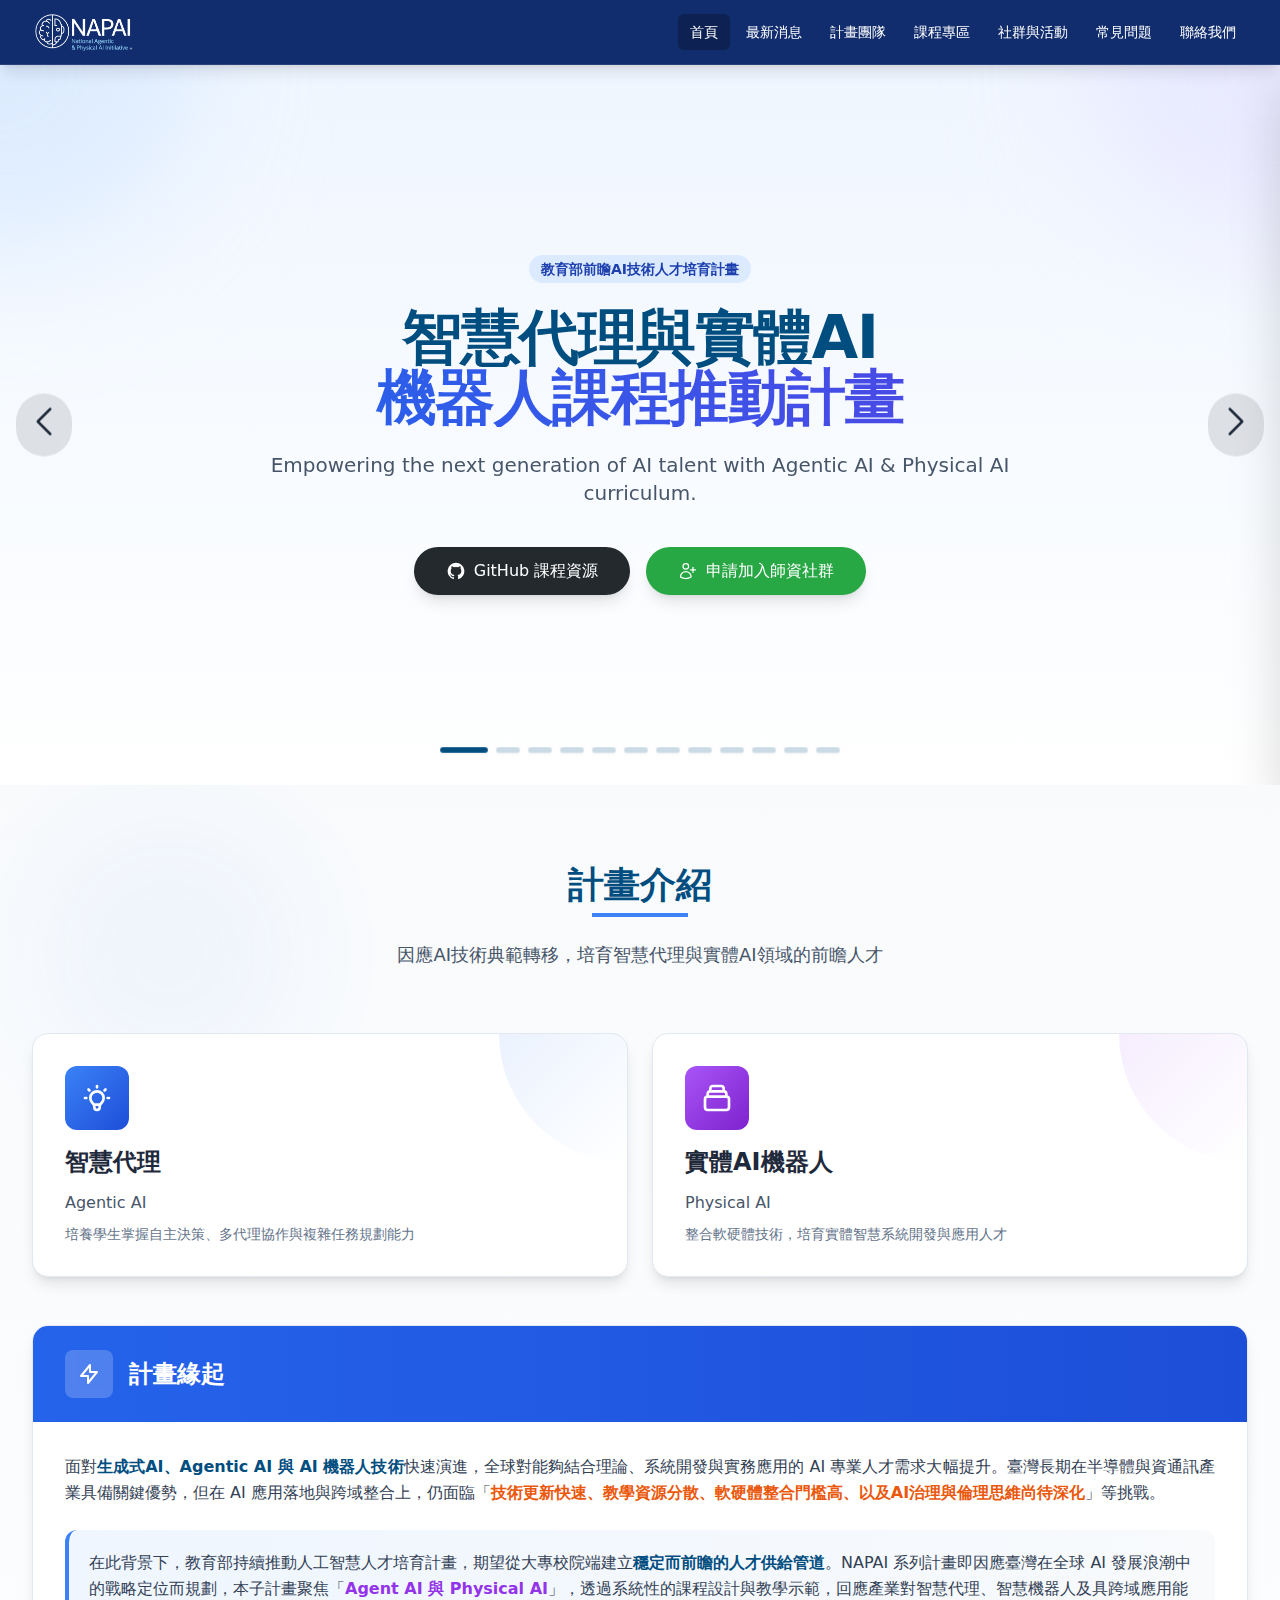
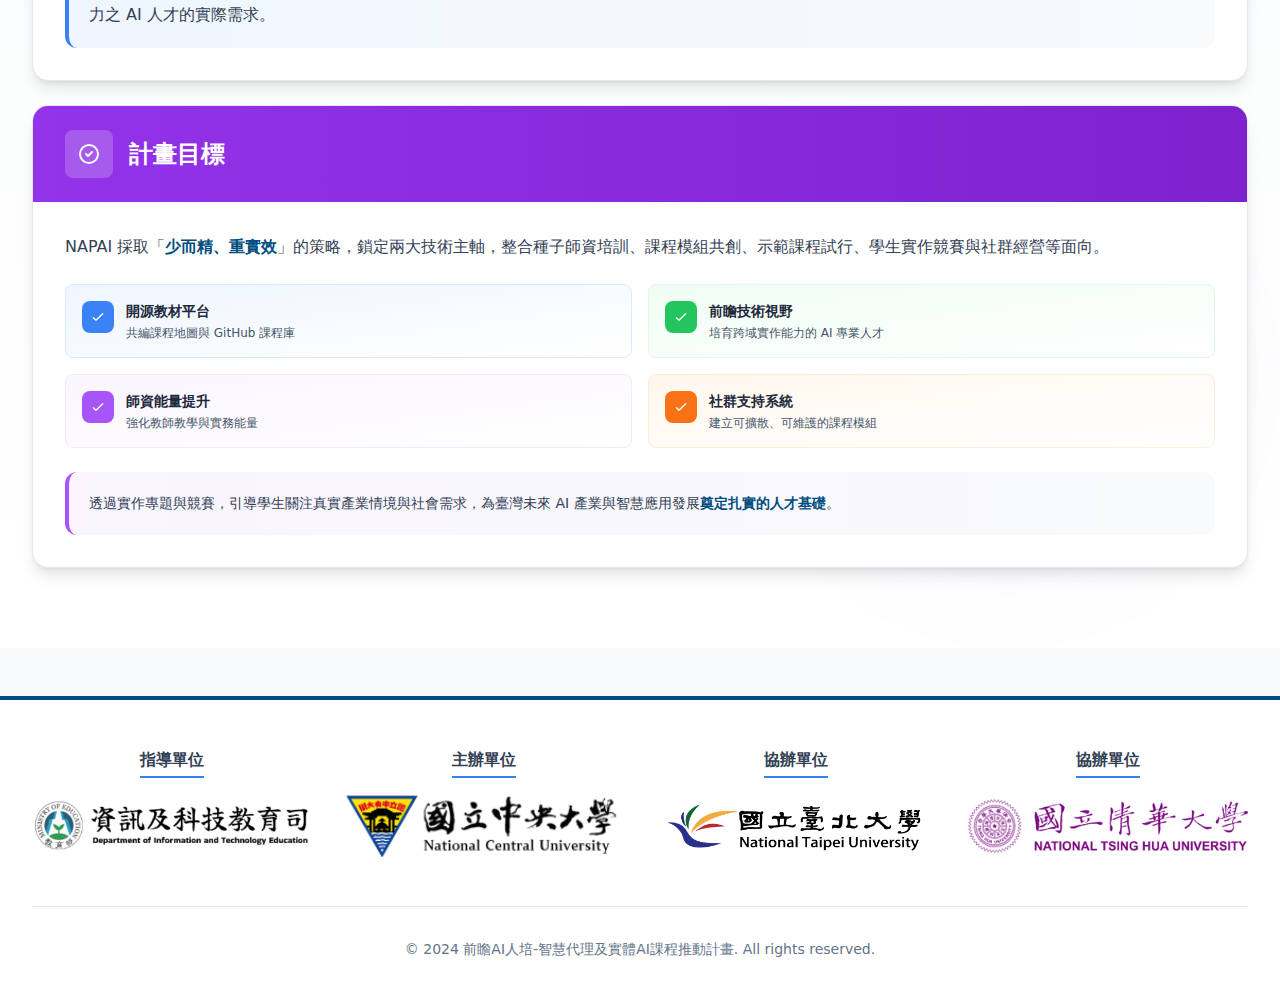
<file: index.html>
<!DOCTYPE html><html><head><meta charset="utf-8"><meta name="viewport" content="width=device-width, initial-scale=1"><title>前瞻AI人培-智慧代理及實體AI課程推動計畫</title><style>html[data-v-25a6c0ae]{scroll-behavior:smooth}</style><style>.animate-blob[data-v-8705da82]{animation:blob-8705da82 7s infinite}.animation-delay-2000[data-v-8705da82]{animation-delay:2s}@keyframes blob-8705da82{0%{transform:translate(-50%,-50%) scale(1)}33%{transform:translate(-50%,-50%) scale(1.1)}66%{transform:translate(-50%,-50%) scale(.9)}to{transform:translate(-50%,-50%) scale(1)}}</style><style>.animate-blob[data-v-44337379]{animation:blob-44337379 7s infinite}.animation-delay-2000[data-v-44337379]{animation-delay:2s}@keyframes blob-44337379{0%{transform:translate(-50%,-50%) scale(1)}33%{transform:translate(-50%,-50%) scale(1.1)}66%{transform:translate(-50%,-50%) scale(.9)}to{transform:translate(-50%,-50%) scale(1)}}</style><link rel="stylesheet" href="/_nuxt/entry.DI6uUDIE.css" crossorigin><style>:where(.i-heroicons\:chevron-left){display:inline-block;width:1em;height:1em;background-color:currentColor;-webkit-mask-image:var(--svg);mask-image:var(--svg);-webkit-mask-repeat:no-repeat;mask-repeat:no-repeat;-webkit-mask-size:100% 100%;mask-size:100% 100%;--svg:url("data:image/svg+xml,%3Csvg xmlns='http://www.w3.org/2000/svg' viewBox='0 0 24 24' width='24' height='24'%3E%3Cpath fill='none' stroke='black' stroke-linecap='round' stroke-linejoin='round' stroke-width='1.5' d='M15.75 19.5L8.25 12l7.5-7.5'/%3E%3C/svg%3E")}:where(.i-heroicons\:chevron-right){display:inline-block;width:1em;height:1em;background-color:currentColor;-webkit-mask-image:var(--svg);mask-image:var(--svg);-webkit-mask-repeat:no-repeat;mask-repeat:no-repeat;-webkit-mask-size:100% 100%;mask-size:100% 100%;--svg:url("data:image/svg+xml,%3Csvg xmlns='http://www.w3.org/2000/svg' viewBox='0 0 24 24' width='24' height='24'%3E%3Cpath fill='none' stroke='black' stroke-linecap='round' stroke-linejoin='round' stroke-width='1.5' d='m8.25 4.5l7.5 7.5l-7.5 7.5'/%3E%3C/svg%3E")}:where(.i-heroicons\:user-plus){display:inline-block;width:1em;height:1em;background-color:currentColor;-webkit-mask-image:var(--svg);mask-image:var(--svg);-webkit-mask-repeat:no-repeat;mask-repeat:no-repeat;-webkit-mask-size:100% 100%;mask-size:100% 100%;--svg:url("data:image/svg+xml,%3Csvg xmlns='http://www.w3.org/2000/svg' viewBox='0 0 24 24' width='24' height='24'%3E%3Cpath fill='none' stroke='black' stroke-linecap='round' stroke-linejoin='round' stroke-width='1.5' d='M18 7.5v3m0 0v3m0-3h3m-3 0h-3m-2.25-4.125a3.375 3.375 0 1 1-6.75 0a3.375 3.375 0 0 1 6.75 0M3 19.235v-.11a6.375 6.375 0 0 1 12.75 0v.109A12.3 12.3 0 0 1 9.374 21C7.043 21 4.862 20.355 3 19.234'/%3E%3C/svg%3E")}:where(.i-uil\:github){display:inline-block;width:1em;height:1em;background-color:currentColor;-webkit-mask-image:var(--svg);mask-image:var(--svg);-webkit-mask-repeat:no-repeat;mask-repeat:no-repeat;-webkit-mask-size:100% 100%;mask-size:100% 100%;--svg:url("data:image/svg+xml,%3Csvg xmlns='http://www.w3.org/2000/svg' viewBox='0 0 24 24' width='24' height='24'%3E%3Cpath fill='black' d='M12 2.247a10 10 0 0 0-3.162 19.487c.5.088.687-.212.687-.475c0-.237-.012-1.025-.012-1.862c-2.513.462-3.163-.613-3.363-1.175a3.64 3.64 0 0 0-1.025-1.413c-.35-.187-.85-.65-.013-.662a2 2 0 0 1 1.538 1.025a2.137 2.137 0 0 0 2.912.825a2.1 2.1 0 0 1 .638-1.338c-2.225-.25-4.55-1.112-4.55-4.937a3.9 3.9 0 0 1 1.025-2.688a3.6 3.6 0 0 1 .1-2.65s.837-.262 2.75 1.025a9.43 9.43 0 0 1 5 0c1.912-1.3 2.75-1.025 2.75-1.025a3.6 3.6 0 0 1 .1 2.65a3.87 3.87 0 0 1 1.025 2.688c0 3.837-2.338 4.687-4.562 4.937a2.37 2.37 0 0 1 .674 1.85c0 1.338-.012 2.413-.012 2.75c0 .263.187.575.687.475A10.005 10.005 0 0 0 12 2.247'/%3E%3C/svg%3E")}</style><link rel="preload" as="fetch" crossorigin="anonymous" href="/_payload.json?a0bd6aec-17e4-4618-9e61-85268b3c378a"><link rel="modulepreload" as="script" crossorigin href="/_nuxt/CdLM33VE.js"><link rel="modulepreload" as="script" crossorigin href="/_nuxt/DR7a7otN.js"><link rel="modulepreload" as="script" crossorigin href="/_nuxt/CL9s2MmM.js"><link rel="modulepreload" as="script" crossorigin href="/_nuxt/DlAUqK2U.js"><link rel="modulepreload" as="script" crossorigin href="/_nuxt/BG4UNQqe.js"><link rel="modulepreload" as="script" crossorigin href="/_nuxt/DydVOlhH.js"><link rel="preload" as="fetch" fetchpriority="low" crossorigin="anonymous" href="/_nuxt/builds/meta/a0bd6aec-17e4-4618-9e61-85268b3c378a.json"><script type="module" src="/_nuxt/CdLM33VE.js" crossorigin></script><meta name="description" content="教育部前瞻AI技術人才培育計畫 - 智慧代理與實體AI機器人課程推動計畫"><link rel="icon" type="image/png" href="/image/logos/logo.png"></head><body><!--teleport start anchor--><!----><!--teleport anchor--><div id="__nuxt"><div class="min-h-screen flex flex-col font-sans text-slate-800 bg-slate-50 selection:bg-blue-200 selection:text-blue-900" data-v-25a6c0ae><nav class="sticky top-0 z-50 bg-[#112D6D] shadow-lg border-b border-white/10" data-v-25a6c0ae><div class="max-w-7xl mx-auto px-4 sm:px-6 lg:px-8" data-v-25a6c0ae><div class="flex items-center justify-between h-16" data-v-25a6c0ae><div class="flex-shrink-0 flex items-center" data-v-25a6c0ae><a aria-current="page" href="/" class="router-link-active router-link-exact-active flex items-center gap-2 group" data-v-25a6c0ae><img class="h-10 w-auto transition-transform group-hover:scale-105" src="/image/logos/logo-removebg.png" alt="NAPAI計畫Logo" data-v-25a6c0ae></a></div><div class="hidden md:block" data-v-25a6c0ae><div class="ml-10 flex items-baseline space-x-1" data-v-25a6c0ae><!--[--><a aria-current="page" href="/" class="bg-[#0d2252] router-link-exact-active px-3 py-2 rounded-md text-sm font-medium text-white hover:bg-blue-600 hover:text-white transition-all duration-200 ease-in-out" data-v-25a6c0ae>首頁</a><a href="/news" class="px-3 py-2 rounded-md text-sm font-medium text-white hover:bg-blue-600 hover:text-white transition-all duration-200 ease-in-out" data-v-25a6c0ae>最新消息</a><a href="/team" class="px-3 py-2 rounded-md text-sm font-medium text-white hover:bg-blue-600 hover:text-white transition-all duration-200 ease-in-out" data-v-25a6c0ae>計畫團隊</a><a href="/curriculum" class="px-3 py-2 rounded-md text-sm font-medium text-white hover:bg-blue-600 hover:text-white transition-all duration-200 ease-in-out" data-v-25a6c0ae>課程專區</a><a href="/community" class="px-3 py-2 rounded-md text-sm font-medium text-white hover:bg-blue-600 hover:text-white transition-all duration-200 ease-in-out" data-v-25a6c0ae>社群與活動</a><a href="/faq" class="px-3 py-2 rounded-md text-sm font-medium text-white hover:bg-blue-600 hover:text-white transition-all duration-200 ease-in-out" data-v-25a6c0ae>常見問題</a><a href="/contact" class="px-3 py-2 rounded-md text-sm font-medium text-white hover:bg-blue-600 hover:text-white transition-all duration-200 ease-in-out" data-v-25a6c0ae>聯絡我們</a><!--]--></div></div><div class="-mr-2 flex md:hidden" data-v-25a6c0ae><button type="button" class="inline-flex items-center justify-center p-2 rounded-md text-blue-200 hover:text-white hover:bg-blue-700 focus:outline-none focus:ring-2 focus:ring-offset-2 focus:ring-offset-blue-800 focus:ring-white" data-v-25a6c0ae><span class="sr-only" data-v-25a6c0ae>Open main menu</span><svg class="h-6 w-6" xmlns="http://www.w3.org/2000/svg" fill="none" viewBox="0 0 24 24" stroke="currentColor" aria-hidden="true" data-v-25a6c0ae><path stroke-linecap="round" stroke-linejoin="round" stroke-width="2" d="M4 6h16M4 12h16M4 18h16" data-v-25a6c0ae></path></svg></button></div></div></div><div class="md:hidden bg-[#112D6D] border-t border-blue-700" style="display:none;" data-v-25a6c0ae><div class="px-2 pt-2 pb-3 space-y-1 sm:px-3" data-v-25a6c0ae><!--[--><a aria-current="page" href="/" class="bg-[#0d2252] router-link-exact-active block px-3 py-2 rounded-md text-base font-medium text-white hover:bg-blue-700 hover:text-white transition-colors" data-v-25a6c0ae>首頁</a><a href="/news" class="block px-3 py-2 rounded-md text-base font-medium text-white hover:bg-blue-700 hover:text-white transition-colors" data-v-25a6c0ae>最新消息</a><a href="/team" class="block px-3 py-2 rounded-md text-base font-medium text-white hover:bg-blue-700 hover:text-white transition-colors" data-v-25a6c0ae>計畫團隊</a><a href="/curriculum" class="block px-3 py-2 rounded-md text-base font-medium text-white hover:bg-blue-700 hover:text-white transition-colors" data-v-25a6c0ae>課程專區</a><a href="/community" class="block px-3 py-2 rounded-md text-base font-medium text-white hover:bg-blue-700 hover:text-white transition-colors" data-v-25a6c0ae>社群與活動</a><a href="/faq" class="block px-3 py-2 rounded-md text-base font-medium text-white hover:bg-blue-700 hover:text-white transition-colors" data-v-25a6c0ae>常見問題</a><a href="/contact" class="block px-3 py-2 rounded-md text-base font-medium text-white hover:bg-blue-700 hover:text-white transition-colors" data-v-25a6c0ae>聯絡我們</a><!--]--></div></div></nav><main class="flex-grow" data-v-25a6c0ae><!--[--><div class="overflow-x-hidden" data-v-8705da82><div class="relative w-full h-[60vh] md:h-[70vh] lg:h-[80vh] overflow-hidden bg-slate-50 group" data-v-8705da82 data-v-44337379><div class="flex w-full h-full transition-transform duration-700 ease-[cubic-bezier(0.25,0.8,0.25,1)]" style="transform:translateX(-0%);" data-v-44337379><div class="min-w-full h-full relative flex flex-col justify-center items-center bg-gradient-to-b from-blue-50 to-white overflow-hidden" data-v-44337379><div class="absolute top-0 left-0 -translate-x-1/2 -translate-y-1/2 w-96 h-96 bg-blue-200 rounded-full mix-blend-multiply filter blur-3xl opacity-30 animate-blob" data-v-44337379></div><div class="absolute top-0 right-0 translate-x-1/2 -translate-y-1/2 w-96 h-96 bg-purple-200 rounded-full mix-blend-multiply filter blur-3xl opacity-30 animate-blob animation-delay-2000" data-v-44337379></div><div class="max-w-7xl mx-auto px-4 sm:px-6 lg:px-8 text-center relative z-10 scale-90 md:scale-100" data-v-44337379><span class="inline-block py-1 px-3 rounded-full bg-blue-100 text-blue-800 text-sm font-semibold mb-6" data-v-44337379> 教育部前瞻AI技術人才培育計畫 </span><h1 class="text-4xl tracking-tight font-extrabold text-[#004d80] sm:text-5xl md:text-6xl mb-6" data-v-44337379><span class="block" data-v-44337379>智慧代理與實體AI</span><span class="block text-transparent bg-clip-text bg-gradient-to-r from-blue-600 to-indigo-600" data-v-44337379>機器人課程推動計畫</span></h1><p class="mt-3 max-w-md mx-auto text-base text-slate-600 sm:text-lg md:text-xl md:max-w-3xl mb-10" data-v-44337379> Empowering the next generation of AI talent with Agentic AI &amp; Physical AI curriculum. </p><div class="flex flex-wrap justify-center gap-4" data-v-44337379><a href="/curriculum" class="px-8 py-3 rounded-full flex items-center justify-center gap-2 bg-[#24292e] text-white hover:bg-slate-800 transition shadow-lg hover:shadow-xl transform hover:-translate-y-0.5 font-medium" data-v-44337379><span class="iconify i-uil:github" aria-hidden="true" style="font-size:20px;" data-v-44337379></span> GitHub 課程資源 </a><button class="px-8 py-3 rounded-full flex items-center justify-center gap-2 bg-[#28a745] text-white hover:bg-green-600 transition shadow-lg hover:shadow-xl transform hover:-translate-y-0.5 font-medium" data-v-44337379><span class="iconify i-heroicons:user-plus" aria-hidden="true" style="font-size:20px;" data-v-44337379></span> 申請加入師資社群 </button></div></div></div><!--[--><div class="min-w-full h-full relative" data-v-44337379><div class="absolute inset-0 overflow-hidden bg-slate-900" data-v-44337379><img src="/image/intro/投影片1.PNG" alt="" class="w-full h-full object-cover blur-3xl scale-110 opacity-50 brightness-50" data-v-44337379></div><div class="relative w-full h-full flex items-center justify-center" data-v-44337379><img src="/image/intro/投影片1.PNG" alt="Intro Slide" class="w-full h-full object-contain drop-shadow-2xl" data-v-44337379></div></div><div class="min-w-full h-full relative" data-v-44337379><div class="absolute inset-0 overflow-hidden bg-slate-900" data-v-44337379><img src="/image/intro/投影片2.PNG" alt="" class="w-full h-full object-cover blur-3xl scale-110 opacity-50 brightness-50" data-v-44337379></div><div class="relative w-full h-full flex items-center justify-center" data-v-44337379><img src="/image/intro/投影片2.PNG" alt="Intro Slide" class="w-full h-full object-contain drop-shadow-2xl" data-v-44337379></div></div><div class="min-w-full h-full relative" data-v-44337379><div class="absolute inset-0 overflow-hidden bg-slate-900" data-v-44337379><img src="/image/intro/投影片3.PNG" alt="" class="w-full h-full object-cover blur-3xl scale-110 opacity-50 brightness-50" data-v-44337379></div><div class="relative w-full h-full flex items-center justify-center" data-v-44337379><img src="/image/intro/投影片3.PNG" alt="Intro Slide" class="w-full h-full object-contain drop-shadow-2xl" data-v-44337379></div></div><div class="min-w-full h-full relative" data-v-44337379><div class="absolute inset-0 overflow-hidden bg-slate-900" data-v-44337379><img src="/image/intro/投影片4.PNG" alt="" class="w-full h-full object-cover blur-3xl scale-110 opacity-50 brightness-50" data-v-44337379></div><div class="relative w-full h-full flex items-center justify-center" data-v-44337379><img src="/image/intro/投影片4.PNG" alt="Intro Slide" class="w-full h-full object-contain drop-shadow-2xl" data-v-44337379></div></div><div class="min-w-full h-full relative" data-v-44337379><div class="absolute inset-0 overflow-hidden bg-slate-900" data-v-44337379><img src="/image/intro/投影片5.PNG" alt="" class="w-full h-full object-cover blur-3xl scale-110 opacity-50 brightness-50" data-v-44337379></div><div class="relative w-full h-full flex items-center justify-center" data-v-44337379><img src="/image/intro/投影片5.PNG" alt="Intro Slide" class="w-full h-full object-contain drop-shadow-2xl" data-v-44337379></div></div><div class="min-w-full h-full relative" data-v-44337379><div class="absolute inset-0 overflow-hidden bg-slate-900" data-v-44337379><img src="/image/intro/投影片6.PNG" alt="" class="w-full h-full object-cover blur-3xl scale-110 opacity-50 brightness-50" data-v-44337379></div><div class="relative w-full h-full flex items-center justify-center" data-v-44337379><img src="/image/intro/投影片6.PNG" alt="Intro Slide" class="w-full h-full object-contain drop-shadow-2xl" data-v-44337379></div></div><div class="min-w-full h-full relative" data-v-44337379><div class="absolute inset-0 overflow-hidden bg-slate-900" data-v-44337379><img src="/image/intro/投影片7.PNG" alt="" class="w-full h-full object-cover blur-3xl scale-110 opacity-50 brightness-50" data-v-44337379></div><div class="relative w-full h-full flex items-center justify-center" data-v-44337379><img src="/image/intro/投影片7.PNG" alt="Intro Slide" class="w-full h-full object-contain drop-shadow-2xl" data-v-44337379></div></div><div class="min-w-full h-full relative" data-v-44337379><div class="absolute inset-0 overflow-hidden bg-slate-900" data-v-44337379><img src="/image/intro/投影片8.PNG" alt="" class="w-full h-full object-cover blur-3xl scale-110 opacity-50 brightness-50" data-v-44337379></div><div class="relative w-full h-full flex items-center justify-center" data-v-44337379><img src="/image/intro/投影片8.PNG" alt="Intro Slide" class="w-full h-full object-contain drop-shadow-2xl" data-v-44337379></div></div><div class="min-w-full h-full relative" data-v-44337379><div class="absolute inset-0 overflow-hidden bg-slate-900" data-v-44337379><img src="/image/intro/投影片9.PNG" alt="" class="w-full h-full object-cover blur-3xl scale-110 opacity-50 brightness-50" data-v-44337379></div><div class="relative w-full h-full flex items-center justify-center" data-v-44337379><img src="/image/intro/投影片9.PNG" alt="Intro Slide" class="w-full h-full object-contain drop-shadow-2xl" data-v-44337379></div></div><div class="min-w-full h-full relative" data-v-44337379><div class="absolute inset-0 overflow-hidden bg-slate-900" data-v-44337379><img src="/image/intro/投影片10.PNG" alt="" class="w-full h-full object-cover blur-3xl scale-110 opacity-50 brightness-50" data-v-44337379></div><div class="relative w-full h-full flex items-center justify-center" data-v-44337379><img src="/image/intro/投影片10.PNG" alt="Intro Slide" class="w-full h-full object-contain drop-shadow-2xl" data-v-44337379></div></div><div class="min-w-full h-full relative" data-v-44337379><div class="absolute inset-0 overflow-hidden bg-slate-900" data-v-44337379><img src="/image/intro/投影片11.PNG" alt="" class="w-full h-full object-cover blur-3xl scale-110 opacity-50 brightness-50" data-v-44337379></div><div class="relative w-full h-full flex items-center justify-center" data-v-44337379><img src="/image/intro/投影片11.PNG" alt="Intro Slide" class="w-full h-full object-contain drop-shadow-2xl" data-v-44337379></div></div><!--]--></div><button class="absolute top-1/2 left-4 z-20 transform -translate-y-1/2 bg-black/10 hover:bg-black/30 text-slate-800 hover:text-white p-2 rounded-full backdrop-blur-sm transition-all focus:outline-none" data-v-44337379><span class="iconify i-heroicons:chevron-left w-8 h-8 md:w-10 md:h-10" aria-hidden="true" style="" data-v-44337379></span></button><button class="absolute top-1/2 right-4 z-20 transform -translate-y-1/2 bg-black/10 hover:bg-black/30 text-slate-800 hover:text-white p-2 rounded-full backdrop-blur-sm transition-all focus:outline-none" data-v-44337379><span class="iconify i-heroicons:chevron-right w-8 h-8 md:w-10 md:h-10" aria-hidden="true" style="" data-v-44337379></span></button><div class="absolute bottom-8 left-1/2 transform -translate-x-1/2 z-20 flex space-x-2" data-v-44337379><!--[--><button class="w-12 bg-[#004d80] h-1.5 rounded-full transition-all duration-300 focus:outline-none shadow-sm backdrop-blur-sm border border-white/20" data-v-44337379></button><button class="w-6 bg-[#004d80]/20 hover:bg-[#004d80]/50 h-1.5 rounded-full transition-all duration-300 focus:outline-none shadow-sm backdrop-blur-sm border border-white/20" data-v-44337379></button><button class="w-6 bg-[#004d80]/20 hover:bg-[#004d80]/50 h-1.5 rounded-full transition-all duration-300 focus:outline-none shadow-sm backdrop-blur-sm border border-white/20" data-v-44337379></button><button class="w-6 bg-[#004d80]/20 hover:bg-[#004d80]/50 h-1.5 rounded-full transition-all duration-300 focus:outline-none shadow-sm backdrop-blur-sm border border-white/20" data-v-44337379></button><button class="w-6 bg-[#004d80]/20 hover:bg-[#004d80]/50 h-1.5 rounded-full transition-all duration-300 focus:outline-none shadow-sm backdrop-blur-sm border border-white/20" data-v-44337379></button><button class="w-6 bg-[#004d80]/20 hover:bg-[#004d80]/50 h-1.5 rounded-full transition-all duration-300 focus:outline-none shadow-sm backdrop-blur-sm border border-white/20" data-v-44337379></button><button class="w-6 bg-[#004d80]/20 hover:bg-[#004d80]/50 h-1.5 rounded-full transition-all duration-300 focus:outline-none shadow-sm backdrop-blur-sm border border-white/20" data-v-44337379></button><button class="w-6 bg-[#004d80]/20 hover:bg-[#004d80]/50 h-1.5 rounded-full transition-all duration-300 focus:outline-none shadow-sm backdrop-blur-sm border border-white/20" data-v-44337379></button><button class="w-6 bg-[#004d80]/20 hover:bg-[#004d80]/50 h-1.5 rounded-full transition-all duration-300 focus:outline-none shadow-sm backdrop-blur-sm border border-white/20" data-v-44337379></button><button class="w-6 bg-[#004d80]/20 hover:bg-[#004d80]/50 h-1.5 rounded-full transition-all duration-300 focus:outline-none shadow-sm backdrop-blur-sm border border-white/20" data-v-44337379></button><button class="w-6 bg-[#004d80]/20 hover:bg-[#004d80]/50 h-1.5 rounded-full transition-all duration-300 focus:outline-none shadow-sm backdrop-blur-sm border border-white/20" data-v-44337379></button><button class="w-6 bg-[#004d80]/20 hover:bg-[#004d80]/50 h-1.5 rounded-full transition-all duration-300 focus:outline-none shadow-sm backdrop-blur-sm border border-white/20" data-v-44337379></button><!--]--></div></div><section id="about" class="py-20 bg-gradient-to-b from-slate-50 to-white relative overflow-hidden" data-v-8705da82><div class="absolute top-0 left-0 w-full h-full pointer-events-none opacity-5" data-v-8705da82><div class="absolute top-10 left-10 w-64 h-64 bg-blue-500 rounded-full blur-3xl" data-v-8705da82></div><div class="absolute bottom-20 right-20 w-96 h-96 bg-purple-500 rounded-full blur-3xl" data-v-8705da82></div></div><div class="max-w-7xl mx-auto px-4 sm:px-6 lg:px-8 relative z-10" data-v-8705da82><div class="text-center mb-16" data-v-8705da82><h2 class="text-4xl font-bold text-[#004d80] inline-block relative after:content-[&#39;&#39;] after:block after:w-2/3 after:h-1 after:bg-blue-500 after:mx-auto after:mt-2" data-v-8705da82>計畫介紹</h2><p class="mt-6 text-lg text-slate-600 max-w-3xl mx-auto" data-v-8705da82>因應AI技術典範轉移，培育智慧代理與實體AI領域的前瞻人才</p></div><div class="grid grid-cols-1 md:grid-cols-2 gap-6 mb-12" data-v-8705da82><div class="group bg-white rounded-2xl shadow-lg border border-slate-200 p-8 hover:shadow-2xl hover:-translate-y-1 transition-all duration-300 relative overflow-hidden" data-v-8705da82><div class="absolute top-0 right-0 w-32 h-32 bg-gradient-to-br from-blue-500/10 to-transparent rounded-bl-full" data-v-8705da82></div><div class="relative z-10" data-v-8705da82><div class="w-16 h-16 bg-gradient-to-br from-blue-500 to-blue-700 rounded-xl flex items-center justify-center mb-4 group-hover:scale-110 transition-transform" data-v-8705da82><svg class="w-8 h-8 text-white" fill="none" stroke="currentColor" viewBox="0 0 24 24" data-v-8705da82><path stroke-linecap="round" stroke-linejoin="round" stroke-width="2" d="M9.663 17h4.673M12 3v1m6.364 1.636l-.707.707M21 12h-1M4 12H3m3.343-5.657l-.707-.707m2.828 9.9a5 5 0 117.072 0l-.548.547A3.374 3.374 0 0014 18.469V19a2 2 0 11-4 0v-.531c0-.895-.356-1.754-.988-2.386l-.548-.547z" data-v-8705da82></path></svg></div><h3 class="text-2xl font-bold text-slate-800 mb-3 group-hover:text-[#004d80] transition-colors" data-v-8705da82>智慧代理</h3><p class="text-slate-600 leading-relaxed" data-v-8705da82>Agentic AI</p><p class="text-sm text-slate-500 mt-2" data-v-8705da82>培養學生掌握自主決策、多代理協作與複雜任務規劃能力</p></div></div><div class="group bg-white rounded-2xl shadow-lg border border-slate-200 p-8 hover:shadow-2xl hover:-translate-y-1 transition-all duration-300 relative overflow-hidden" data-v-8705da82><div class="absolute top-0 right-0 w-32 h-32 bg-gradient-to-br from-purple-500/10 to-transparent rounded-bl-full" data-v-8705da82></div><div class="relative z-10" data-v-8705da82><div class="w-16 h-16 bg-gradient-to-br from-purple-500 to-purple-700 rounded-xl flex items-center justify-center mb-4 group-hover:scale-110 transition-transform" data-v-8705da82><svg class="w-8 h-8 text-white" fill="none" stroke="currentColor" viewBox="0 0 24 24" data-v-8705da82><path stroke-linecap="round" stroke-linejoin="round" stroke-width="2" d="M19 11H5m14 0a2 2 0 012 2v6a2 2 0 01-2 2H5a2 2 0 01-2-2v-6a2 2 0 012-2m14 0V9a2 2 0 00-2-2M5 11V9a2 2 0 012-2m0 0V5a2 2 0 012-2h6a2 2 0 012 2v2M7 7h10" data-v-8705da82></path></svg></div><h3 class="text-2xl font-bold text-slate-800 mb-3 group-hover:text-[#004d80] transition-colors" data-v-8705da82>實體AI機器人</h3><p class="text-slate-600 leading-relaxed" data-v-8705da82>Physical AI</p><p class="text-sm text-slate-500 mt-2" data-v-8705da82>整合軟硬體技術，培育實體智慧系統開發與應用人才</p></div></div></div><div class="space-y-6" data-v-8705da82><div class="bg-white rounded-2xl shadow-lg border border-slate-200 overflow-hidden hover:shadow-xl transition-shadow duration-300" data-v-8705da82><div class="bg-gradient-to-r from-blue-600 to-blue-700 px-8 py-6" data-v-8705da82><div class="flex items-center gap-4" data-v-8705da82><div class="w-12 h-12 bg-white/20 backdrop-blur-sm rounded-lg flex items-center justify-center" data-v-8705da82><svg class="w-6 h-6 text-white" fill="none" stroke="currentColor" viewBox="0 0 24 24" data-v-8705da82><path stroke-linecap="round" stroke-linejoin="round" stroke-width="2" d="M13 10V3L4 14h7v7l9-11h-7z" data-v-8705da82></path></svg></div><h3 class="text-2xl font-bold text-white" data-v-8705da82>計畫緣起</h3></div></div><div class="p-8" data-v-8705da82><p class="text-slate-700 leading-relaxed text-justify" data-v-8705da82> 面對<span class="font-semibold text-[#004d80]" data-v-8705da82>生成式AI、Agentic AI 與 AI 機器人技術</span>快速演進，全球對能夠結合理論、系統開發與實務應用的 AI 專業人才需求大幅提升。臺灣長期在半導體與資通訊產業具備關鍵優勢，但在 AI 應用落地與跨域整合上，仍面臨「<span class="font-semibold text-orange-600" data-v-8705da82>技術更新快速、教學資源分散、軟硬體整合門檻高、以及AI治理與倫理思維尚待深化</span>」等挑戰。 </p><div class="mt-6 p-5 bg-gradient-to-r from-blue-50 to-slate-50 rounded-xl border-l-4 border-blue-500" data-v-8705da82><p class="text-slate-700 leading-relaxed" data-v-8705da82> 在此背景下，教育部持續推動人工智慧人才培育計畫，期望從大專校院端建立<span class="font-semibold text-[#004d80]" data-v-8705da82>穩定而前瞻的人才供給管道</span>。NAPAI 系列計畫即因應臺灣在全球 AI 發展浪潮中的戰略定位而規劃，本子計畫聚焦「<span class="font-semibold text-purple-600" data-v-8705da82>Agent AI 與 Physical AI</span>」，透過系統性的課程設計與教學示範，回應產業對智慧代理、智慧機器人及具跨域應用能力之 AI 人才的實際需求。 </p></div></div></div><div class="bg-white rounded-2xl shadow-lg border border-slate-200 overflow-hidden hover:shadow-xl transition-shadow duration-300" data-v-8705da82><div class="bg-gradient-to-r from-purple-600 to-purple-700 px-8 py-6" data-v-8705da82><div class="flex items-center gap-4" data-v-8705da82><div class="w-12 h-12 bg-white/20 backdrop-blur-sm rounded-lg flex items-center justify-center" data-v-8705da82><svg class="w-6 h-6 text-white" fill="none" stroke="currentColor" viewBox="0 0 24 24" data-v-8705da82><path stroke-linecap="round" stroke-linejoin="round" stroke-width="2" d="M9 12l2 2 4-4m6 2a9 9 0 11-18 0 9 9 0 0118 0z" data-v-8705da82></path></svg></div><h3 class="text-2xl font-bold text-white" data-v-8705da82>計畫目標</h3></div></div><div class="p-8" data-v-8705da82><p class="text-slate-700 leading-relaxed mb-6" data-v-8705da82> NAPAI 採取「<span class="font-bold text-[#004d80]" data-v-8705da82>少而精、重實效</span>」的策略，鎖定兩大技術主軸，整合種子師資培訓、課程模組共創、示範課程試行、學生實作競賽與社群經營等面向。 </p><div class="grid grid-cols-1 md:grid-cols-2 gap-4 mb-6" data-v-8705da82><div class="flex items-start gap-3 p-4 bg-gradient-to-br from-blue-50 to-white rounded-lg border border-blue-100" data-v-8705da82><div class="flex-shrink-0 w-8 h-8 bg-blue-500 rounded-lg flex items-center justify-center" data-v-8705da82><svg class="w-4 h-4 text-white" fill="none" stroke="currentColor" viewBox="0 0 24 24" data-v-8705da82><path stroke-linecap="round" stroke-linejoin="round" stroke-width="2" d="M5 13l4 4L19 7" data-v-8705da82></path></svg></div><div class="flex-1" data-v-8705da82><p class="text-sm font-semibold text-slate-800" data-v-8705da82>開源教材平台</p><p class="text-xs text-slate-600 mt-1" data-v-8705da82>共編課程地圖與 GitHub 課程庫</p></div></div><div class="flex items-start gap-3 p-4 bg-gradient-to-br from-green-50 to-white rounded-lg border border-green-100" data-v-8705da82><div class="flex-shrink-0 w-8 h-8 bg-green-500 rounded-lg flex items-center justify-center" data-v-8705da82><svg class="w-4 h-4 text-white" fill="none" stroke="currentColor" viewBox="0 0 24 24" data-v-8705da82><path stroke-linecap="round" stroke-linejoin="round" stroke-width="2" d="M5 13l4 4L19 7" data-v-8705da82></path></svg></div><div class="flex-1" data-v-8705da82><p class="text-sm font-semibold text-slate-800" data-v-8705da82>前瞻技術視野</p><p class="text-xs text-slate-600 mt-1" data-v-8705da82>培育跨域實作能力的 AI 專業人才</p></div></div><div class="flex items-start gap-3 p-4 bg-gradient-to-br from-purple-50 to-white rounded-lg border border-purple-100" data-v-8705da82><div class="flex-shrink-0 w-8 h-8 bg-purple-500 rounded-lg flex items-center justify-center" data-v-8705da82><svg class="w-4 h-4 text-white" fill="none" stroke="currentColor" viewBox="0 0 24 24" data-v-8705da82><path stroke-linecap="round" stroke-linejoin="round" stroke-width="2" d="M5 13l4 4L19 7" data-v-8705da82></path></svg></div><div class="flex-1" data-v-8705da82><p class="text-sm font-semibold text-slate-800" data-v-8705da82>師資能量提升</p><p class="text-xs text-slate-600 mt-1" data-v-8705da82>強化教師教學與實務能量</p></div></div><div class="flex items-start gap-3 p-4 bg-gradient-to-br from-orange-50 to-white rounded-lg border border-orange-100" data-v-8705da82><div class="flex-shrink-0 w-8 h-8 bg-orange-500 rounded-lg flex items-center justify-center" data-v-8705da82><svg class="w-4 h-4 text-white" fill="none" stroke="currentColor" viewBox="0 0 24 24" data-v-8705da82><path stroke-linecap="round" stroke-linejoin="round" stroke-width="2" d="M5 13l4 4L19 7" data-v-8705da82></path></svg></div><div class="flex-1" data-v-8705da82><p class="text-sm font-semibold text-slate-800" data-v-8705da82>社群支持系統</p><p class="text-xs text-slate-600 mt-1" data-v-8705da82>建立可擴散、可維護的課程模組</p></div></div></div><div class="p-5 bg-gradient-to-r from-purple-50 to-slate-50 rounded-xl border-l-4 border-purple-500" data-v-8705da82><p class="text-slate-700 leading-relaxed text-sm" data-v-8705da82> 透過實作專題與競賽，引導學生關注真實產業情境與社會需求，為臺灣未來 AI 產業與智慧應用發展<span class="font-semibold text-[#004d80]" data-v-8705da82>奠定扎實的人才基礎</span>。 </p></div></div></div></div></div></section><!--teleport start--><!--teleport end--></div><!--]--></main><footer class="bg-white border-t-4 border-[#004d80] pt-12 pb-8 mt-12" data-v-25a6c0ae><div class="max-w-7xl mx-auto px-4 sm:px-6 lg:px-8" data-v-25a6c0ae><div class="grid grid-cols-1 md:grid-cols-2 lg:grid-cols-4 gap-8" data-v-25a6c0ae><div class="flex flex-col items-center" data-v-25a6c0ae><span class="font-bold text-slate-700 mb-4 pb-1 border-b-2 border-blue-500" data-v-25a6c0ae>指導單位</span><img src="/image/logos/logo_ITE.png" alt="指導單位" class="h-16 object-contain hover:scale-105 transition-transform" data-v-25a6c0ae></div><div class="flex flex-col items-center" data-v-25a6c0ae><span class="font-bold text-slate-700 mb-4 pb-1 border-b-2 border-blue-500" data-v-25a6c0ae>主辦單位</span><img src="/image/logos/logo_NCU.png" alt="主辦單位" class="h-16 object-contain hover:scale-105 transition-transform" data-v-25a6c0ae></div><div class="flex flex-col items-center" data-v-25a6c0ae><span class="font-bold text-slate-700 mb-4 pb-1 border-b-2 border-blue-500" data-v-25a6c0ae>協辦單位</span><img src="/image/logos/logo_NTPU.png" alt="協辦單位" class="h-16 object-contain hover:scale-105 transition-transform" data-v-25a6c0ae></div><div class="flex flex-col items-center" data-v-25a6c0ae><span class="font-bold text-slate-700 mb-4 pb-1 border-b-2 border-blue-500" data-v-25a6c0ae>協辦單位</span><img src="/image/logos/logo_NTHU.jpg" alt="協辦單位" class="h-16 object-contain hover:scale-105 transition-transform" data-v-25a6c0ae></div></div><div class="mt-12 pt-8 border-t border-slate-200 text-center text-slate-500 text-sm" data-v-25a6c0ae><p data-v-25a6c0ae>© 2024 前瞻AI人培-智慧代理及實體AI課程推動計畫. All rights reserved.</p></div></div></footer></div></div><div id="teleports"></div><script>window.__NUXT__={};window.__NUXT__.config={public:{},app:{baseURL:"/",buildId:"a0bd6aec-17e4-4618-9e61-85268b3c378a",buildAssetsDir:"/_nuxt/",cdnURL:""}}</script><script type="application/json" data-nuxt-data="nuxt-app" data-ssr="true" id="__NUXT_DATA__" data-src="/_payload.json?a0bd6aec-17e4-4618-9e61-85268b3c378a">[{"state":1,"once":3,"_errors":4,"serverRendered":6,"path":7,"pinia":8,"prerenderedAt":10},["Reactive",2],{},["Set"],["ShallowReactive",5],{},true,"/",["Reactive",9],{},1766841088826]</script></body></html>
</file>
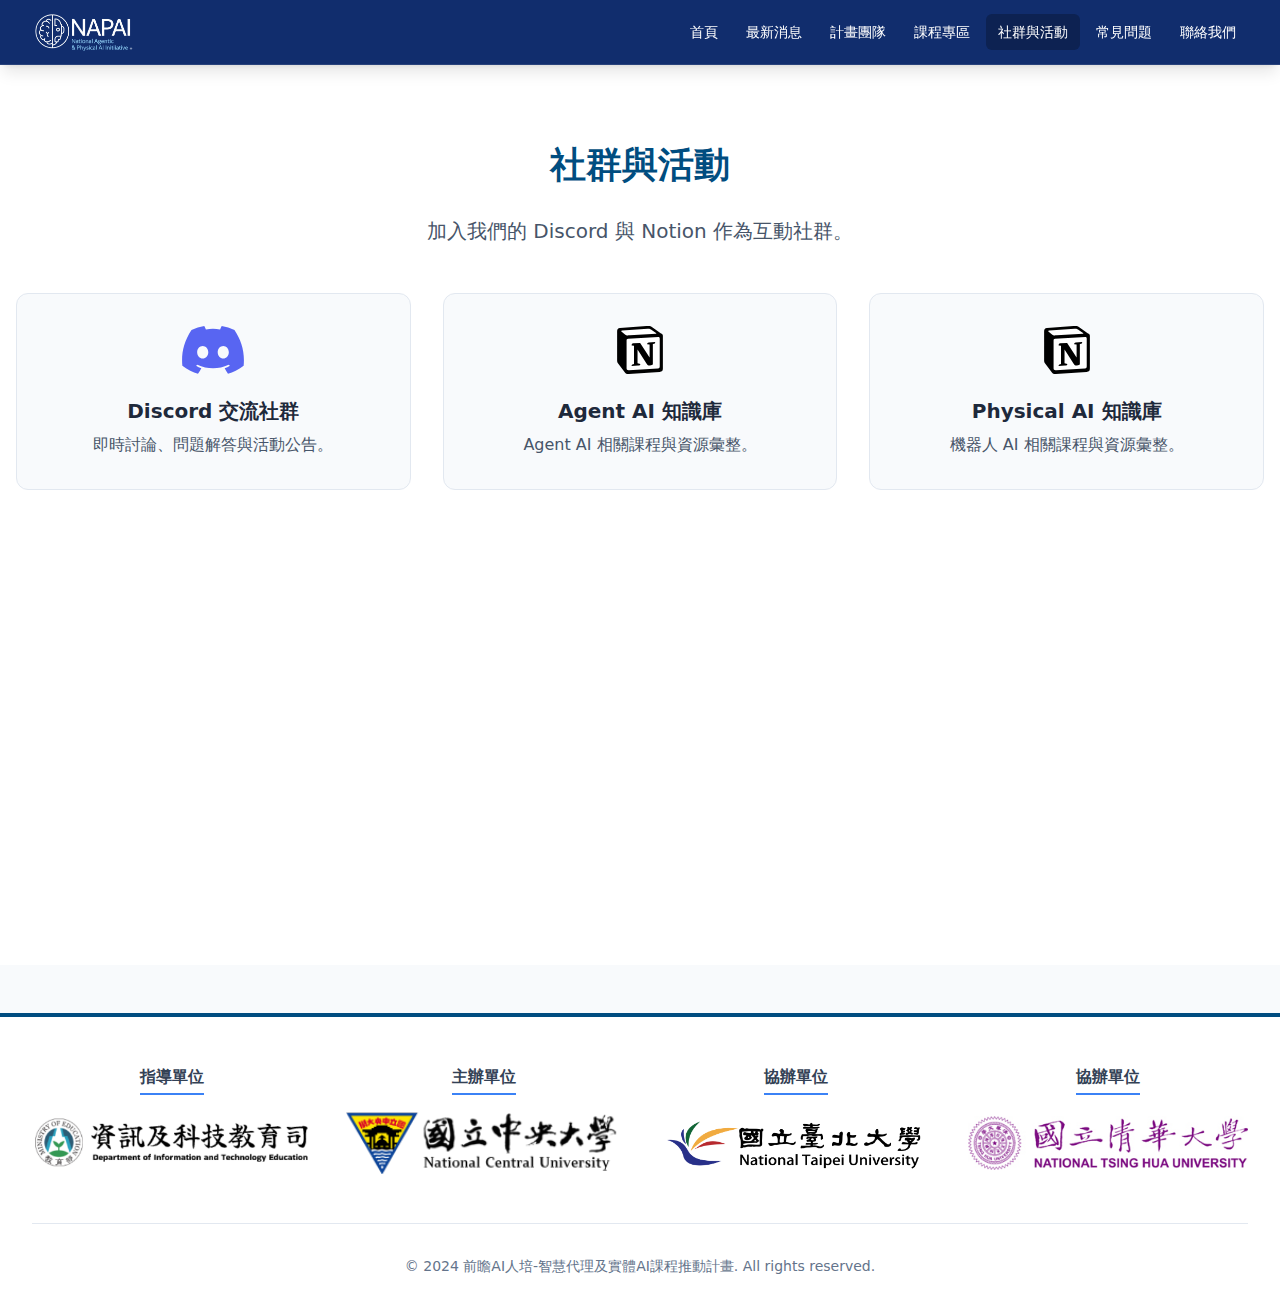
<file: community/index.html>
<!DOCTYPE html><html><head><meta charset="utf-8"><meta name="viewport" content="width=device-width, initial-scale=1"><title>社群與活動 - 前瞻AI人培</title><style>html[data-v-25a6c0ae]{scroll-behavior:smooth}</style><link rel="stylesheet" href="/_nuxt/entry.DI6uUDIE.css" crossorigin><style>:where(.i-logos\:discord-icon){display:inline-block;width:1.29em;height:1em;background-repeat:no-repeat;background-size:100% 100%;background-image:url("data:image/svg+xml,%3Csvg xmlns='http://www.w3.org/2000/svg' viewBox='0 0 256 199' width='256' height='199'%3E%3Cpath fill='%235865F2' d='M216.856 16.597A208.5 208.5 0 0 0 164.042 0c-2.275 4.113-4.933 9.645-6.766 14.046q-29.538-4.442-58.533 0c-1.832-4.4-4.55-9.933-6.846-14.046a207.8 207.8 0 0 0-52.855 16.638C5.618 67.147-3.443 116.4 1.087 164.956c22.169 16.555 43.653 26.612 64.775 33.193A161 161 0 0 0 79.735 175.3a136.4 136.4 0 0 1-21.846-10.632a109 109 0 0 0 5.356-4.237c42.122 19.702 87.89 19.702 129.51 0a132 132 0 0 0 5.355 4.237a136 136 0 0 1-21.886 10.653c4.006 8.02 8.638 15.67 13.873 22.848c21.142-6.58 42.646-16.637 64.815-33.213c5.316-56.288-9.08-105.09-38.056-148.36M85.474 135.095c-12.645 0-23.015-11.805-23.015-26.18s10.149-26.2 23.015-26.2s23.236 11.804 23.015 26.2c.02 14.375-10.148 26.18-23.015 26.18m85.051 0c-12.645 0-23.014-11.805-23.014-26.18s10.148-26.2 23.014-26.2c12.867 0 23.236 11.804 23.015 26.2c0 14.375-10.148 26.18-23.015 26.18'/%3E%3C/svg%3E")}:where(.i-logos\:notion-icon){display:inline-block;width:0.96em;height:1em;background-repeat:no-repeat;background-size:100% 100%;background-image:url("data:image/svg+xml,%3Csvg xmlns='http://www.w3.org/2000/svg' viewBox='0 0 256 268' width='256' height='268'%3E%3Cpath fill='%23FFF' d='M16.092 11.538L164.09.608c18.179-1.56 22.85-.508 34.28 7.801l47.243 33.282C253.406 47.414 256 48.975 256 55.207v182.527c0 11.439-4.155 18.205-18.696 19.24L65.44 267.378c-10.913.517-16.11-1.043-21.825-8.327L8.826 213.814C2.586 205.487 0 199.254 0 191.97V29.726c0-9.352 4.155-17.153 16.092-18.188'/%3E%3Cpath d='M164.09.608L16.092 11.538C4.155 12.573 0 20.374 0 29.726v162.245c0 7.284 2.585 13.516 8.826 21.843l34.789 45.237c5.715 7.284 10.912 8.844 21.825 8.327l171.864-10.404c14.532-1.035 18.696-7.801 18.696-19.24V55.207c0-5.911-2.336-7.614-9.21-12.66l-1.185-.856L198.37 8.409C186.94.1 182.27-.952 164.09.608M69.327 52.22c-14.033.945-17.216 1.159-25.186-5.323L23.876 30.778c-2.06-2.086-1.026-4.69 4.163-5.207l142.274-10.395c11.947-1.043 18.17 3.12 22.842 6.758l24.401 17.68c1.043.525 3.638 3.637.517 3.637L71.146 52.095zm-16.36 183.954V81.222c0-6.767 2.077-9.887 8.3-10.413L230.02 60.93c5.724-.517 8.31 3.12 8.31 9.879v153.917c0 6.767-1.044 12.49-10.387 13.008l-161.487 9.361c-9.343.517-13.489-2.594-13.489-10.921M212.377 89.53c1.034 4.681 0 9.362-4.681 9.897l-7.783 1.542v114.404c-6.758 3.637-12.981 5.715-18.18 5.715c-8.308 0-10.386-2.604-16.609-10.396l-50.898-80.079v77.476l16.1 3.646s0 9.362-12.989 9.362l-35.814 2.077c-1.043-2.086 0-7.284 3.63-8.318l9.351-2.595V109.823l-12.98-1.052c-1.044-4.68 1.55-11.439 8.826-11.965l38.426-2.585l52.958 81.113v-71.76l-13.498-1.552c-1.043-5.733 3.111-9.896 8.3-10.404z'/%3E%3C/svg%3E")}</style><link rel="preload" as="fetch" crossorigin="anonymous" href="/community/_payload.json?a0bd6aec-17e4-4618-9e61-85268b3c378a"><link rel="modulepreload" as="script" crossorigin href="/_nuxt/CdLM33VE.js"><link rel="modulepreload" as="script" crossorigin href="/_nuxt/DR7a7otN.js"><link rel="modulepreload" as="script" crossorigin href="/_nuxt/CL9s2MmM.js"><link rel="modulepreload" as="script" crossorigin href="/_nuxt/DlAUqK2U.js"><link rel="modulepreload" as="script" crossorigin href="/_nuxt/BK3OAg8N.js"><link rel="modulepreload" as="script" crossorigin href="/_nuxt/DydVOlhH.js"><link rel="preload" as="fetch" fetchpriority="low" crossorigin="anonymous" href="/_nuxt/builds/meta/a0bd6aec-17e4-4618-9e61-85268b3c378a.json"><script type="module" src="/_nuxt/CdLM33VE.js" crossorigin></script><meta name="description" content="教育部前瞻AI技術人才培育計畫 - 智慧代理與實體AI機器人課程推動計畫"><link rel="icon" type="image/png" href="/image/logos/logo.png"></head><body><div id="__nuxt"><div class="min-h-screen flex flex-col font-sans text-slate-800 bg-slate-50 selection:bg-blue-200 selection:text-blue-900" data-v-25a6c0ae><nav class="sticky top-0 z-50 bg-[#112D6D] shadow-lg border-b border-white/10" data-v-25a6c0ae><div class="max-w-7xl mx-auto px-4 sm:px-6 lg:px-8" data-v-25a6c0ae><div class="flex items-center justify-between h-16" data-v-25a6c0ae><div class="flex-shrink-0 flex items-center" data-v-25a6c0ae><a href="/" class="flex items-center gap-2 group" data-v-25a6c0ae><img class="h-10 w-auto transition-transform group-hover:scale-105" src="/image/logos/logo-removebg.png" alt="NAPAI計畫Logo" data-v-25a6c0ae></a></div><div class="hidden md:block" data-v-25a6c0ae><div class="ml-10 flex items-baseline space-x-1" data-v-25a6c0ae><!--[--><a href="/" class="px-3 py-2 rounded-md text-sm font-medium text-white hover:bg-blue-600 hover:text-white transition-all duration-200 ease-in-out" data-v-25a6c0ae>首頁</a><a href="/news" class="px-3 py-2 rounded-md text-sm font-medium text-white hover:bg-blue-600 hover:text-white transition-all duration-200 ease-in-out" data-v-25a6c0ae>最新消息</a><a href="/team" class="px-3 py-2 rounded-md text-sm font-medium text-white hover:bg-blue-600 hover:text-white transition-all duration-200 ease-in-out" data-v-25a6c0ae>計畫團隊</a><a href="/curriculum" class="px-3 py-2 rounded-md text-sm font-medium text-white hover:bg-blue-600 hover:text-white transition-all duration-200 ease-in-out" data-v-25a6c0ae>課程專區</a><a aria-current="page" href="/community" class="bg-[#0d2252] router-link-exact-active px-3 py-2 rounded-md text-sm font-medium text-white hover:bg-blue-600 hover:text-white transition-all duration-200 ease-in-out" data-v-25a6c0ae>社群與活動</a><a href="/faq" class="px-3 py-2 rounded-md text-sm font-medium text-white hover:bg-blue-600 hover:text-white transition-all duration-200 ease-in-out" data-v-25a6c0ae>常見問題</a><a href="/contact" class="px-3 py-2 rounded-md text-sm font-medium text-white hover:bg-blue-600 hover:text-white transition-all duration-200 ease-in-out" data-v-25a6c0ae>聯絡我們</a><!--]--></div></div><div class="-mr-2 flex md:hidden" data-v-25a6c0ae><button type="button" class="inline-flex items-center justify-center p-2 rounded-md text-blue-200 hover:text-white hover:bg-blue-700 focus:outline-none focus:ring-2 focus:ring-offset-2 focus:ring-offset-blue-800 focus:ring-white" data-v-25a6c0ae><span class="sr-only" data-v-25a6c0ae>Open main menu</span><svg class="h-6 w-6" xmlns="http://www.w3.org/2000/svg" fill="none" viewBox="0 0 24 24" stroke="currentColor" aria-hidden="true" data-v-25a6c0ae><path stroke-linecap="round" stroke-linejoin="round" stroke-width="2" d="M4 6h16M4 12h16M4 18h16" data-v-25a6c0ae></path></svg></button></div></div></div><div class="md:hidden bg-[#112D6D] border-t border-blue-700" style="display:none;" data-v-25a6c0ae><div class="px-2 pt-2 pb-3 space-y-1 sm:px-3" data-v-25a6c0ae><!--[--><a href="/" class="block px-3 py-2 rounded-md text-base font-medium text-white hover:bg-blue-700 hover:text-white transition-colors" data-v-25a6c0ae>首頁</a><a href="/news" class="block px-3 py-2 rounded-md text-base font-medium text-white hover:bg-blue-700 hover:text-white transition-colors" data-v-25a6c0ae>最新消息</a><a href="/team" class="block px-3 py-2 rounded-md text-base font-medium text-white hover:bg-blue-700 hover:text-white transition-colors" data-v-25a6c0ae>計畫團隊</a><a href="/curriculum" class="block px-3 py-2 rounded-md text-base font-medium text-white hover:bg-blue-700 hover:text-white transition-colors" data-v-25a6c0ae>課程專區</a><a aria-current="page" href="/community" class="bg-[#0d2252] router-link-exact-active block px-3 py-2 rounded-md text-base font-medium text-white hover:bg-blue-700 hover:text-white transition-colors" data-v-25a6c0ae>社群與活動</a><a href="/faq" class="block px-3 py-2 rounded-md text-base font-medium text-white hover:bg-blue-700 hover:text-white transition-colors" data-v-25a6c0ae>常見問題</a><a href="/contact" class="block px-3 py-2 rounded-md text-base font-medium text-white hover:bg-blue-700 hover:text-white transition-colors" data-v-25a6c0ae>聯絡我們</a><!--]--></div></div></nav><main class="flex-grow" data-v-25a6c0ae><!--[--><div class="py-20 bg-white min-h-screen text-center max-w-7xl mx-auto px-4"><h1 class="text-4xl font-bold text-[#004d80] mb-8">社群與活動</h1><p class="text-xl text-slate-600 mb-12">加入我們的 Discord 與 Notion 作為互動社群。</p><div class="grid grid-cols-1 md:grid-cols-2 lg:grid-cols-3 gap-8"><a href="https://discord.gg/aatUjnEKmY" target="_blank" class="block p-8 rounded-xl border border-slate-200 hover:border-blue-500 hover:shadow-lg transition-all group bg-slate-50"><span class="iconify i-logos:discord-icon mb-4" aria-hidden="true" style="font-size:48px;"></span><h3 class="text-xl font-bold mb-2 group-hover:text-blue-600">Discord 交流社群</h3><p class="text-slate-600">即時討論、問題解答與活動公告。</p></a><a href="https://www.notion.so/Agent-AI-..." target="_blank" class="block p-8 rounded-xl border border-slate-200 hover:border-blue-500 hover:shadow-lg transition-all group bg-slate-50"><span class="iconify i-logos:notion-icon mb-4" aria-hidden="true" style="font-size:48px;"></span><h3 class="text-xl font-bold mb-2 group-hover:text-blue-600">Agent AI 知識庫</h3><p class="text-slate-600">Agent AI 相關課程與資源彙整。</p></a><a href="https://www.notion.so/Physical-AI-..." target="_blank" class="block p-8 rounded-xl border border-slate-200 hover:border-blue-500 hover:shadow-lg transition-all group bg-slate-50"><span class="iconify i-logos:notion-icon mb-4 text-[#004d80]" aria-hidden="true" style="font-size:48px;"></span><h3 class="text-xl font-bold mb-2 group-hover:text-blue-600">Physical AI 知識庫</h3><p class="text-slate-600">機器人 AI 相關課程與資源彙整。</p></a></div></div><!--]--></main><footer class="bg-white border-t-4 border-[#004d80] pt-12 pb-8 mt-12" data-v-25a6c0ae><div class="max-w-7xl mx-auto px-4 sm:px-6 lg:px-8" data-v-25a6c0ae><div class="grid grid-cols-1 md:grid-cols-2 lg:grid-cols-4 gap-8" data-v-25a6c0ae><div class="flex flex-col items-center" data-v-25a6c0ae><span class="font-bold text-slate-700 mb-4 pb-1 border-b-2 border-blue-500" data-v-25a6c0ae>指導單位</span><img src="/image/logos/logo_ITE.png" alt="指導單位" class="h-16 object-contain hover:scale-105 transition-transform" data-v-25a6c0ae></div><div class="flex flex-col items-center" data-v-25a6c0ae><span class="font-bold text-slate-700 mb-4 pb-1 border-b-2 border-blue-500" data-v-25a6c0ae>主辦單位</span><img src="/image/logos/logo_NCU.png" alt="主辦單位" class="h-16 object-contain hover:scale-105 transition-transform" data-v-25a6c0ae></div><div class="flex flex-col items-center" data-v-25a6c0ae><span class="font-bold text-slate-700 mb-4 pb-1 border-b-2 border-blue-500" data-v-25a6c0ae>協辦單位</span><img src="/image/logos/logo_NTPU.png" alt="協辦單位" class="h-16 object-contain hover:scale-105 transition-transform" data-v-25a6c0ae></div><div class="flex flex-col items-center" data-v-25a6c0ae><span class="font-bold text-slate-700 mb-4 pb-1 border-b-2 border-blue-500" data-v-25a6c0ae>協辦單位</span><img src="/image/logos/logo_NTHU.jpg" alt="協辦單位" class="h-16 object-contain hover:scale-105 transition-transform" data-v-25a6c0ae></div></div><div class="mt-12 pt-8 border-t border-slate-200 text-center text-slate-500 text-sm" data-v-25a6c0ae><p data-v-25a6c0ae>© 2024 前瞻AI人培-智慧代理及實體AI課程推動計畫. All rights reserved.</p></div></div></footer></div></div><div id="teleports"></div><script>window.__NUXT__={};window.__NUXT__.config={public:{},app:{baseURL:"/",buildId:"a0bd6aec-17e4-4618-9e61-85268b3c378a",buildAssetsDir:"/_nuxt/",cdnURL:""}}</script><script type="application/json" data-nuxt-data="nuxt-app" data-ssr="true" id="__NUXT_DATA__" data-src="/community/_payload.json?a0bd6aec-17e4-4618-9e61-85268b3c378a">[{"state":1,"once":3,"_errors":4,"serverRendered":6,"path":7,"pinia":8,"prerenderedAt":10},["Reactive",2],{},["Set"],["ShallowReactive",5],{},true,"/community",["Reactive",9],{},1766841089178]</script></body></html>
</file>
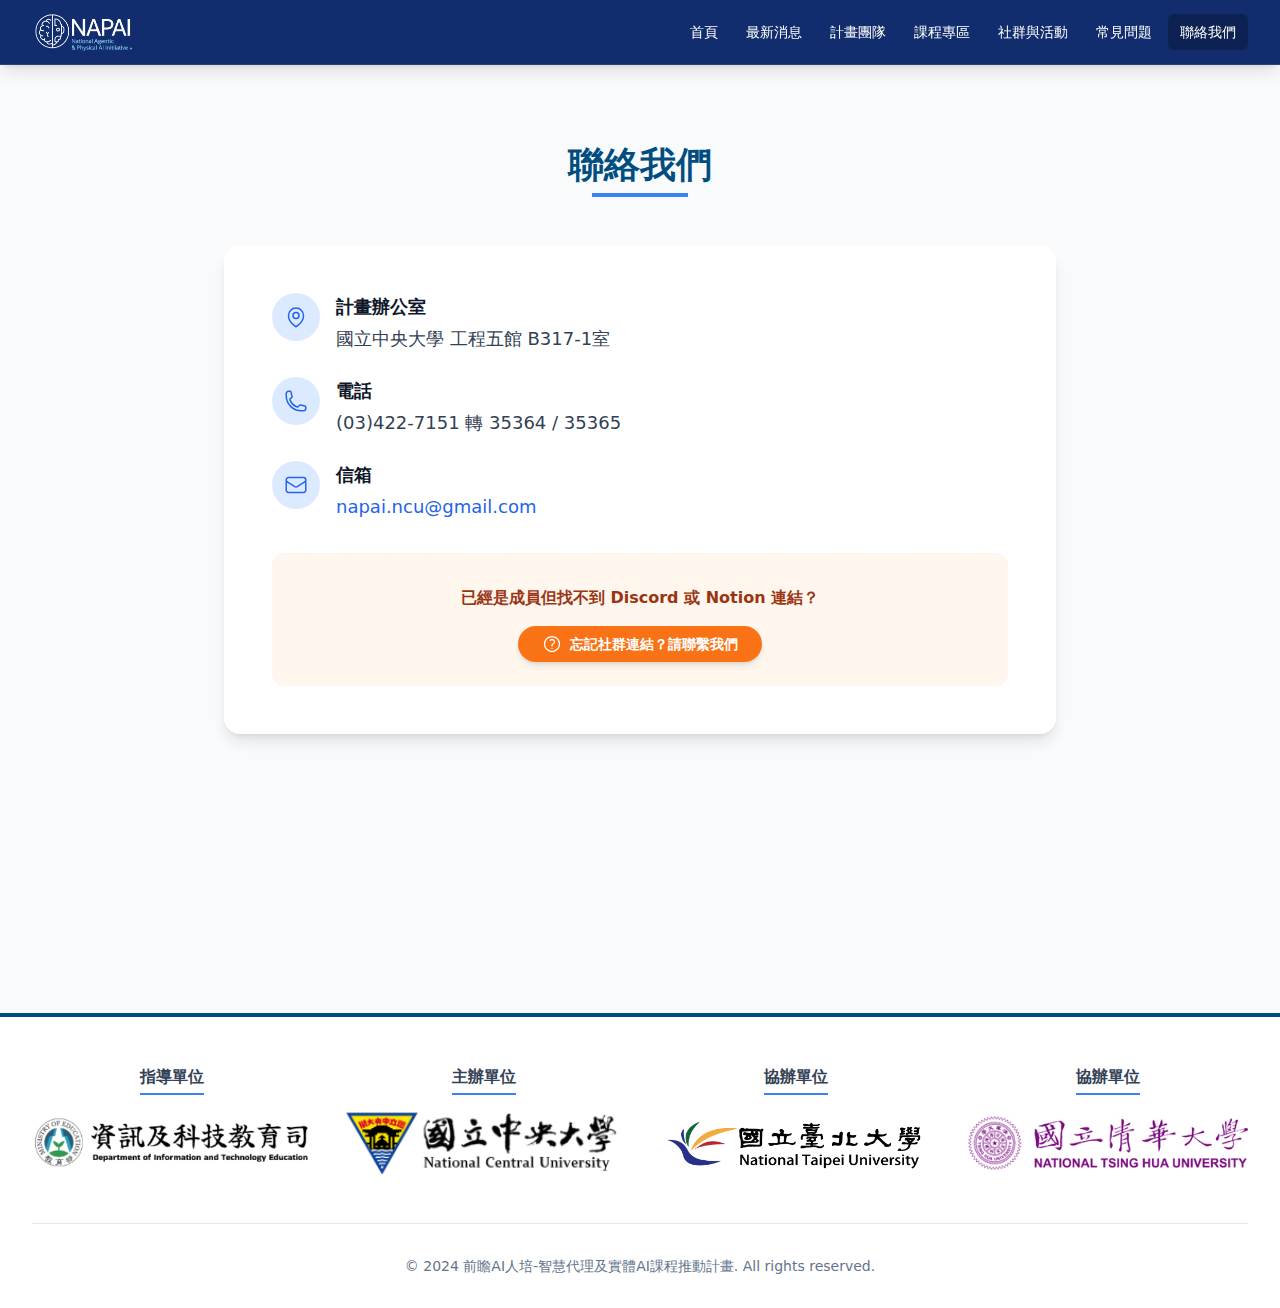
<file: contact/index.html>
<!DOCTYPE html><html><head><meta charset="utf-8"><meta name="viewport" content="width=device-width, initial-scale=1"><title>聯絡我們 - 前瞻AI人培</title><style>html[data-v-25a6c0ae]{scroll-behavior:smooth}</style><link rel="stylesheet" href="/_nuxt/entry.DI6uUDIE.css" crossorigin><style>:where(.i-heroicons\:envelope){display:inline-block;width:1em;height:1em;background-color:currentColor;-webkit-mask-image:var(--svg);mask-image:var(--svg);-webkit-mask-repeat:no-repeat;mask-repeat:no-repeat;-webkit-mask-size:100% 100%;mask-size:100% 100%;--svg:url("data:image/svg+xml,%3Csvg xmlns='http://www.w3.org/2000/svg' viewBox='0 0 24 24' width='24' height='24'%3E%3Cpath fill='none' stroke='black' stroke-linecap='round' stroke-linejoin='round' stroke-width='1.5' d='M21.75 6.75v10.5a2.25 2.25 0 0 1-2.25 2.25h-15a2.25 2.25 0 0 1-2.25-2.25V6.75m19.5 0A2.25 2.25 0 0 0 19.5 4.5h-15a2.25 2.25 0 0 0-2.25 2.25m19.5 0v.243a2.25 2.25 0 0 1-1.07 1.916l-7.5 4.615a2.25 2.25 0 0 1-2.36 0L3.32 8.91a2.25 2.25 0 0 1-1.07-1.916V6.75'/%3E%3C/svg%3E")}:where(.i-heroicons\:map-pin){display:inline-block;width:1em;height:1em;background-color:currentColor;-webkit-mask-image:var(--svg);mask-image:var(--svg);-webkit-mask-repeat:no-repeat;mask-repeat:no-repeat;-webkit-mask-size:100% 100%;mask-size:100% 100%;--svg:url("data:image/svg+xml,%3Csvg xmlns='http://www.w3.org/2000/svg' viewBox='0 0 24 24' width='24' height='24'%3E%3Cg fill='none' stroke='black' stroke-linecap='round' stroke-linejoin='round' stroke-width='1.5'%3E%3Cpath d='M15 10.5a3 3 0 1 1-6 0a3 3 0 0 1 6 0'/%3E%3Cpath d='M19.5 10.5c0 7.142-7.5 11.25-7.5 11.25S4.5 17.642 4.5 10.5a7.5 7.5 0 1 1 15 0'/%3E%3C/g%3E%3C/svg%3E")}:where(.i-heroicons\:phone){display:inline-block;width:1em;height:1em;background-color:currentColor;-webkit-mask-image:var(--svg);mask-image:var(--svg);-webkit-mask-repeat:no-repeat;mask-repeat:no-repeat;-webkit-mask-size:100% 100%;mask-size:100% 100%;--svg:url("data:image/svg+xml,%3Csvg xmlns='http://www.w3.org/2000/svg' viewBox='0 0 24 24' width='24' height='24'%3E%3Cpath fill='none' stroke='black' stroke-linecap='round' stroke-linejoin='round' stroke-width='1.5' d='M2.25 6.75c0 8.284 6.716 15 15 15h2.25a2.25 2.25 0 0 0 2.25-2.25v-1.372c0-.516-.351-.966-.852-1.091l-4.423-1.106c-.44-.11-.902.055-1.173.417l-.97 1.293c-.282.376-.769.542-1.21.38a12.04 12.04 0 0 1-7.143-7.143c-.162-.441.004-.928.38-1.21l1.293-.97c.363-.271.527-.734.417-1.173L6.963 3.102a1.125 1.125 0 0 0-1.091-.852H4.5A2.25 2.25 0 0 0 2.25 4.5z'/%3E%3C/svg%3E")}:where(.i-heroicons\:question-mark-circle){display:inline-block;width:1em;height:1em;background-color:currentColor;-webkit-mask-image:var(--svg);mask-image:var(--svg);-webkit-mask-repeat:no-repeat;mask-repeat:no-repeat;-webkit-mask-size:100% 100%;mask-size:100% 100%;--svg:url("data:image/svg+xml,%3Csvg xmlns='http://www.w3.org/2000/svg' viewBox='0 0 24 24' width='24' height='24'%3E%3Cpath fill='none' stroke='black' stroke-linecap='round' stroke-linejoin='round' stroke-width='1.5' d='M9.879 7.519c1.172-1.025 3.071-1.025 4.243 0c1.171 1.025 1.171 2.687 0 3.712q-.308.268-.67.442c-.746.361-1.452.999-1.452 1.827v.75M21 12a9 9 0 1 1-18 0a9 9 0 0 1 18 0m-9 5.25h.008v.008H12z'/%3E%3C/svg%3E")}</style><link rel="preload" as="fetch" crossorigin="anonymous" href="/contact/_payload.json?a0bd6aec-17e4-4618-9e61-85268b3c378a"><link rel="modulepreload" as="script" crossorigin href="/_nuxt/CdLM33VE.js"><link rel="modulepreload" as="script" crossorigin href="/_nuxt/DR7a7otN.js"><link rel="modulepreload" as="script" crossorigin href="/_nuxt/CL9s2MmM.js"><link rel="modulepreload" as="script" crossorigin href="/_nuxt/DlAUqK2U.js"><link rel="modulepreload" as="script" crossorigin href="/_nuxt/CWk6822Z.js"><link rel="modulepreload" as="script" crossorigin href="/_nuxt/DydVOlhH.js"><link rel="preload" as="fetch" fetchpriority="low" crossorigin="anonymous" href="/_nuxt/builds/meta/a0bd6aec-17e4-4618-9e61-85268b3c378a.json"><script type="module" src="/_nuxt/CdLM33VE.js" crossorigin></script><meta name="description" content="教育部前瞻AI技術人才培育計畫 - 智慧代理與實體AI機器人課程推動計畫"><link rel="icon" type="image/png" href="/image/logos/logo.png"></head><body><div id="__nuxt"><div class="min-h-screen flex flex-col font-sans text-slate-800 bg-slate-50 selection:bg-blue-200 selection:text-blue-900" data-v-25a6c0ae><nav class="sticky top-0 z-50 bg-[#112D6D] shadow-lg border-b border-white/10" data-v-25a6c0ae><div class="max-w-7xl mx-auto px-4 sm:px-6 lg:px-8" data-v-25a6c0ae><div class="flex items-center justify-between h-16" data-v-25a6c0ae><div class="flex-shrink-0 flex items-center" data-v-25a6c0ae><a href="/" class="flex items-center gap-2 group" data-v-25a6c0ae><img class="h-10 w-auto transition-transform group-hover:scale-105" src="/image/logos/logo-removebg.png" alt="NAPAI計畫Logo" data-v-25a6c0ae></a></div><div class="hidden md:block" data-v-25a6c0ae><div class="ml-10 flex items-baseline space-x-1" data-v-25a6c0ae><!--[--><a href="/" class="px-3 py-2 rounded-md text-sm font-medium text-white hover:bg-blue-600 hover:text-white transition-all duration-200 ease-in-out" data-v-25a6c0ae>首頁</a><a href="/news" class="px-3 py-2 rounded-md text-sm font-medium text-white hover:bg-blue-600 hover:text-white transition-all duration-200 ease-in-out" data-v-25a6c0ae>最新消息</a><a href="/team" class="px-3 py-2 rounded-md text-sm font-medium text-white hover:bg-blue-600 hover:text-white transition-all duration-200 ease-in-out" data-v-25a6c0ae>計畫團隊</a><a href="/curriculum" class="px-3 py-2 rounded-md text-sm font-medium text-white hover:bg-blue-600 hover:text-white transition-all duration-200 ease-in-out" data-v-25a6c0ae>課程專區</a><a href="/community" class="px-3 py-2 rounded-md text-sm font-medium text-white hover:bg-blue-600 hover:text-white transition-all duration-200 ease-in-out" data-v-25a6c0ae>社群與活動</a><a href="/faq" class="px-3 py-2 rounded-md text-sm font-medium text-white hover:bg-blue-600 hover:text-white transition-all duration-200 ease-in-out" data-v-25a6c0ae>常見問題</a><a aria-current="page" href="/contact" class="bg-[#0d2252] router-link-exact-active px-3 py-2 rounded-md text-sm font-medium text-white hover:bg-blue-600 hover:text-white transition-all duration-200 ease-in-out" data-v-25a6c0ae>聯絡我們</a><!--]--></div></div><div class="-mr-2 flex md:hidden" data-v-25a6c0ae><button type="button" class="inline-flex items-center justify-center p-2 rounded-md text-blue-200 hover:text-white hover:bg-blue-700 focus:outline-none focus:ring-2 focus:ring-offset-2 focus:ring-offset-blue-800 focus:ring-white" data-v-25a6c0ae><span class="sr-only" data-v-25a6c0ae>Open main menu</span><svg class="h-6 w-6" xmlns="http://www.w3.org/2000/svg" fill="none" viewBox="0 0 24 24" stroke="currentColor" aria-hidden="true" data-v-25a6c0ae><path stroke-linecap="round" stroke-linejoin="round" stroke-width="2" d="M4 6h16M4 12h16M4 18h16" data-v-25a6c0ae></path></svg></button></div></div></div><div class="md:hidden bg-[#112D6D] border-t border-blue-700" style="display:none;" data-v-25a6c0ae><div class="px-2 pt-2 pb-3 space-y-1 sm:px-3" data-v-25a6c0ae><!--[--><a href="/" class="block px-3 py-2 rounded-md text-base font-medium text-white hover:bg-blue-700 hover:text-white transition-colors" data-v-25a6c0ae>首頁</a><a href="/news" class="block px-3 py-2 rounded-md text-base font-medium text-white hover:bg-blue-700 hover:text-white transition-colors" data-v-25a6c0ae>最新消息</a><a href="/team" class="block px-3 py-2 rounded-md text-base font-medium text-white hover:bg-blue-700 hover:text-white transition-colors" data-v-25a6c0ae>計畫團隊</a><a href="/curriculum" class="block px-3 py-2 rounded-md text-base font-medium text-white hover:bg-blue-700 hover:text-white transition-colors" data-v-25a6c0ae>課程專區</a><a href="/community" class="block px-3 py-2 rounded-md text-base font-medium text-white hover:bg-blue-700 hover:text-white transition-colors" data-v-25a6c0ae>社群與活動</a><a href="/faq" class="block px-3 py-2 rounded-md text-base font-medium text-white hover:bg-blue-700 hover:text-white transition-colors" data-v-25a6c0ae>常見問題</a><a aria-current="page" href="/contact" class="bg-[#0d2252] router-link-exact-active block px-3 py-2 rounded-md text-base font-medium text-white hover:bg-blue-700 hover:text-white transition-colors" data-v-25a6c0ae>聯絡我們</a><!--]--></div></div></nav><main class="flex-grow" data-v-25a6c0ae><!--[--><section class="py-20 bg-slate-50 min-h-screen"><div class="max-w-4xl mx-auto px-4 sm:px-6 lg:px-8"><div class="text-center mb-12"><h1 class="text-4xl font-bold text-[#004d80] inline-block relative after:content-[&#39;&#39;] after:block after:w-2/3 after:h-1 after:bg-blue-500 after:mx-auto after:mt-2">聯絡我們</h1></div><div class="bg-white rounded-2xl shadow-lg p-8 md:p-12"><div class="space-y-6 text-lg text-slate-700"><div class="flex items-start gap-4"><div class="w-12 h-12 bg-blue-100 rounded-full text-blue-600 shrink-0 flex items-center justify-center"><span class="iconify i-heroicons:map-pin" aria-hidden="true" style="font-size:24px;"></span></div><div><strong class="block text-slate-900 mb-1">計畫辦公室</strong> 國立中央大學 工程五館 B317-1室 </div></div><div class="flex items-start gap-4"><div class="w-12 h-12 bg-blue-100 rounded-full text-blue-600 shrink-0 flex items-center justify-center"><span class="iconify i-heroicons:phone" aria-hidden="true" style="font-size:24px;"></span></div><div><strong class="block text-slate-900 mb-1">電話</strong> (03)422-7151 轉 35364 / 35365 </div></div><div class="flex items-start gap-4"><div class="w-12 h-12 bg-blue-100 rounded-full text-blue-600 shrink-0 flex items-center justify-center"><span class="iconify i-heroicons:envelope" aria-hidden="true" style="font-size:24px;"></span></div><div><strong class="block text-slate-900 mb-1">信箱</strong><a href="mailto:napai.ncu@gmail.com" class="text-blue-600 hover:underline">napai.ncu@gmail.com</a></div></div></div><div class="mt-8 pt-8 border-t border-slate-100 bg-orange-50 border-orange-200 border-dashed rounded-xl p-6 text-center"><strong class="block text-orange-800 mb-2">已經是成員但找不到 Discord 或 Notion 連結？</strong><a href="mailto:napai.ncu@gmail.com?subject=索取社群加入連結" class="inline-flex items-center px-6 py-2 rounded-full bg-orange-500 text-white font-bold hover:bg-orange-600 transition-colors shadow-md hover:shadow-lg mt-2 text-sm"><span class="iconify i-heroicons:question-mark-circle mr-2" aria-hidden="true" style="font-size:20px;"></span> 忘記社群連結？請聯繫我們 </a></div></div></div></section><!--]--></main><footer class="bg-white border-t-4 border-[#004d80] pt-12 pb-8 mt-12" data-v-25a6c0ae><div class="max-w-7xl mx-auto px-4 sm:px-6 lg:px-8" data-v-25a6c0ae><div class="grid grid-cols-1 md:grid-cols-2 lg:grid-cols-4 gap-8" data-v-25a6c0ae><div class="flex flex-col items-center" data-v-25a6c0ae><span class="font-bold text-slate-700 mb-4 pb-1 border-b-2 border-blue-500" data-v-25a6c0ae>指導單位</span><img src="/image/logos/logo_ITE.png" alt="指導單位" class="h-16 object-contain hover:scale-105 transition-transform" data-v-25a6c0ae></div><div class="flex flex-col items-center" data-v-25a6c0ae><span class="font-bold text-slate-700 mb-4 pb-1 border-b-2 border-blue-500" data-v-25a6c0ae>主辦單位</span><img src="/image/logos/logo_NCU.png" alt="主辦單位" class="h-16 object-contain hover:scale-105 transition-transform" data-v-25a6c0ae></div><div class="flex flex-col items-center" data-v-25a6c0ae><span class="font-bold text-slate-700 mb-4 pb-1 border-b-2 border-blue-500" data-v-25a6c0ae>協辦單位</span><img src="/image/logos/logo_NTPU.png" alt="協辦單位" class="h-16 object-contain hover:scale-105 transition-transform" data-v-25a6c0ae></div><div class="flex flex-col items-center" data-v-25a6c0ae><span class="font-bold text-slate-700 mb-4 pb-1 border-b-2 border-blue-500" data-v-25a6c0ae>協辦單位</span><img src="/image/logos/logo_NTHU.jpg" alt="協辦單位" class="h-16 object-contain hover:scale-105 transition-transform" data-v-25a6c0ae></div></div><div class="mt-12 pt-8 border-t border-slate-200 text-center text-slate-500 text-sm" data-v-25a6c0ae><p data-v-25a6c0ae>© 2024 前瞻AI人培-智慧代理及實體AI課程推動計畫. All rights reserved.</p></div></div></footer></div></div><div id="teleports"></div><script>window.__NUXT__={};window.__NUXT__.config={public:{},app:{baseURL:"/",buildId:"a0bd6aec-17e4-4618-9e61-85268b3c378a",buildAssetsDir:"/_nuxt/",cdnURL:""}}</script><script type="application/json" data-nuxt-data="nuxt-app" data-ssr="true" id="__NUXT_DATA__" data-src="/contact/_payload.json?a0bd6aec-17e4-4618-9e61-85268b3c378a">[{"state":1,"once":3,"_errors":4,"serverRendered":6,"path":7,"pinia":8,"prerenderedAt":10},["Reactive",2],{},["Set"],["ShallowReactive",5],{},true,"/contact",["Reactive",9],{},1766841089179]</script></body></html>
</file>
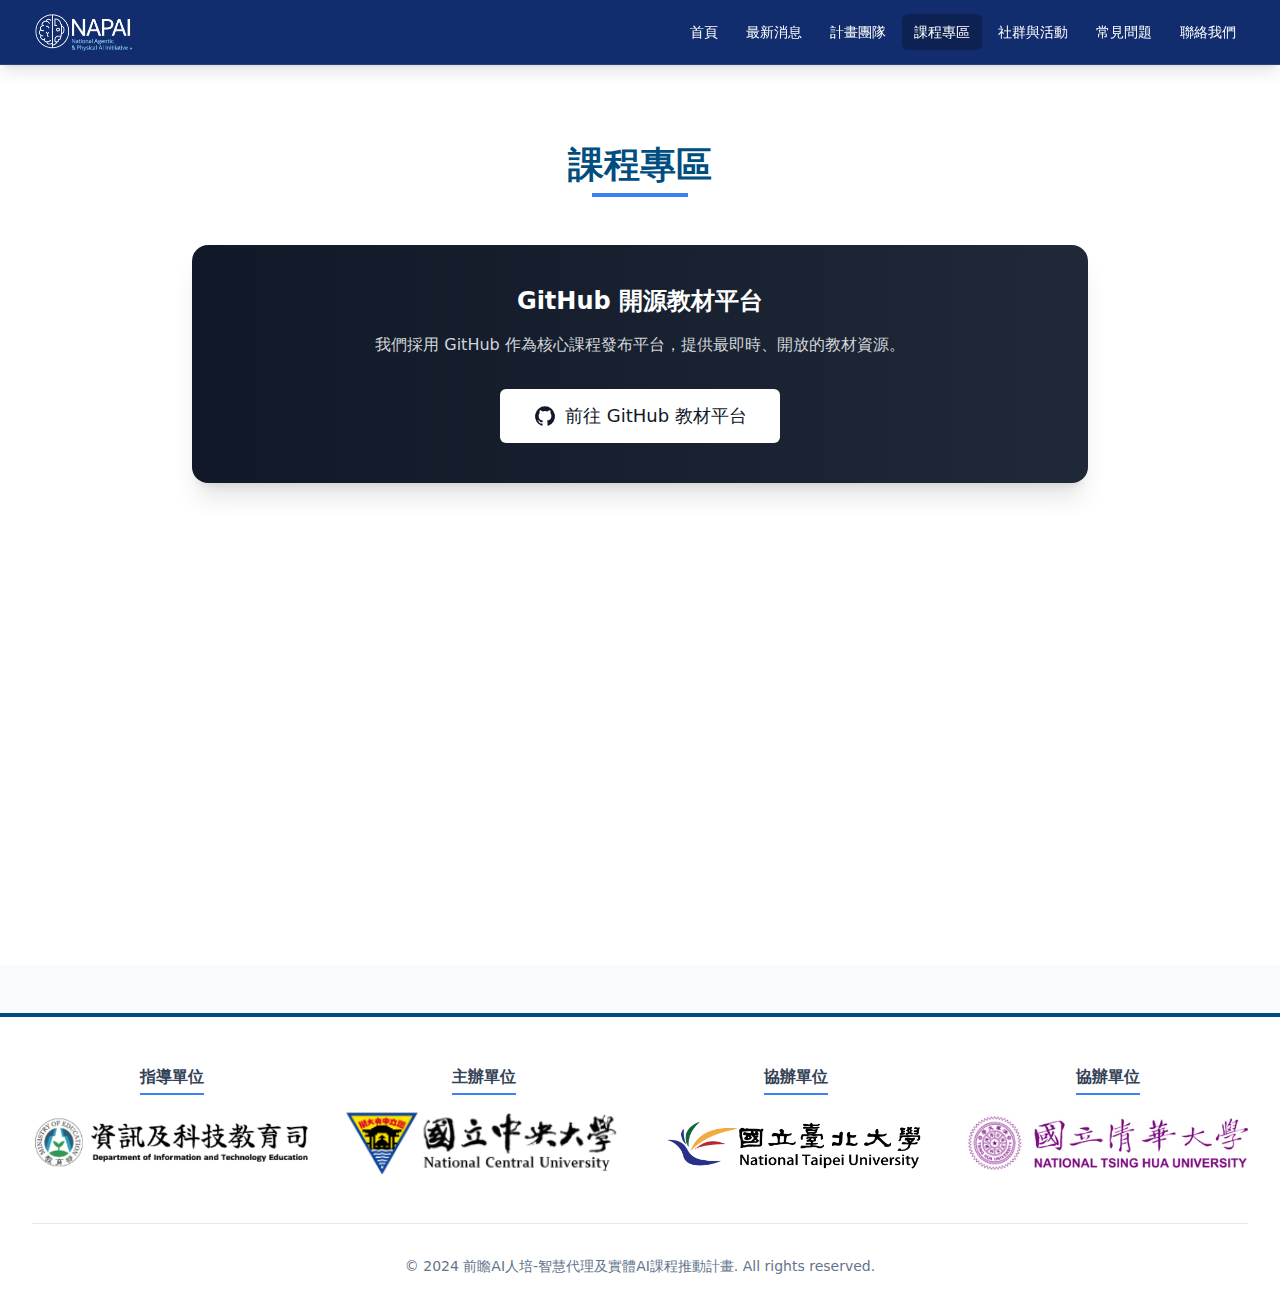
<file: curriculum/index.html>
<!DOCTYPE html><html><head><meta charset="utf-8"><meta name="viewport" content="width=device-width, initial-scale=1"><title>課程專區 - 前瞻AI人培</title><style>html[data-v-25a6c0ae]{scroll-behavior:smooth}</style><link rel="stylesheet" href="/_nuxt/entry.DI6uUDIE.css" crossorigin><style>:where(.i-uil\:github){display:inline-block;width:1em;height:1em;background-color:currentColor;-webkit-mask-image:var(--svg);mask-image:var(--svg);-webkit-mask-repeat:no-repeat;mask-repeat:no-repeat;-webkit-mask-size:100% 100%;mask-size:100% 100%;--svg:url("data:image/svg+xml,%3Csvg xmlns='http://www.w3.org/2000/svg' viewBox='0 0 24 24' width='24' height='24'%3E%3Cpath fill='black' d='M12 2.247a10 10 0 0 0-3.162 19.487c.5.088.687-.212.687-.475c0-.237-.012-1.025-.012-1.862c-2.513.462-3.163-.613-3.363-1.175a3.64 3.64 0 0 0-1.025-1.413c-.35-.187-.85-.65-.013-.662a2 2 0 0 1 1.538 1.025a2.137 2.137 0 0 0 2.912.825a2.1 2.1 0 0 1 .638-1.338c-2.225-.25-4.55-1.112-4.55-4.937a3.9 3.9 0 0 1 1.025-2.688a3.6 3.6 0 0 1 .1-2.65s.837-.262 2.75 1.025a9.43 9.43 0 0 1 5 0c1.912-1.3 2.75-1.025 2.75-1.025a3.6 3.6 0 0 1 .1 2.65a3.87 3.87 0 0 1 1.025 2.688c0 3.837-2.338 4.687-4.562 4.937a2.37 2.37 0 0 1 .674 1.85c0 1.338-.012 2.413-.012 2.75c0 .263.187.575.687.475A10.005 10.005 0 0 0 12 2.247'/%3E%3C/svg%3E")}</style><link rel="preload" as="fetch" crossorigin="anonymous" href="/curriculum/_payload.json?a0bd6aec-17e4-4618-9e61-85268b3c378a"><link rel="modulepreload" as="script" crossorigin href="/_nuxt/CdLM33VE.js"><link rel="modulepreload" as="script" crossorigin href="/_nuxt/DR7a7otN.js"><link rel="modulepreload" as="script" crossorigin href="/_nuxt/CL9s2MmM.js"><link rel="modulepreload" as="script" crossorigin href="/_nuxt/DlAUqK2U.js"><link rel="modulepreload" as="script" crossorigin href="/_nuxt/D9s0TvbT.js"><link rel="modulepreload" as="script" crossorigin href="/_nuxt/DydVOlhH.js"><link rel="preload" as="fetch" fetchpriority="low" crossorigin="anonymous" href="/_nuxt/builds/meta/a0bd6aec-17e4-4618-9e61-85268b3c378a.json"><script type="module" src="/_nuxt/CdLM33VE.js" crossorigin></script><meta name="description" content="教育部前瞻AI技術人才培育計畫 - 智慧代理與實體AI機器人課程推動計畫"><link rel="icon" type="image/png" href="/image/logos/logo.png"></head><body><div id="__nuxt"><div class="min-h-screen flex flex-col font-sans text-slate-800 bg-slate-50 selection:bg-blue-200 selection:text-blue-900" data-v-25a6c0ae><nav class="sticky top-0 z-50 bg-[#112D6D] shadow-lg border-b border-white/10" data-v-25a6c0ae><div class="max-w-7xl mx-auto px-4 sm:px-6 lg:px-8" data-v-25a6c0ae><div class="flex items-center justify-between h-16" data-v-25a6c0ae><div class="flex-shrink-0 flex items-center" data-v-25a6c0ae><a href="/" class="flex items-center gap-2 group" data-v-25a6c0ae><img class="h-10 w-auto transition-transform group-hover:scale-105" src="/image/logos/logo-removebg.png" alt="NAPAI計畫Logo" data-v-25a6c0ae></a></div><div class="hidden md:block" data-v-25a6c0ae><div class="ml-10 flex items-baseline space-x-1" data-v-25a6c0ae><!--[--><a href="/" class="px-3 py-2 rounded-md text-sm font-medium text-white hover:bg-blue-600 hover:text-white transition-all duration-200 ease-in-out" data-v-25a6c0ae>首頁</a><a href="/news" class="px-3 py-2 rounded-md text-sm font-medium text-white hover:bg-blue-600 hover:text-white transition-all duration-200 ease-in-out" data-v-25a6c0ae>最新消息</a><a href="/team" class="px-3 py-2 rounded-md text-sm font-medium text-white hover:bg-blue-600 hover:text-white transition-all duration-200 ease-in-out" data-v-25a6c0ae>計畫團隊</a><a aria-current="page" href="/curriculum" class="bg-[#0d2252] router-link-exact-active px-3 py-2 rounded-md text-sm font-medium text-white hover:bg-blue-600 hover:text-white transition-all duration-200 ease-in-out" data-v-25a6c0ae>課程專區</a><a href="/community" class="px-3 py-2 rounded-md text-sm font-medium text-white hover:bg-blue-600 hover:text-white transition-all duration-200 ease-in-out" data-v-25a6c0ae>社群與活動</a><a href="/faq" class="px-3 py-2 rounded-md text-sm font-medium text-white hover:bg-blue-600 hover:text-white transition-all duration-200 ease-in-out" data-v-25a6c0ae>常見問題</a><a href="/contact" class="px-3 py-2 rounded-md text-sm font-medium text-white hover:bg-blue-600 hover:text-white transition-all duration-200 ease-in-out" data-v-25a6c0ae>聯絡我們</a><!--]--></div></div><div class="-mr-2 flex md:hidden" data-v-25a6c0ae><button type="button" class="inline-flex items-center justify-center p-2 rounded-md text-blue-200 hover:text-white hover:bg-blue-700 focus:outline-none focus:ring-2 focus:ring-offset-2 focus:ring-offset-blue-800 focus:ring-white" data-v-25a6c0ae><span class="sr-only" data-v-25a6c0ae>Open main menu</span><svg class="h-6 w-6" xmlns="http://www.w3.org/2000/svg" fill="none" viewBox="0 0 24 24" stroke="currentColor" aria-hidden="true" data-v-25a6c0ae><path stroke-linecap="round" stroke-linejoin="round" stroke-width="2" d="M4 6h16M4 12h16M4 18h16" data-v-25a6c0ae></path></svg></button></div></div></div><div class="md:hidden bg-[#112D6D] border-t border-blue-700" style="display:none;" data-v-25a6c0ae><div class="px-2 pt-2 pb-3 space-y-1 sm:px-3" data-v-25a6c0ae><!--[--><a href="/" class="block px-3 py-2 rounded-md text-base font-medium text-white hover:bg-blue-700 hover:text-white transition-colors" data-v-25a6c0ae>首頁</a><a href="/news" class="block px-3 py-2 rounded-md text-base font-medium text-white hover:bg-blue-700 hover:text-white transition-colors" data-v-25a6c0ae>最新消息</a><a href="/team" class="block px-3 py-2 rounded-md text-base font-medium text-white hover:bg-blue-700 hover:text-white transition-colors" data-v-25a6c0ae>計畫團隊</a><a aria-current="page" href="/curriculum" class="bg-[#0d2252] router-link-exact-active block px-3 py-2 rounded-md text-base font-medium text-white hover:bg-blue-700 hover:text-white transition-colors" data-v-25a6c0ae>課程專區</a><a href="/community" class="block px-3 py-2 rounded-md text-base font-medium text-white hover:bg-blue-700 hover:text-white transition-colors" data-v-25a6c0ae>社群與活動</a><a href="/faq" class="block px-3 py-2 rounded-md text-base font-medium text-white hover:bg-blue-700 hover:text-white transition-colors" data-v-25a6c0ae>常見問題</a><a href="/contact" class="block px-3 py-2 rounded-md text-base font-medium text-white hover:bg-blue-700 hover:text-white transition-colors" data-v-25a6c0ae>聯絡我們</a><!--]--></div></div></nav><main class="flex-grow" data-v-25a6c0ae><!--[--><section class="py-20 bg-white min-h-screen"><div class="max-w-7xl mx-auto px-4 sm:px-6 lg:px-8 text-center"><h1 class="text-4xl font-bold text-[#004d80] inline-block relative after:content-[&#39;&#39;] after:block after:w-2/3 after:h-1 after:bg-blue-500 after:mx-auto after:mt-2 mb-12">課程專區</h1><div class="bg-gradient-to-r from-gray-900 to-gray-800 rounded-2xl p-10 text-white shadow-xl max-w-4xl mx-auto transform hover:scale-[1.02] transition-transform duration-300"><h3 class="text-2xl font-bold mb-4">GitHub 開源教材平台</h3><p class="mb-8 text-gray-300">我們採用 GitHub 作為核心課程發布平台，提供最即時、開放的教材資源。</p><a href="#" class="inline-flex items-center px-8 py-3 border border-transparent text-base font-medium rounded-md text-gray-900 bg-white hover:bg-gray-100 md:text-lg transition-colors"><span class="iconify i-uil:github mr-2" aria-hidden="true" style="font-size:24px;"></span> 前往 GitHub 教材平台 </a></div></div></section><!--]--></main><footer class="bg-white border-t-4 border-[#004d80] pt-12 pb-8 mt-12" data-v-25a6c0ae><div class="max-w-7xl mx-auto px-4 sm:px-6 lg:px-8" data-v-25a6c0ae><div class="grid grid-cols-1 md:grid-cols-2 lg:grid-cols-4 gap-8" data-v-25a6c0ae><div class="flex flex-col items-center" data-v-25a6c0ae><span class="font-bold text-slate-700 mb-4 pb-1 border-b-2 border-blue-500" data-v-25a6c0ae>指導單位</span><img src="/image/logos/logo_ITE.png" alt="指導單位" class="h-16 object-contain hover:scale-105 transition-transform" data-v-25a6c0ae></div><div class="flex flex-col items-center" data-v-25a6c0ae><span class="font-bold text-slate-700 mb-4 pb-1 border-b-2 border-blue-500" data-v-25a6c0ae>主辦單位</span><img src="/image/logos/logo_NCU.png" alt="主辦單位" class="h-16 object-contain hover:scale-105 transition-transform" data-v-25a6c0ae></div><div class="flex flex-col items-center" data-v-25a6c0ae><span class="font-bold text-slate-700 mb-4 pb-1 border-b-2 border-blue-500" data-v-25a6c0ae>協辦單位</span><img src="/image/logos/logo_NTPU.png" alt="協辦單位" class="h-16 object-contain hover:scale-105 transition-transform" data-v-25a6c0ae></div><div class="flex flex-col items-center" data-v-25a6c0ae><span class="font-bold text-slate-700 mb-4 pb-1 border-b-2 border-blue-500" data-v-25a6c0ae>協辦單位</span><img src="/image/logos/logo_NTHU.jpg" alt="協辦單位" class="h-16 object-contain hover:scale-105 transition-transform" data-v-25a6c0ae></div></div><div class="mt-12 pt-8 border-t border-slate-200 text-center text-slate-500 text-sm" data-v-25a6c0ae><p data-v-25a6c0ae>© 2024 前瞻AI人培-智慧代理及實體AI課程推動計畫. All rights reserved.</p></div></div></footer></div></div><div id="teleports"></div><script>window.__NUXT__={};window.__NUXT__.config={public:{},app:{baseURL:"/",buildId:"a0bd6aec-17e4-4618-9e61-85268b3c378a",buildAssetsDir:"/_nuxt/",cdnURL:""}}</script><script type="application/json" data-nuxt-data="nuxt-app" data-ssr="true" id="__NUXT_DATA__" data-src="/curriculum/_payload.json?a0bd6aec-17e4-4618-9e61-85268b3c378a">[{"state":1,"once":3,"_errors":4,"serverRendered":6,"path":7,"pinia":8,"prerenderedAt":10},["Reactive",2],{},["Set"],["ShallowReactive",5],{},true,"/curriculum",["Reactive",9],{},1766841089178]</script></body></html>
</file>
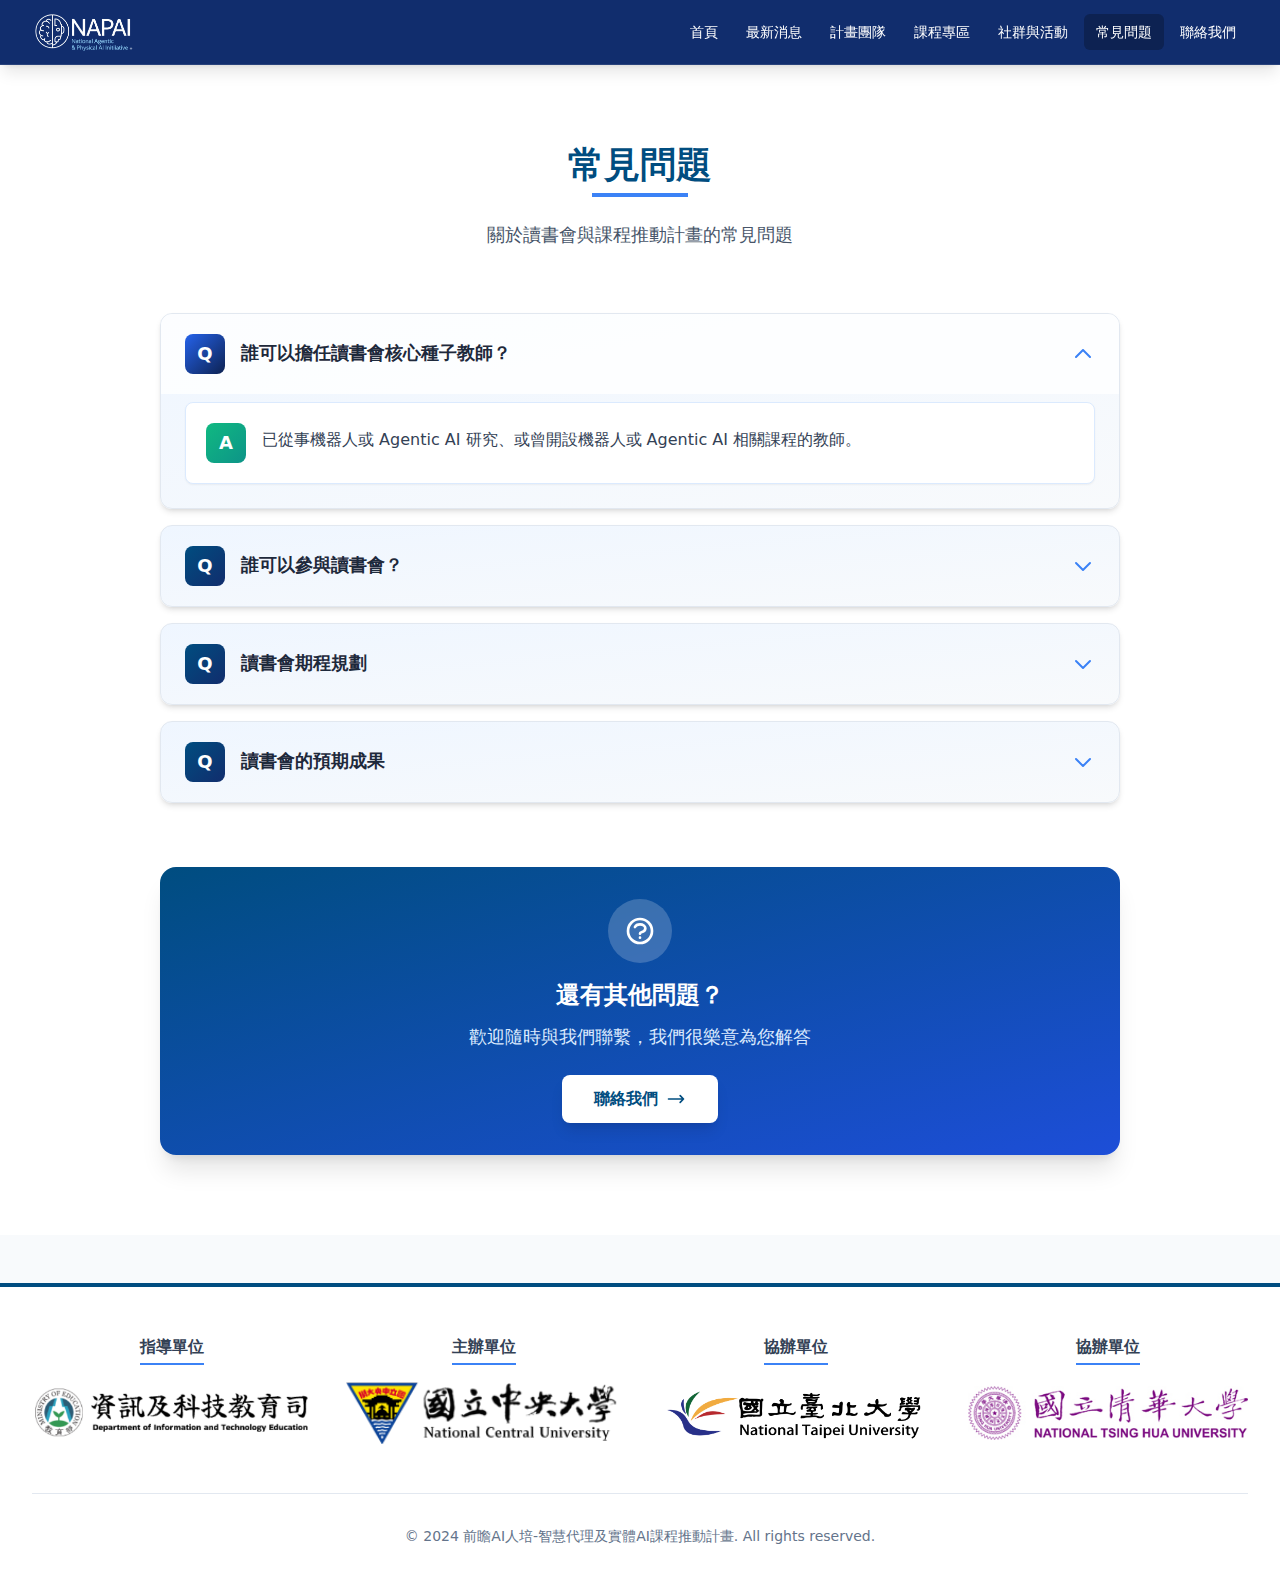
<file: faq/index.html>
<!DOCTYPE html><html><head><meta charset="utf-8"><meta name="viewport" content="width=device-width, initial-scale=1"><title>常見問題 - 前瞻AI人培</title><style>html[data-v-25a6c0ae]{scroll-behavior:smooth}</style><link rel="stylesheet" href="/_nuxt/entry.DI6uUDIE.css" crossorigin><link rel="preload" as="fetch" crossorigin="anonymous" href="/faq/_payload.json?a0bd6aec-17e4-4618-9e61-85268b3c378a"><link rel="modulepreload" as="script" crossorigin href="/_nuxt/CdLM33VE.js"><link rel="modulepreload" as="script" crossorigin href="/_nuxt/DR7a7otN.js"><link rel="modulepreload" as="script" crossorigin href="/_nuxt/CL9s2MmM.js"><link rel="modulepreload" as="script" crossorigin href="/_nuxt/DlAUqK2U.js"><link rel="modulepreload" as="script" crossorigin href="/_nuxt/C1-HPw0a.js"><link rel="preload" as="fetch" fetchpriority="low" crossorigin="anonymous" href="/_nuxt/builds/meta/a0bd6aec-17e4-4618-9e61-85268b3c378a.json"><script type="module" src="/_nuxt/CdLM33VE.js" crossorigin></script><meta name="description" content="教育部前瞻AI技術人才培育計畫 - 智慧代理與實體AI機器人課程推動計畫"><link rel="icon" type="image/png" href="/image/logos/logo.png"></head><body><div id="__nuxt"><div class="min-h-screen flex flex-col font-sans text-slate-800 bg-slate-50 selection:bg-blue-200 selection:text-blue-900" data-v-25a6c0ae><nav class="sticky top-0 z-50 bg-[#112D6D] shadow-lg border-b border-white/10" data-v-25a6c0ae><div class="max-w-7xl mx-auto px-4 sm:px-6 lg:px-8" data-v-25a6c0ae><div class="flex items-center justify-between h-16" data-v-25a6c0ae><div class="flex-shrink-0 flex items-center" data-v-25a6c0ae><a href="/" class="flex items-center gap-2 group" data-v-25a6c0ae><img class="h-10 w-auto transition-transform group-hover:scale-105" src="/image/logos/logo-removebg.png" alt="NAPAI計畫Logo" data-v-25a6c0ae></a></div><div class="hidden md:block" data-v-25a6c0ae><div class="ml-10 flex items-baseline space-x-1" data-v-25a6c0ae><!--[--><a href="/" class="px-3 py-2 rounded-md text-sm font-medium text-white hover:bg-blue-600 hover:text-white transition-all duration-200 ease-in-out" data-v-25a6c0ae>首頁</a><a href="/news" class="px-3 py-2 rounded-md text-sm font-medium text-white hover:bg-blue-600 hover:text-white transition-all duration-200 ease-in-out" data-v-25a6c0ae>最新消息</a><a href="/team" class="px-3 py-2 rounded-md text-sm font-medium text-white hover:bg-blue-600 hover:text-white transition-all duration-200 ease-in-out" data-v-25a6c0ae>計畫團隊</a><a href="/curriculum" class="px-3 py-2 rounded-md text-sm font-medium text-white hover:bg-blue-600 hover:text-white transition-all duration-200 ease-in-out" data-v-25a6c0ae>課程專區</a><a href="/community" class="px-3 py-2 rounded-md text-sm font-medium text-white hover:bg-blue-600 hover:text-white transition-all duration-200 ease-in-out" data-v-25a6c0ae>社群與活動</a><a aria-current="page" href="/faq" class="bg-[#0d2252] router-link-exact-active px-3 py-2 rounded-md text-sm font-medium text-white hover:bg-blue-600 hover:text-white transition-all duration-200 ease-in-out" data-v-25a6c0ae>常見問題</a><a href="/contact" class="px-3 py-2 rounded-md text-sm font-medium text-white hover:bg-blue-600 hover:text-white transition-all duration-200 ease-in-out" data-v-25a6c0ae>聯絡我們</a><!--]--></div></div><div class="-mr-2 flex md:hidden" data-v-25a6c0ae><button type="button" class="inline-flex items-center justify-center p-2 rounded-md text-blue-200 hover:text-white hover:bg-blue-700 focus:outline-none focus:ring-2 focus:ring-offset-2 focus:ring-offset-blue-800 focus:ring-white" data-v-25a6c0ae><span class="sr-only" data-v-25a6c0ae>Open main menu</span><svg class="h-6 w-6" xmlns="http://www.w3.org/2000/svg" fill="none" viewBox="0 0 24 24" stroke="currentColor" aria-hidden="true" data-v-25a6c0ae><path stroke-linecap="round" stroke-linejoin="round" stroke-width="2" d="M4 6h16M4 12h16M4 18h16" data-v-25a6c0ae></path></svg></button></div></div></div><div class="md:hidden bg-[#112D6D] border-t border-blue-700" style="display:none;" data-v-25a6c0ae><div class="px-2 pt-2 pb-3 space-y-1 sm:px-3" data-v-25a6c0ae><!--[--><a href="/" class="block px-3 py-2 rounded-md text-base font-medium text-white hover:bg-blue-700 hover:text-white transition-colors" data-v-25a6c0ae>首頁</a><a href="/news" class="block px-3 py-2 rounded-md text-base font-medium text-white hover:bg-blue-700 hover:text-white transition-colors" data-v-25a6c0ae>最新消息</a><a href="/team" class="block px-3 py-2 rounded-md text-base font-medium text-white hover:bg-blue-700 hover:text-white transition-colors" data-v-25a6c0ae>計畫團隊</a><a href="/curriculum" class="block px-3 py-2 rounded-md text-base font-medium text-white hover:bg-blue-700 hover:text-white transition-colors" data-v-25a6c0ae>課程專區</a><a href="/community" class="block px-3 py-2 rounded-md text-base font-medium text-white hover:bg-blue-700 hover:text-white transition-colors" data-v-25a6c0ae>社群與活動</a><a aria-current="page" href="/faq" class="bg-[#0d2252] router-link-exact-active block px-3 py-2 rounded-md text-base font-medium text-white hover:bg-blue-700 hover:text-white transition-colors" data-v-25a6c0ae>常見問題</a><a href="/contact" class="block px-3 py-2 rounded-md text-base font-medium text-white hover:bg-blue-700 hover:text-white transition-colors" data-v-25a6c0ae>聯絡我們</a><!--]--></div></div></nav><main class="flex-grow" data-v-25a6c0ae><!--[--><section class="py-20 bg-white min-h-screen"><div class="max-w-5xl mx-auto px-4 sm:px-6 lg:px-8"><div class="text-center mb-16"><h1 class="text-4xl font-bold text-[#004d80] inline-block relative after:content-[&#39;&#39;] after:block after:w-2/3 after:h-1 after:bg-blue-500 after:mx-auto after:mt-2">常見問題</h1><p class="mt-6 text-lg text-slate-600">關於讀書會與課程推動計畫的常見問題</p></div><div class="space-y-4"><!--[--><div class="bg-gradient-to-br from-blue-50 to-slate-50 rounded-xl shadow-md border border-slate-200 overflow-hidden hover:shadow-lg transition-all duration-300"><button class="bg-white/80 w-full px-6 py-5 flex items-center justify-between text-left transition-colors hover:bg-white/50"><div class="flex items-start gap-4 flex-1"><div class="flex-shrink-0 w-10 h-10 rounded-lg flex items-center justify-center text-white font-bold text-lg transition-all duration-300" style="background: linear-gradient(135deg, #2563eb 0%, #0d2252 100%);"> Q </div><h3 class="text-[#004d80] text-lg font-bold text-slate-800 pt-1 leading-relaxed">誰可以擔任讀書會核心種子教師？</h3></div><div class="rotate-180 flex-shrink-0 ml-4 transition-transform duration-300"><svg class="w-6 h-6 text-blue-500" fill="none" stroke="currentColor" viewBox="0 0 24 24"><path stroke-linecap="round" stroke-linejoin="round" stroke-width="2" d="M19 9l-7 7-7-7"></path></svg></div></button><div class="overflow-hidden" style=""><div class="px-6 pb-6 pt-2"><div class="flex items-start gap-4 bg-white rounded-lg p-5 shadow-sm border border-blue-100"><div class="flex-shrink-0 w-10 h-10 rounded-lg bg-gradient-to-br from-emerald-500 to-teal-600 flex items-center justify-center text-white font-bold text-lg"> A </div><div class="flex-1 pt-1"><p class="text-slate-700 leading-relaxed whitespace-pre-line">已從事機器人或 Agentic AI 研究、或曾開設機器人或 Agentic AI 相關課程的教師。</p></div></div></div></div></div><div class="bg-gradient-to-br from-blue-50 to-slate-50 rounded-xl shadow-md border border-slate-200 overflow-hidden hover:shadow-lg transition-all duration-300"><button class="w-full px-6 py-5 flex items-center justify-between text-left transition-colors hover:bg-white/50"><div class="flex items-start gap-4 flex-1"><div class="flex-shrink-0 w-10 h-10 rounded-lg flex items-center justify-center text-white font-bold text-lg transition-all duration-300" style="background: linear-gradient(135deg, #004d80 0%, #112D6D 100%);"> Q </div><h3 class="text-lg font-bold text-slate-800 pt-1 leading-relaxed">誰可以參與讀書會？</h3></div><div class="flex-shrink-0 ml-4 transition-transform duration-300"><svg class="w-6 h-6 text-blue-500" fill="none" stroke="currentColor" viewBox="0 0 24 24"><path stroke-linecap="round" stroke-linejoin="round" stroke-width="2" d="M19 9l-7 7-7-7"></path></svg></div></button><div class="overflow-hidden" style="display:none;"><div class="px-6 pb-6 pt-2"><div class="flex items-start gap-4 bg-white rounded-lg p-5 shadow-sm border border-blue-100"><div class="flex-shrink-0 w-10 h-10 rounded-lg bg-gradient-to-br from-emerald-500 to-teal-600 flex items-center justify-center text-white font-bold text-lg"> A </div><div class="flex-1 pt-1"><p class="text-slate-700 leading-relaxed whitespace-pre-line">對 Agent AI、Physical AI 教學或實作有興趣的教師、及其研究生，願意參與課程模組開發的教師。每位種子教師，可帶 1～2 位助教參與讀書會。</p></div></div></div></div></div><div class="bg-gradient-to-br from-blue-50 to-slate-50 rounded-xl shadow-md border border-slate-200 overflow-hidden hover:shadow-lg transition-all duration-300"><button class="w-full px-6 py-5 flex items-center justify-between text-left transition-colors hover:bg-white/50"><div class="flex items-start gap-4 flex-1"><div class="flex-shrink-0 w-10 h-10 rounded-lg flex items-center justify-center text-white font-bold text-lg transition-all duration-300" style="background: linear-gradient(135deg, #004d80 0%, #112D6D 100%);"> Q </div><h3 class="text-lg font-bold text-slate-800 pt-1 leading-relaxed">讀書會期程規劃</h3></div><div class="flex-shrink-0 ml-4 transition-transform duration-300"><svg class="w-6 h-6 text-blue-500" fill="none" stroke="currentColor" viewBox="0 0 24 24"><path stroke-linecap="round" stroke-linejoin="round" stroke-width="2" d="M19 9l-7 7-7-7"></path></svg></div></button><div class="overflow-hidden" style="display:none;"><div class="px-6 pb-6 pt-2"><div class="flex items-start gap-4 bg-white rounded-lg p-5 shadow-sm border border-blue-100"><div class="flex-shrink-0 w-10 h-10 rounded-lg bg-gradient-to-br from-emerald-500 to-teal-600 flex items-center justify-center text-white font-bold text-lg"> A </div><div class="flex-1 pt-1"><p class="text-slate-700 leading-relaxed whitespace-pre-line">第一階段，主要透過雙週讀書會（共 6 次）開發課程模組；第二階段，主要將發展出的課程於工作坊進行試教，並針對試教結果修訂課程，同時建置開源教材平台。</p></div></div></div></div></div><div class="bg-gradient-to-br from-blue-50 to-slate-50 rounded-xl shadow-md border border-slate-200 overflow-hidden hover:shadow-lg transition-all duration-300"><button class="w-full px-6 py-5 flex items-center justify-between text-left transition-colors hover:bg-white/50"><div class="flex items-start gap-4 flex-1"><div class="flex-shrink-0 w-10 h-10 rounded-lg flex items-center justify-center text-white font-bold text-lg transition-all duration-300" style="background: linear-gradient(135deg, #004d80 0%, #112D6D 100%);"> Q </div><h3 class="text-lg font-bold text-slate-800 pt-1 leading-relaxed">讀書會的預期成果</h3></div><div class="flex-shrink-0 ml-4 transition-transform duration-300"><svg class="w-6 h-6 text-blue-500" fill="none" stroke="currentColor" viewBox="0 0 24 24"><path stroke-linecap="round" stroke-linejoin="round" stroke-width="2" d="M19 9l-7 7-7-7"></path></svg></div></button><div class="overflow-hidden" style="display:none;"><div class="px-6 pb-6 pt-2"><div class="flex items-start gap-4 bg-white rounded-lg p-5 shadow-sm border border-blue-100"><div class="flex-shrink-0 w-10 h-10 rounded-lg bg-gradient-to-br from-emerald-500 to-teal-600 flex items-center justify-center text-white font-bold text-lg"> A </div><div class="flex-1 pt-1"><p class="text-slate-700 leading-relaxed whitespace-pre-line">完成開源教材平台建置，並定期更新與維護。</p></div></div></div></div></div><!--]--></div><div class="mt-16 bg-gradient-to-br from-[#004d80] to-blue-700 rounded-2xl shadow-xl p-8 text-white"><div class="text-center"><div class="inline-flex items-center justify-center w-16 h-16 bg-white/20 backdrop-blur-sm rounded-full mb-4"><svg class="w-8 h-8" fill="none" stroke="currentColor" viewBox="0 0 24 24"><path stroke-linecap="round" stroke-linejoin="round" stroke-width="2" d="M8.228 9c.549-1.165 2.03-2 3.772-2 2.21 0 4 1.343 4 3 0 1.4-1.278 2.575-3.006 2.907-.542.104-.994.54-.994 1.093m0 3h.01M21 12a9 9 0 11-18 0 9 9 0 0118 0z"></path></svg></div><h3 class="text-2xl font-bold mb-3">還有其他問題？</h3><p class="text-blue-100 mb-6 text-lg">歡迎隨時與我們聯繫，我們很樂意為您解答</p><a href="/contact" class="inline-flex items-center justify-center px-8 py-3 bg-white text-[#004d80] rounded-lg font-bold hover:bg-blue-50 transition-all duration-200 shadow-lg hover:shadow-xl hover:scale-105"> 聯絡我們 <svg class="ml-2 w-5 h-5" fill="none" stroke="currentColor" viewBox="0 0 24 24"><path stroke-linecap="round" stroke-linejoin="round" stroke-width="2" d="M17 8l4 4m0 0l-4 4m4-4H3"></path></svg></a></div></div></div></section><!--]--></main><footer class="bg-white border-t-4 border-[#004d80] pt-12 pb-8 mt-12" data-v-25a6c0ae><div class="max-w-7xl mx-auto px-4 sm:px-6 lg:px-8" data-v-25a6c0ae><div class="grid grid-cols-1 md:grid-cols-2 lg:grid-cols-4 gap-8" data-v-25a6c0ae><div class="flex flex-col items-center" data-v-25a6c0ae><span class="font-bold text-slate-700 mb-4 pb-1 border-b-2 border-blue-500" data-v-25a6c0ae>指導單位</span><img src="/image/logos/logo_ITE.png" alt="指導單位" class="h-16 object-contain hover:scale-105 transition-transform" data-v-25a6c0ae></div><div class="flex flex-col items-center" data-v-25a6c0ae><span class="font-bold text-slate-700 mb-4 pb-1 border-b-2 border-blue-500" data-v-25a6c0ae>主辦單位</span><img src="/image/logos/logo_NCU.png" alt="主辦單位" class="h-16 object-contain hover:scale-105 transition-transform" data-v-25a6c0ae></div><div class="flex flex-col items-center" data-v-25a6c0ae><span class="font-bold text-slate-700 mb-4 pb-1 border-b-2 border-blue-500" data-v-25a6c0ae>協辦單位</span><img src="/image/logos/logo_NTPU.png" alt="協辦單位" class="h-16 object-contain hover:scale-105 transition-transform" data-v-25a6c0ae></div><div class="flex flex-col items-center" data-v-25a6c0ae><span class="font-bold text-slate-700 mb-4 pb-1 border-b-2 border-blue-500" data-v-25a6c0ae>協辦單位</span><img src="/image/logos/logo_NTHU.jpg" alt="協辦單位" class="h-16 object-contain hover:scale-105 transition-transform" data-v-25a6c0ae></div></div><div class="mt-12 pt-8 border-t border-slate-200 text-center text-slate-500 text-sm" data-v-25a6c0ae><p data-v-25a6c0ae>© 2024 前瞻AI人培-智慧代理及實體AI課程推動計畫. All rights reserved.</p></div></div></footer></div></div><div id="teleports"></div><script>window.__NUXT__={};window.__NUXT__.config={public:{},app:{baseURL:"/",buildId:"a0bd6aec-17e4-4618-9e61-85268b3c378a",buildAssetsDir:"/_nuxt/",cdnURL:""}}</script><script type="application/json" data-nuxt-data="nuxt-app" data-ssr="true" id="__NUXT_DATA__" data-src="/faq/_payload.json?a0bd6aec-17e4-4618-9e61-85268b3c378a">[{"state":1,"once":3,"_errors":4,"serverRendered":6,"path":7,"pinia":8,"prerenderedAt":10},["Reactive",2],{},["Set"],["ShallowReactive",5],{},true,"/faq",["Reactive",9],{},1766841089178]</script></body></html>
</file>
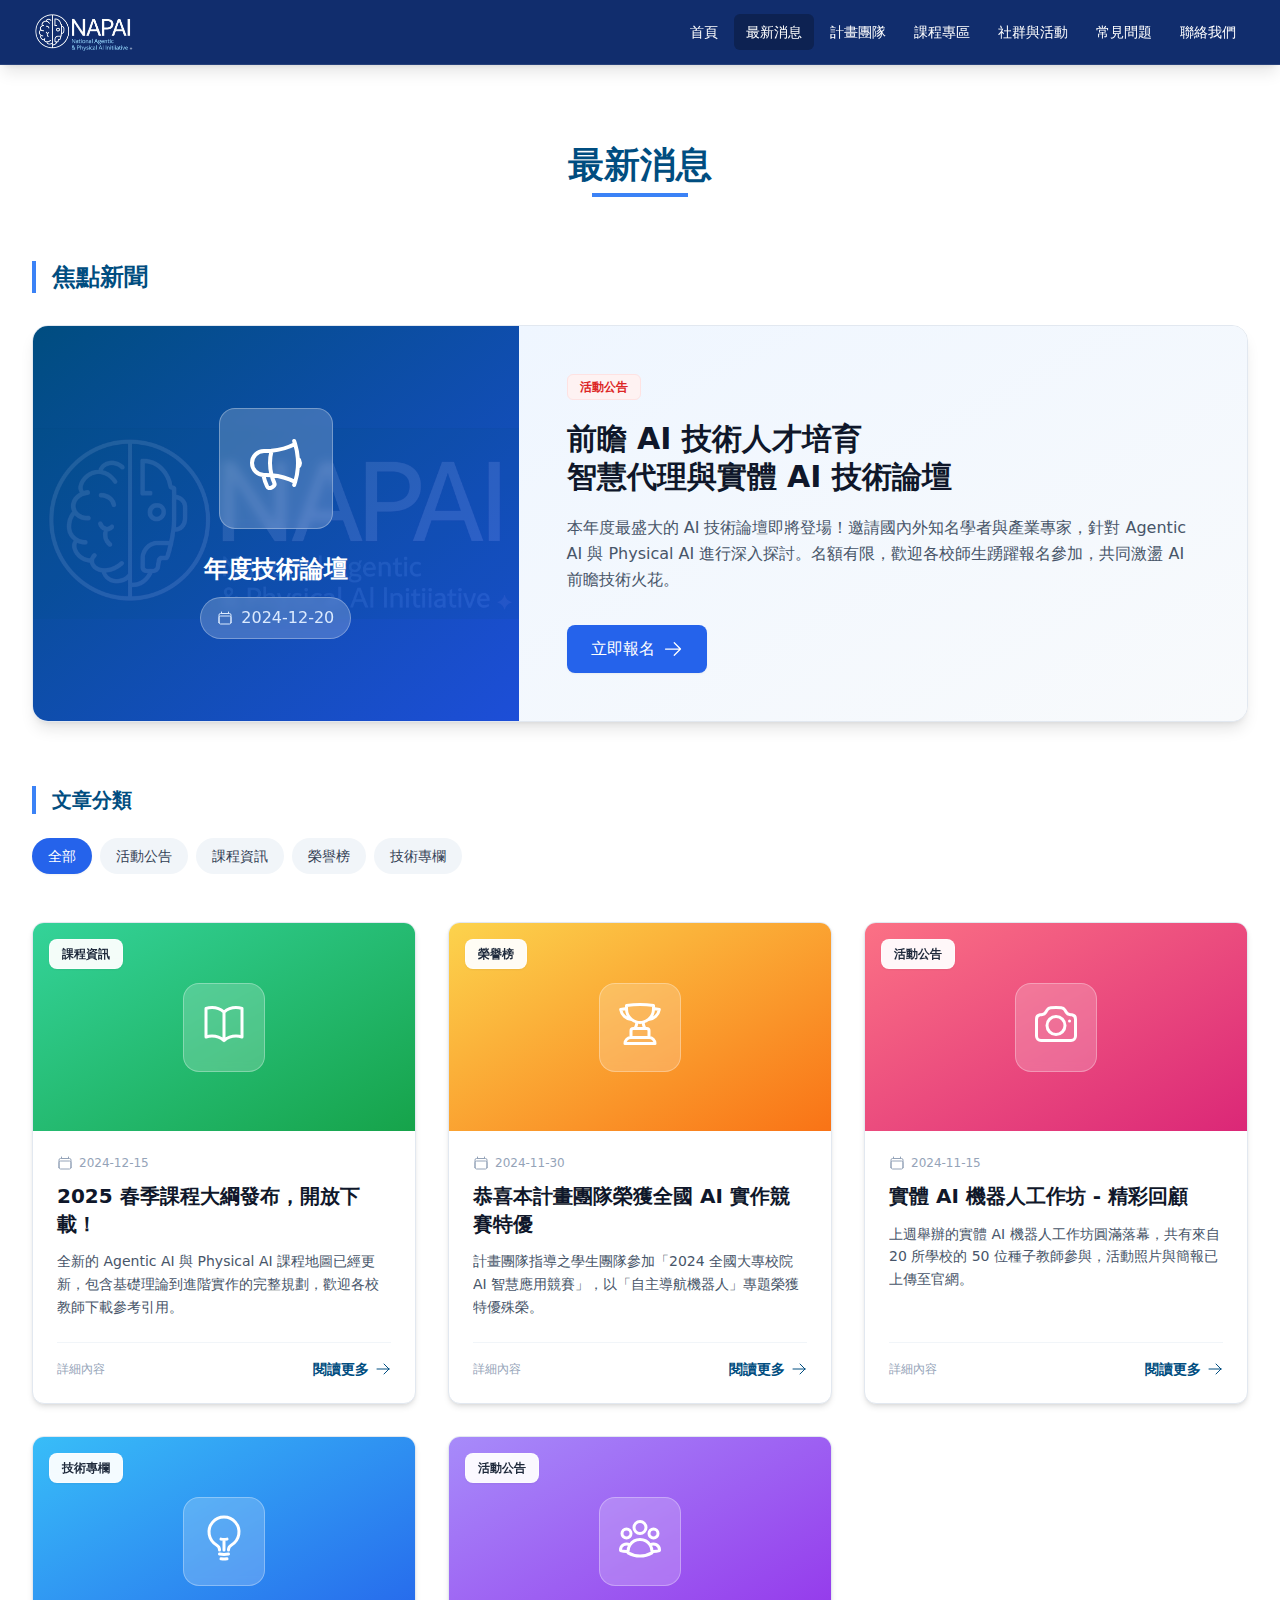
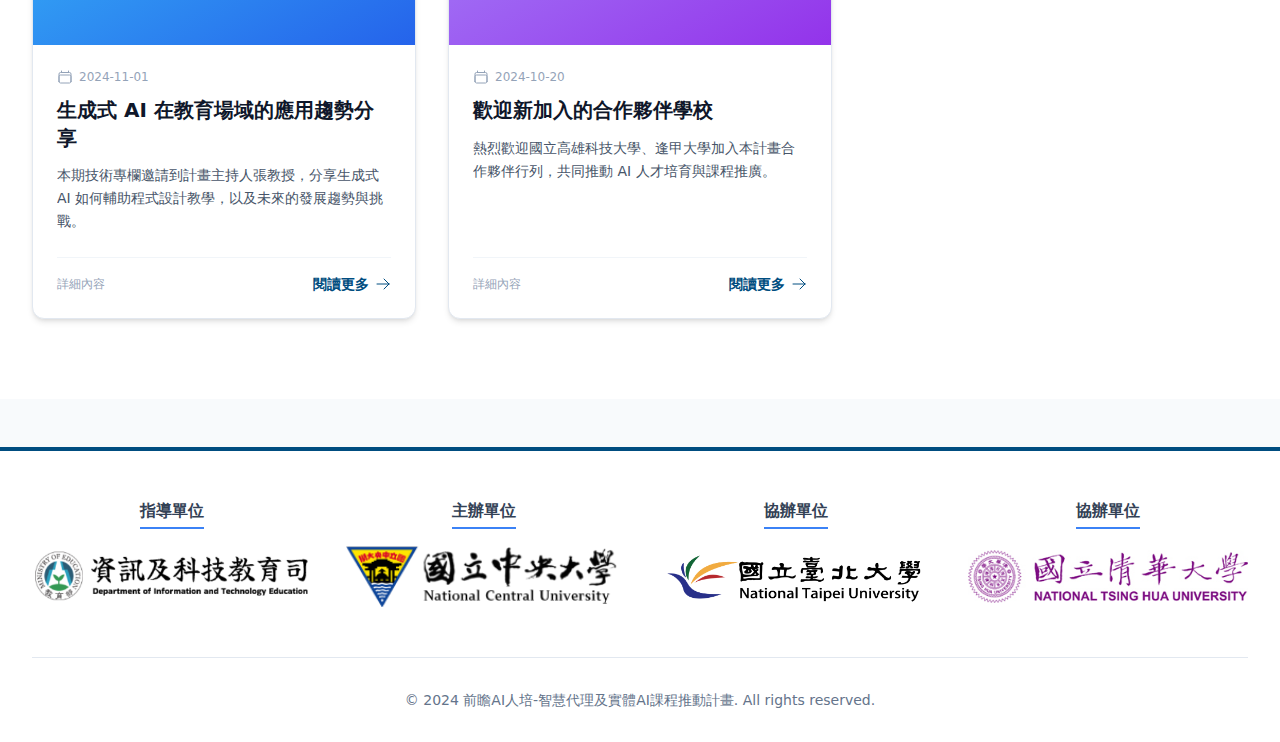
<file: news/index.html>
<!DOCTYPE html><html><head><meta charset="utf-8"><meta name="viewport" content="width=device-width, initial-scale=1"><title>最新消息 - 前瞻AI人培</title><style>html[data-v-25a6c0ae]{scroll-behavior:smooth}</style><link rel="stylesheet" href="/_nuxt/entry.DI6uUDIE.css" crossorigin><style>:where(.i-heroicons\:arrow-right){display:inline-block;width:1em;height:1em;background-color:currentColor;-webkit-mask-image:var(--svg);mask-image:var(--svg);-webkit-mask-repeat:no-repeat;mask-repeat:no-repeat;-webkit-mask-size:100% 100%;mask-size:100% 100%;--svg:url("data:image/svg+xml,%3Csvg xmlns='http://www.w3.org/2000/svg' viewBox='0 0 24 24' width='24' height='24'%3E%3Cpath fill='none' stroke='black' stroke-linecap='round' stroke-linejoin='round' stroke-width='1.5' d='M13.5 4.5L21 12m0 0l-7.5 7.5M21 12H3'/%3E%3C/svg%3E")}:where(.i-heroicons\:book-open){display:inline-block;width:1em;height:1em;background-color:currentColor;-webkit-mask-image:var(--svg);mask-image:var(--svg);-webkit-mask-repeat:no-repeat;mask-repeat:no-repeat;-webkit-mask-size:100% 100%;mask-size:100% 100%;--svg:url("data:image/svg+xml,%3Csvg xmlns='http://www.w3.org/2000/svg' viewBox='0 0 24 24' width='24' height='24'%3E%3Cpath fill='none' stroke='black' stroke-linecap='round' stroke-linejoin='round' stroke-width='1.5' d='M12 6.042A8.97 8.97 0 0 0 6 3.75c-1.052 0-2.062.18-3 .512v14.25A9 9 0 0 1 6 18c2.305 0 4.408.867 6 2.292m0-14.25a8.97 8.97 0 0 1 6-2.292c1.052 0 2.062.18 3 .512v14.25A9 9 0 0 0 18 18a8.97 8.97 0 0 0-6 2.292m0-14.25v14.25'/%3E%3C/svg%3E")}:where(.i-heroicons\:calendar){display:inline-block;width:1em;height:1em;background-color:currentColor;-webkit-mask-image:var(--svg);mask-image:var(--svg);-webkit-mask-repeat:no-repeat;mask-repeat:no-repeat;-webkit-mask-size:100% 100%;mask-size:100% 100%;--svg:url("data:image/svg+xml,%3Csvg xmlns='http://www.w3.org/2000/svg' viewBox='0 0 24 24' width='24' height='24'%3E%3Cpath fill='none' stroke='black' stroke-linecap='round' stroke-linejoin='round' stroke-width='1.5' d='M6.75 3v2.25M17.25 3v2.25M3 18.75V7.5a2.25 2.25 0 0 1 2.25-2.25h13.5A2.25 2.25 0 0 1 21 7.5v11.25m-18 0A2.25 2.25 0 0 0 5.25 21h13.5A2.25 2.25 0 0 0 21 18.75m-18 0v-7.5A2.25 2.25 0 0 1 5.25 9h13.5A2.25 2.25 0 0 1 21 11.25v7.5'/%3E%3C/svg%3E")}:where(.i-heroicons\:camera){display:inline-block;width:1em;height:1em;background-color:currentColor;-webkit-mask-image:var(--svg);mask-image:var(--svg);-webkit-mask-repeat:no-repeat;mask-repeat:no-repeat;-webkit-mask-size:100% 100%;mask-size:100% 100%;--svg:url("data:image/svg+xml,%3Csvg xmlns='http://www.w3.org/2000/svg' viewBox='0 0 24 24' width='24' height='24'%3E%3Cg fill='none' stroke='black' stroke-linecap='round' stroke-linejoin='round' stroke-width='1.5'%3E%3Cpath d='M6.827 6.175A2.31 2.31 0 0 1 5.186 7.23q-.57.08-1.134.175C2.999 7.58 2.25 8.507 2.25 9.574V18a2.25 2.25 0 0 0 2.25 2.25h15A2.25 2.25 0 0 0 21.75 18V9.574c0-1.067-.75-1.994-1.802-2.169a48 48 0 0 0-1.134-.175a2.31 2.31 0 0 1-1.64-1.055l-.822-1.316a2.19 2.19 0 0 0-1.736-1.039a49 49 0 0 0-5.232 0a2.19 2.19 0 0 0-1.736 1.039z'/%3E%3Cpath d='M16.5 12.75a4.5 4.5 0 1 1-9 0a4.5 4.5 0 0 1 9 0m2.25-2.25h.008v.008h-.008z'/%3E%3C/g%3E%3C/svg%3E")}:where(.i-heroicons\:light-bulb){display:inline-block;width:1em;height:1em;background-color:currentColor;-webkit-mask-image:var(--svg);mask-image:var(--svg);-webkit-mask-repeat:no-repeat;mask-repeat:no-repeat;-webkit-mask-size:100% 100%;mask-size:100% 100%;--svg:url("data:image/svg+xml,%3Csvg xmlns='http://www.w3.org/2000/svg' viewBox='0 0 24 24' width='24' height='24'%3E%3Cpath fill='none' stroke='black' stroke-linecap='round' stroke-linejoin='round' stroke-width='1.5' d='M12 18v-5.25m0 0a6 6 0 0 0 1.5-.189m-1.5.189a6 6 0 0 1-1.5-.189m3.75 7.478a12.1 12.1 0 0 1-4.5 0m3.75 2.383a14.4 14.4 0 0 1-3 0M14.25 18v-.192c0-.983.658-1.823 1.508-2.316a7.5 7.5 0 1 0-7.517 0c.85.493 1.509 1.333 1.509 2.316V18'/%3E%3C/svg%3E")}:where(.i-heroicons\:megaphone){display:inline-block;width:1em;height:1em;background-color:currentColor;-webkit-mask-image:var(--svg);mask-image:var(--svg);-webkit-mask-repeat:no-repeat;mask-repeat:no-repeat;-webkit-mask-size:100% 100%;mask-size:100% 100%;--svg:url("data:image/svg+xml,%3Csvg xmlns='http://www.w3.org/2000/svg' viewBox='0 0 24 24' width='24' height='24'%3E%3Cpath fill='none' stroke='black' stroke-linecap='round' stroke-linejoin='round' stroke-width='1.5' d='M10.34 15.84q-1.033-.09-2.09-.09H7.5a4.5 4.5 0 1 1 0-9h.75q1.057 0 2.09-.09m0 9.18q.381 1.445.985 2.783c.247.55.06 1.21-.463 1.511l-.657.38c-.551.318-1.26.117-1.527-.461a21 21 0 0 1-1.44-4.282m3.102.069a18 18 0 0 1-.59-4.59c0-1.586.205-3.124.59-4.59m0 9.18a23.9 23.9 0 0 1 8.835 2.535M10.34 6.66a23.9 23.9 0 0 0 8.835-2.535m0 0A24 24 0 0 0 18.795 3m.38 1.125a24 24 0 0 1 1.014 5.395m-1.014 8.855q-.177.57-.38 1.125m.38-1.125a24 24 0 0 0 1.014-5.395m0-3.46a2.25 2.25 0 0 1 0 3.46m0-3.46a24 24 0 0 1 0 3.46'/%3E%3C/svg%3E")}:where(.i-heroicons\:trophy){display:inline-block;width:1em;height:1em;background-color:currentColor;-webkit-mask-image:var(--svg);mask-image:var(--svg);-webkit-mask-repeat:no-repeat;mask-repeat:no-repeat;-webkit-mask-size:100% 100%;mask-size:100% 100%;--svg:url("data:image/svg+xml,%3Csvg xmlns='http://www.w3.org/2000/svg' viewBox='0 0 24 24' width='24' height='24'%3E%3Cpath fill='none' stroke='black' stroke-linecap='round' stroke-linejoin='round' stroke-width='1.5' d='M16.5 18.75h-9m9 0a3 3 0 0 1 3 3h-15a3 3 0 0 1 3-3m9 0v-3.375c0-.621-.503-1.125-1.125-1.125h-.871M7.5 18.75v-3.375c0-.621.504-1.125 1.125-1.125h.872m5.007 0H9.497m5.007 0a7.45 7.45 0 0 1-.982-3.172M9.497 14.25a7.45 7.45 0 0 0 .981-3.172M5.25 4.236q-1.473.215-2.916.52A6 6 0 0 0 7.73 9.728M5.25 4.236V4.5c0 2.108.966 3.99 2.48 5.228M5.25 4.236V2.721C7.456 2.41 9.71 2.25 12 2.25s4.545.16 6.75.47v1.516M7.73 9.728a6.7 6.7 0 0 0 2.748 1.35m8.272-6.842V4.5c0 2.108-.966 3.99-2.48 5.228m2.48-5.492a46 46 0 0 1 2.916.52a6 6 0 0 1-5.395 4.972m0 0a6.7 6.7 0 0 1-2.749 1.35m0 0a6.8 6.8 0 0 1-3.044 0'/%3E%3C/svg%3E")}:where(.i-heroicons\:user-group){display:inline-block;width:1em;height:1em;background-color:currentColor;-webkit-mask-image:var(--svg);mask-image:var(--svg);-webkit-mask-repeat:no-repeat;mask-repeat:no-repeat;-webkit-mask-size:100% 100%;mask-size:100% 100%;--svg:url("data:image/svg+xml,%3Csvg xmlns='http://www.w3.org/2000/svg' viewBox='0 0 24 24' width='24' height='24'%3E%3Cpath fill='none' stroke='black' stroke-linecap='round' stroke-linejoin='round' stroke-width='1.5' d='M18 18.72a9.1 9.1 0 0 0 3.741-.479q.01-.12.01-.241a3 3 0 0 0-4.692-2.478m.94 3.197l.001.031q0 .337-.037.666A11.94 11.94 0 0 1 12 21c-2.17 0-4.207-.576-5.963-1.584A6 6 0 0 1 6 18.719m12 0a5.97 5.97 0 0 0-.941-3.197m0 0A6 6 0 0 0 12 12.75a6 6 0 0 0-5.058 2.772m0 0a3 3 0 0 0-4.681 2.72a9 9 0 0 0 3.74.477m.94-3.197a5.97 5.97 0 0 0-.94 3.197M15 6.75a3 3 0 1 1-6 0a3 3 0 0 1 6 0m6 3a2.25 2.25 0 1 1-4.5 0a2.25 2.25 0 0 1 4.5 0m-13.5 0a2.25 2.25 0 1 1-4.5 0a2.25 2.25 0 0 1 4.5 0'/%3E%3C/svg%3E")}</style><link rel="preload" as="fetch" crossorigin="anonymous" href="/news/_payload.json?a0bd6aec-17e4-4618-9e61-85268b3c378a"><link rel="modulepreload" as="script" crossorigin href="/_nuxt/CdLM33VE.js"><link rel="modulepreload" as="script" crossorigin href="/_nuxt/DR7a7otN.js"><link rel="modulepreload" as="script" crossorigin href="/_nuxt/CL9s2MmM.js"><link rel="modulepreload" as="script" crossorigin href="/_nuxt/DlAUqK2U.js"><link rel="modulepreload" as="script" crossorigin href="/_nuxt/DTfjYscd.js"><link rel="modulepreload" as="script" crossorigin href="/_nuxt/DydVOlhH.js"><link rel="preload" as="fetch" fetchpriority="low" crossorigin="anonymous" href="/_nuxt/builds/meta/a0bd6aec-17e4-4618-9e61-85268b3c378a.json"><script type="module" src="/_nuxt/CdLM33VE.js" crossorigin></script><meta name="description" content="教育部前瞻AI技術人才培育計畫 - 智慧代理與實體AI機器人課程推動計畫"><link rel="icon" type="image/png" href="/image/logos/logo.png"></head><body><div id="__nuxt"><div class="min-h-screen flex flex-col font-sans text-slate-800 bg-slate-50 selection:bg-blue-200 selection:text-blue-900" data-v-25a6c0ae><nav class="sticky top-0 z-50 bg-[#112D6D] shadow-lg border-b border-white/10" data-v-25a6c0ae><div class="max-w-7xl mx-auto px-4 sm:px-6 lg:px-8" data-v-25a6c0ae><div class="flex items-center justify-between h-16" data-v-25a6c0ae><div class="flex-shrink-0 flex items-center" data-v-25a6c0ae><a href="/" class="flex items-center gap-2 group" data-v-25a6c0ae><img class="h-10 w-auto transition-transform group-hover:scale-105" src="/image/logos/logo-removebg.png" alt="NAPAI計畫Logo" data-v-25a6c0ae></a></div><div class="hidden md:block" data-v-25a6c0ae><div class="ml-10 flex items-baseline space-x-1" data-v-25a6c0ae><!--[--><a href="/" class="px-3 py-2 rounded-md text-sm font-medium text-white hover:bg-blue-600 hover:text-white transition-all duration-200 ease-in-out" data-v-25a6c0ae>首頁</a><a aria-current="page" href="/news" class="bg-[#0d2252] router-link-exact-active px-3 py-2 rounded-md text-sm font-medium text-white hover:bg-blue-600 hover:text-white transition-all duration-200 ease-in-out" data-v-25a6c0ae>最新消息</a><a href="/team" class="px-3 py-2 rounded-md text-sm font-medium text-white hover:bg-blue-600 hover:text-white transition-all duration-200 ease-in-out" data-v-25a6c0ae>計畫團隊</a><a href="/curriculum" class="px-3 py-2 rounded-md text-sm font-medium text-white hover:bg-blue-600 hover:text-white transition-all duration-200 ease-in-out" data-v-25a6c0ae>課程專區</a><a href="/community" class="px-3 py-2 rounded-md text-sm font-medium text-white hover:bg-blue-600 hover:text-white transition-all duration-200 ease-in-out" data-v-25a6c0ae>社群與活動</a><a href="/faq" class="px-3 py-2 rounded-md text-sm font-medium text-white hover:bg-blue-600 hover:text-white transition-all duration-200 ease-in-out" data-v-25a6c0ae>常見問題</a><a href="/contact" class="px-3 py-2 rounded-md text-sm font-medium text-white hover:bg-blue-600 hover:text-white transition-all duration-200 ease-in-out" data-v-25a6c0ae>聯絡我們</a><!--]--></div></div><div class="-mr-2 flex md:hidden" data-v-25a6c0ae><button type="button" class="inline-flex items-center justify-center p-2 rounded-md text-blue-200 hover:text-white hover:bg-blue-700 focus:outline-none focus:ring-2 focus:ring-offset-2 focus:ring-offset-blue-800 focus:ring-white" data-v-25a6c0ae><span class="sr-only" data-v-25a6c0ae>Open main menu</span><svg class="h-6 w-6" xmlns="http://www.w3.org/2000/svg" fill="none" viewBox="0 0 24 24" stroke="currentColor" aria-hidden="true" data-v-25a6c0ae><path stroke-linecap="round" stroke-linejoin="round" stroke-width="2" d="M4 6h16M4 12h16M4 18h16" data-v-25a6c0ae></path></svg></button></div></div></div><div class="md:hidden bg-[#112D6D] border-t border-blue-700" style="display:none;" data-v-25a6c0ae><div class="px-2 pt-2 pb-3 space-y-1 sm:px-3" data-v-25a6c0ae><!--[--><a href="/" class="block px-3 py-2 rounded-md text-base font-medium text-white hover:bg-blue-700 hover:text-white transition-colors" data-v-25a6c0ae>首頁</a><a aria-current="page" href="/news" class="bg-[#0d2252] router-link-exact-active block px-3 py-2 rounded-md text-base font-medium text-white hover:bg-blue-700 hover:text-white transition-colors" data-v-25a6c0ae>最新消息</a><a href="/team" class="block px-3 py-2 rounded-md text-base font-medium text-white hover:bg-blue-700 hover:text-white transition-colors" data-v-25a6c0ae>計畫團隊</a><a href="/curriculum" class="block px-3 py-2 rounded-md text-base font-medium text-white hover:bg-blue-700 hover:text-white transition-colors" data-v-25a6c0ae>課程專區</a><a href="/community" class="block px-3 py-2 rounded-md text-base font-medium text-white hover:bg-blue-700 hover:text-white transition-colors" data-v-25a6c0ae>社群與活動</a><a href="/faq" class="block px-3 py-2 rounded-md text-base font-medium text-white hover:bg-blue-700 hover:text-white transition-colors" data-v-25a6c0ae>常見問題</a><a href="/contact" class="block px-3 py-2 rounded-md text-base font-medium text-white hover:bg-blue-700 hover:text-white transition-colors" data-v-25a6c0ae>聯絡我們</a><!--]--></div></div></nav><main class="flex-grow" data-v-25a6c0ae><!--[--><section class="py-20 bg-white min-h-screen"><div class="max-w-7xl mx-auto px-4 sm:px-6 lg:px-8"><div class="text-center mb-16"><h1 class="text-4xl font-bold text-[#004d80] inline-block relative after:content-[&#39;&#39;] after:block after:w-2/3 after:h-1 after:bg-blue-500 after:mx-auto after:mt-2">最新消息</h1></div><div class="mb-16"><h2 class="text-2xl font-bold text-[#004d80] mb-8 border-l-4 border-blue-500 pl-4">焦點新聞</h2><div class="bg-white rounded-2xl shadow-lg border border-slate-200 overflow-hidden hover:shadow-xl transition-all duration-300"><div class="grid grid-cols-1 lg:grid-cols-5"><div class="lg:col-span-2 bg-gradient-to-br from-[#004d80] to-blue-700 flex items-center justify-center p-12 relative min-h-[300px]"><div class="absolute inset-0 opacity-10 bg-[url(&#39;/image/logos/logo.png&#39;)] bg-center bg-no-repeat bg-contain"></div><div class="text-center relative z-10 text-white"><div class="bg-white/20 backdrop-blur-sm rounded-2xl p-6 inline-block mb-6 border border-white/30"><span class="iconify i-heroicons:megaphone w-16 h-16 text-white" aria-hidden="true" style=""></span></div><h3 class="text-2xl font-bold mb-3">年度技術論壇</h3><div class="inline-flex items-center px-4 py-2 rounded-full bg-white/20 backdrop-blur-sm border border-white/30 text-blue-100"><span class="iconify i-heroicons:calendar w-4 h-4 mr-2" aria-hidden="true" style=""></span> 2024-12-20 </div></div></div><div class="lg:col-span-3 p-8 lg:p-12 flex flex-col justify-center bg-gradient-to-br from-blue-50 to-slate-50"><span class="inline-block px-3 py-1 bg-red-50 text-red-600 rounded-md text-xs font-semibold mb-5 border border-red-100 w-fit"> 活動公告 </span><h2 class="text-3xl font-bold text-slate-900 mb-5 leading-tight"> 前瞻 AI 技術人才培育<br>智慧代理與實體 AI 技術論壇 </h2><p class="text-slate-600 text-base leading-relaxed mb-8"> 本年度最盛大的 AI 技術論壇即將登場！邀請國內外知名學者與產業專家，針對 Agentic AI 與 Physical AI 進行深入探討。名額有限，歡迎各校師生踴躍報名參加，共同激盪 AI 前瞻技術火花。 </p><div><button class="inline-flex items-center justify-center text-white px-6 py-3 rounded-lg transition-all font-medium shadow-sm hover:shadow-md" style="background-color:#2563eb;"><span>立即報名</span><span class="iconify i-heroicons:arrow-right ml-2 w-5 h-5" aria-hidden="true" style=""></span></button></div></div></div></div></div><div class="mb-12"><h3 class="text-xl font-bold text-[#004d80] mb-6 border-l-4 border-blue-500 pl-4">文章分類</h3><div class="flex flex-wrap gap-2"><!--[--><button class="px-4 py-2 rounded-full text-sm font-medium transition-all duration-200" style="background-color: #2563eb; color: white; box-shadow: 0 1px 2px 0 rgb(0 0 0 / 0.05);">全部</button><button class="px-4 py-2 rounded-full text-sm font-medium transition-all duration-200" style="background-color: #f1f5f9; color: #334155;">活動公告</button><button class="px-4 py-2 rounded-full text-sm font-medium transition-all duration-200" style="background-color: #f1f5f9; color: #334155;">課程資訊</button><button class="px-4 py-2 rounded-full text-sm font-medium transition-all duration-200" style="background-color: #f1f5f9; color: #334155;">榮譽榜</button><button class="px-4 py-2 rounded-full text-sm font-medium transition-all duration-200" style="background-color: #f1f5f9; color: #334155;">技術專欄</button><!--]--></div></div><div class="grid grid-cols-1 md:grid-cols-2 lg:grid-cols-3 gap-8"><!--[--><article class="bg-white rounded-xl shadow-md border border-slate-200 overflow-hidden hover:shadow-xl hover:-translate-y-1 transition-all duration-300 flex flex-col h-full group"><div class="h-52 relative overflow-hidden bg-slate-100"><div class="absolute inset-0 bg-gradient-to-br from-emerald-400 to-green-600 transition-transform duration-700 group-hover:scale-110"></div><div class="absolute inset-0 flex items-center justify-center"><div class="bg-white/20 backdrop-blur-sm rounded-2xl p-4 border border-white/30 group-hover:scale-110 transition-transform duration-300"><span class="iconify i-heroicons:book-open w-12 h-12 text-white" aria-hidden="true" style=""></span></div></div><span class="absolute top-4 left-4 bg-white/95 backdrop-blur-sm px-3 py-1.5 rounded-lg text-xs font-bold text-slate-800 shadow-sm border border-white/50">課程資訊</span></div><div class="p-6 flex-1 flex flex-col"><div class="flex items-center text-xs font-medium text-slate-400 mb-3"><span class="iconify i-heroicons:calendar w-4 h-4 mr-1.5" aria-hidden="true" style=""></span> 2024-12-15</div><h3 class="text-xl font-bold text-slate-900 mb-3 leading-snug group-hover:text-[#004d80] transition-colors">2025 春季課程大綱發布，開放下載！</h3><p class="text-slate-600 text-sm leading-relaxed mb-6 line-clamp-3 flex-1">全新的 Agentic AI 與 Physical AI 課程地圖已經更新，包含基礎理論到進階實作的完整規劃，歡迎各校教師下載參考引用。</p><div class="pt-4 border-t border-slate-100 flex items-center justify-between"><span class="text-xs text-slate-400">詳細內容</span><button class="inline-flex items-center text-sm font-bold text-[#004d80] group-hover:text-blue-600 transition-colors"> 閱讀更多 <span class="iconify i-heroicons:arrow-right ml-1.5 w-4 h-4 group-hover:translate-x-1 transition-transform" aria-hidden="true" style=""></span></button></div></div></article><article class="bg-white rounded-xl shadow-md border border-slate-200 overflow-hidden hover:shadow-xl hover:-translate-y-1 transition-all duration-300 flex flex-col h-full group"><div class="h-52 relative overflow-hidden bg-slate-100"><div class="absolute inset-0 bg-gradient-to-br from-amber-300 to-orange-500 transition-transform duration-700 group-hover:scale-110"></div><div class="absolute inset-0 flex items-center justify-center"><div class="bg-white/20 backdrop-blur-sm rounded-2xl p-4 border border-white/30 group-hover:scale-110 transition-transform duration-300"><span class="iconify i-heroicons:trophy w-12 h-12 text-white" aria-hidden="true" style=""></span></div></div><span class="absolute top-4 left-4 bg-white/95 backdrop-blur-sm px-3 py-1.5 rounded-lg text-xs font-bold text-slate-800 shadow-sm border border-white/50">榮譽榜</span></div><div class="p-6 flex-1 flex flex-col"><div class="flex items-center text-xs font-medium text-slate-400 mb-3"><span class="iconify i-heroicons:calendar w-4 h-4 mr-1.5" aria-hidden="true" style=""></span> 2024-11-30</div><h3 class="text-xl font-bold text-slate-900 mb-3 leading-snug group-hover:text-[#004d80] transition-colors">恭喜本計畫團隊榮獲全國 AI 實作競賽特優</h3><p class="text-slate-600 text-sm leading-relaxed mb-6 line-clamp-3 flex-1">計畫團隊指導之學生團隊參加「2024 全國大專校院 AI 智慧應用競賽」，以「自主導航機器人」專題榮獲特優殊榮。</p><div class="pt-4 border-t border-slate-100 flex items-center justify-between"><span class="text-xs text-slate-400">詳細內容</span><button class="inline-flex items-center text-sm font-bold text-[#004d80] group-hover:text-blue-600 transition-colors"> 閱讀更多 <span class="iconify i-heroicons:arrow-right ml-1.5 w-4 h-4 group-hover:translate-x-1 transition-transform" aria-hidden="true" style=""></span></button></div></div></article><article class="bg-white rounded-xl shadow-md border border-slate-200 overflow-hidden hover:shadow-xl hover:-translate-y-1 transition-all duration-300 flex flex-col h-full group"><div class="h-52 relative overflow-hidden bg-slate-100"><div class="absolute inset-0 bg-gradient-to-br from-rose-400 to-pink-600 transition-transform duration-700 group-hover:scale-110"></div><div class="absolute inset-0 flex items-center justify-center"><div class="bg-white/20 backdrop-blur-sm rounded-2xl p-4 border border-white/30 group-hover:scale-110 transition-transform duration-300"><span class="iconify i-heroicons:camera w-12 h-12 text-white" aria-hidden="true" style=""></span></div></div><span class="absolute top-4 left-4 bg-white/95 backdrop-blur-sm px-3 py-1.5 rounded-lg text-xs font-bold text-slate-800 shadow-sm border border-white/50">活動公告</span></div><div class="p-6 flex-1 flex flex-col"><div class="flex items-center text-xs font-medium text-slate-400 mb-3"><span class="iconify i-heroicons:calendar w-4 h-4 mr-1.5" aria-hidden="true" style=""></span> 2024-11-15</div><h3 class="text-xl font-bold text-slate-900 mb-3 leading-snug group-hover:text-[#004d80] transition-colors">實體 AI 機器人工作坊 - 精彩回顧</h3><p class="text-slate-600 text-sm leading-relaxed mb-6 line-clamp-3 flex-1">上週舉辦的實體 AI 機器人工作坊圓滿落幕，共有來自 20 所學校的 50 位種子教師參與，活動照片與簡報已上傳至官網。</p><div class="pt-4 border-t border-slate-100 flex items-center justify-between"><span class="text-xs text-slate-400">詳細內容</span><button class="inline-flex items-center text-sm font-bold text-[#004d80] group-hover:text-blue-600 transition-colors"> 閱讀更多 <span class="iconify i-heroicons:arrow-right ml-1.5 w-4 h-4 group-hover:translate-x-1 transition-transform" aria-hidden="true" style=""></span></button></div></div></article><article class="bg-white rounded-xl shadow-md border border-slate-200 overflow-hidden hover:shadow-xl hover:-translate-y-1 transition-all duration-300 flex flex-col h-full group"><div class="h-52 relative overflow-hidden bg-slate-100"><div class="absolute inset-0 bg-gradient-to-br from-sky-400 to-blue-600 transition-transform duration-700 group-hover:scale-110"></div><div class="absolute inset-0 flex items-center justify-center"><div class="bg-white/20 backdrop-blur-sm rounded-2xl p-4 border border-white/30 group-hover:scale-110 transition-transform duration-300"><span class="iconify i-heroicons:light-bulb w-12 h-12 text-white" aria-hidden="true" style=""></span></div></div><span class="absolute top-4 left-4 bg-white/95 backdrop-blur-sm px-3 py-1.5 rounded-lg text-xs font-bold text-slate-800 shadow-sm border border-white/50">技術專欄</span></div><div class="p-6 flex-1 flex flex-col"><div class="flex items-center text-xs font-medium text-slate-400 mb-3"><span class="iconify i-heroicons:calendar w-4 h-4 mr-1.5" aria-hidden="true" style=""></span> 2024-11-01</div><h3 class="text-xl font-bold text-slate-900 mb-3 leading-snug group-hover:text-[#004d80] transition-colors">生成式 AI 在教育場域的應用趨勢分享</h3><p class="text-slate-600 text-sm leading-relaxed mb-6 line-clamp-3 flex-1">本期技術專欄邀請到計畫主持人張教授，分享生成式 AI 如何輔助程式設計教學，以及未來的發展趨勢與挑戰。</p><div class="pt-4 border-t border-slate-100 flex items-center justify-between"><span class="text-xs text-slate-400">詳細內容</span><button class="inline-flex items-center text-sm font-bold text-[#004d80] group-hover:text-blue-600 transition-colors"> 閱讀更多 <span class="iconify i-heroicons:arrow-right ml-1.5 w-4 h-4 group-hover:translate-x-1 transition-transform" aria-hidden="true" style=""></span></button></div></div></article><article class="bg-white rounded-xl shadow-md border border-slate-200 overflow-hidden hover:shadow-xl hover:-translate-y-1 transition-all duration-300 flex flex-col h-full group"><div class="h-52 relative overflow-hidden bg-slate-100"><div class="absolute inset-0 bg-gradient-to-br from-violet-400 to-purple-600 transition-transform duration-700 group-hover:scale-110"></div><div class="absolute inset-0 flex items-center justify-center"><div class="bg-white/20 backdrop-blur-sm rounded-2xl p-4 border border-white/30 group-hover:scale-110 transition-transform duration-300"><span class="iconify i-heroicons:user-group w-12 h-12 text-white" aria-hidden="true" style=""></span></div></div><span class="absolute top-4 left-4 bg-white/95 backdrop-blur-sm px-3 py-1.5 rounded-lg text-xs font-bold text-slate-800 shadow-sm border border-white/50">活動公告</span></div><div class="p-6 flex-1 flex flex-col"><div class="flex items-center text-xs font-medium text-slate-400 mb-3"><span class="iconify i-heroicons:calendar w-4 h-4 mr-1.5" aria-hidden="true" style=""></span> 2024-10-20</div><h3 class="text-xl font-bold text-slate-900 mb-3 leading-snug group-hover:text-[#004d80] transition-colors">歡迎新加入的合作夥伴學校</h3><p class="text-slate-600 text-sm leading-relaxed mb-6 line-clamp-3 flex-1">熱烈歡迎國立高雄科技大學、逢甲大學加入本計畫合作夥伴行列，共同推動 AI 人才培育與課程推廣。</p><div class="pt-4 border-t border-slate-100 flex items-center justify-between"><span class="text-xs text-slate-400">詳細內容</span><button class="inline-flex items-center text-sm font-bold text-[#004d80] group-hover:text-blue-600 transition-colors"> 閱讀更多 <span class="iconify i-heroicons:arrow-right ml-1.5 w-4 h-4 group-hover:translate-x-1 transition-transform" aria-hidden="true" style=""></span></button></div></div></article><!--]--></div></div></section><!--]--></main><footer class="bg-white border-t-4 border-[#004d80] pt-12 pb-8 mt-12" data-v-25a6c0ae><div class="max-w-7xl mx-auto px-4 sm:px-6 lg:px-8" data-v-25a6c0ae><div class="grid grid-cols-1 md:grid-cols-2 lg:grid-cols-4 gap-8" data-v-25a6c0ae><div class="flex flex-col items-center" data-v-25a6c0ae><span class="font-bold text-slate-700 mb-4 pb-1 border-b-2 border-blue-500" data-v-25a6c0ae>指導單位</span><img src="/image/logos/logo_ITE.png" alt="指導單位" class="h-16 object-contain hover:scale-105 transition-transform" data-v-25a6c0ae></div><div class="flex flex-col items-center" data-v-25a6c0ae><span class="font-bold text-slate-700 mb-4 pb-1 border-b-2 border-blue-500" data-v-25a6c0ae>主辦單位</span><img src="/image/logos/logo_NCU.png" alt="主辦單位" class="h-16 object-contain hover:scale-105 transition-transform" data-v-25a6c0ae></div><div class="flex flex-col items-center" data-v-25a6c0ae><span class="font-bold text-slate-700 mb-4 pb-1 border-b-2 border-blue-500" data-v-25a6c0ae>協辦單位</span><img src="/image/logos/logo_NTPU.png" alt="協辦單位" class="h-16 object-contain hover:scale-105 transition-transform" data-v-25a6c0ae></div><div class="flex flex-col items-center" data-v-25a6c0ae><span class="font-bold text-slate-700 mb-4 pb-1 border-b-2 border-blue-500" data-v-25a6c0ae>協辦單位</span><img src="/image/logos/logo_NTHU.jpg" alt="協辦單位" class="h-16 object-contain hover:scale-105 transition-transform" data-v-25a6c0ae></div></div><div class="mt-12 pt-8 border-t border-slate-200 text-center text-slate-500 text-sm" data-v-25a6c0ae><p data-v-25a6c0ae>© 2024 前瞻AI人培-智慧代理及實體AI課程推動計畫. All rights reserved.</p></div></div></footer></div></div><div id="teleports"></div><script>window.__NUXT__={};window.__NUXT__.config={public:{},app:{baseURL:"/",buildId:"a0bd6aec-17e4-4618-9e61-85268b3c378a",buildAssetsDir:"/_nuxt/",cdnURL:""}}</script><script type="application/json" data-nuxt-data="nuxt-app" data-ssr="true" id="__NUXT_DATA__" data-src="/news/_payload.json?a0bd6aec-17e4-4618-9e61-85268b3c378a">[{"state":1,"once":3,"_errors":4,"serverRendered":6,"path":7,"pinia":8,"prerenderedAt":10},["Reactive",2],{},["Set"],["ShallowReactive",5],{},true,"/news",["Reactive",9],{},1766841089177]</script></body></html>
</file>
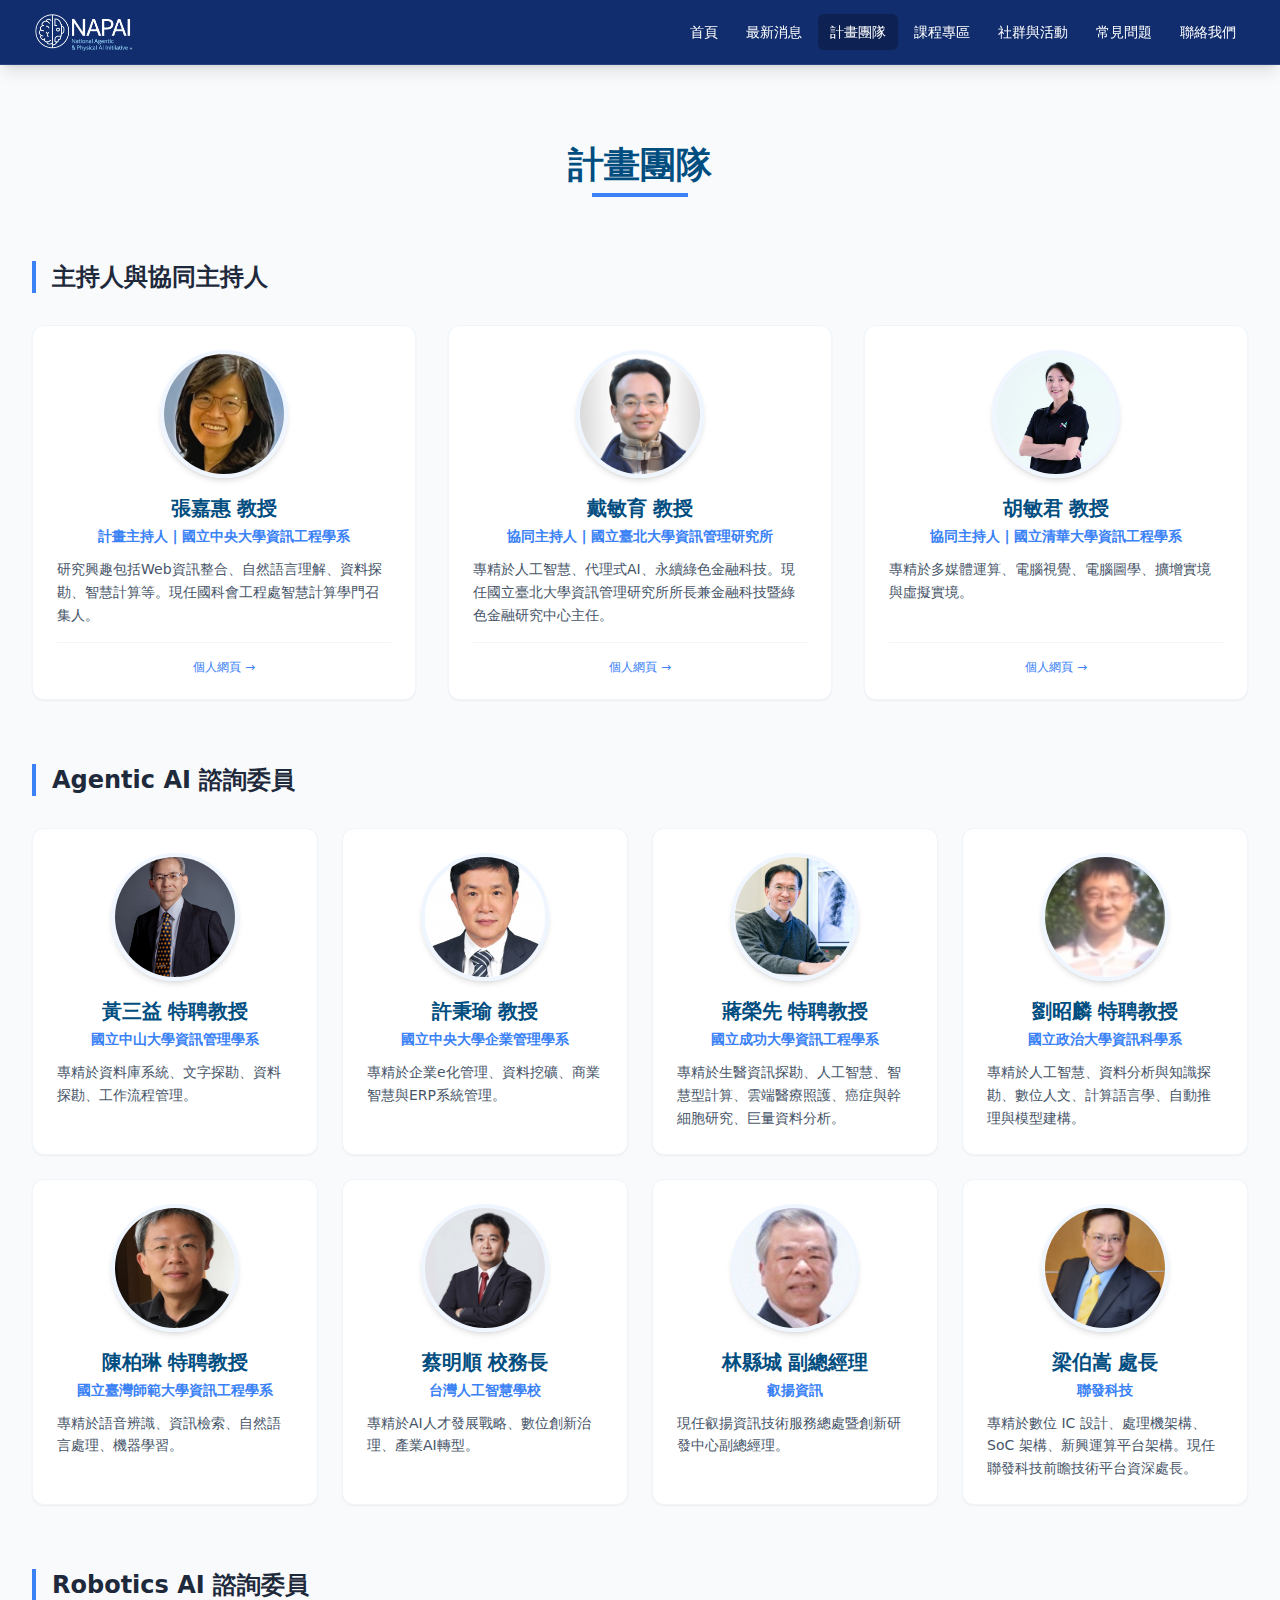
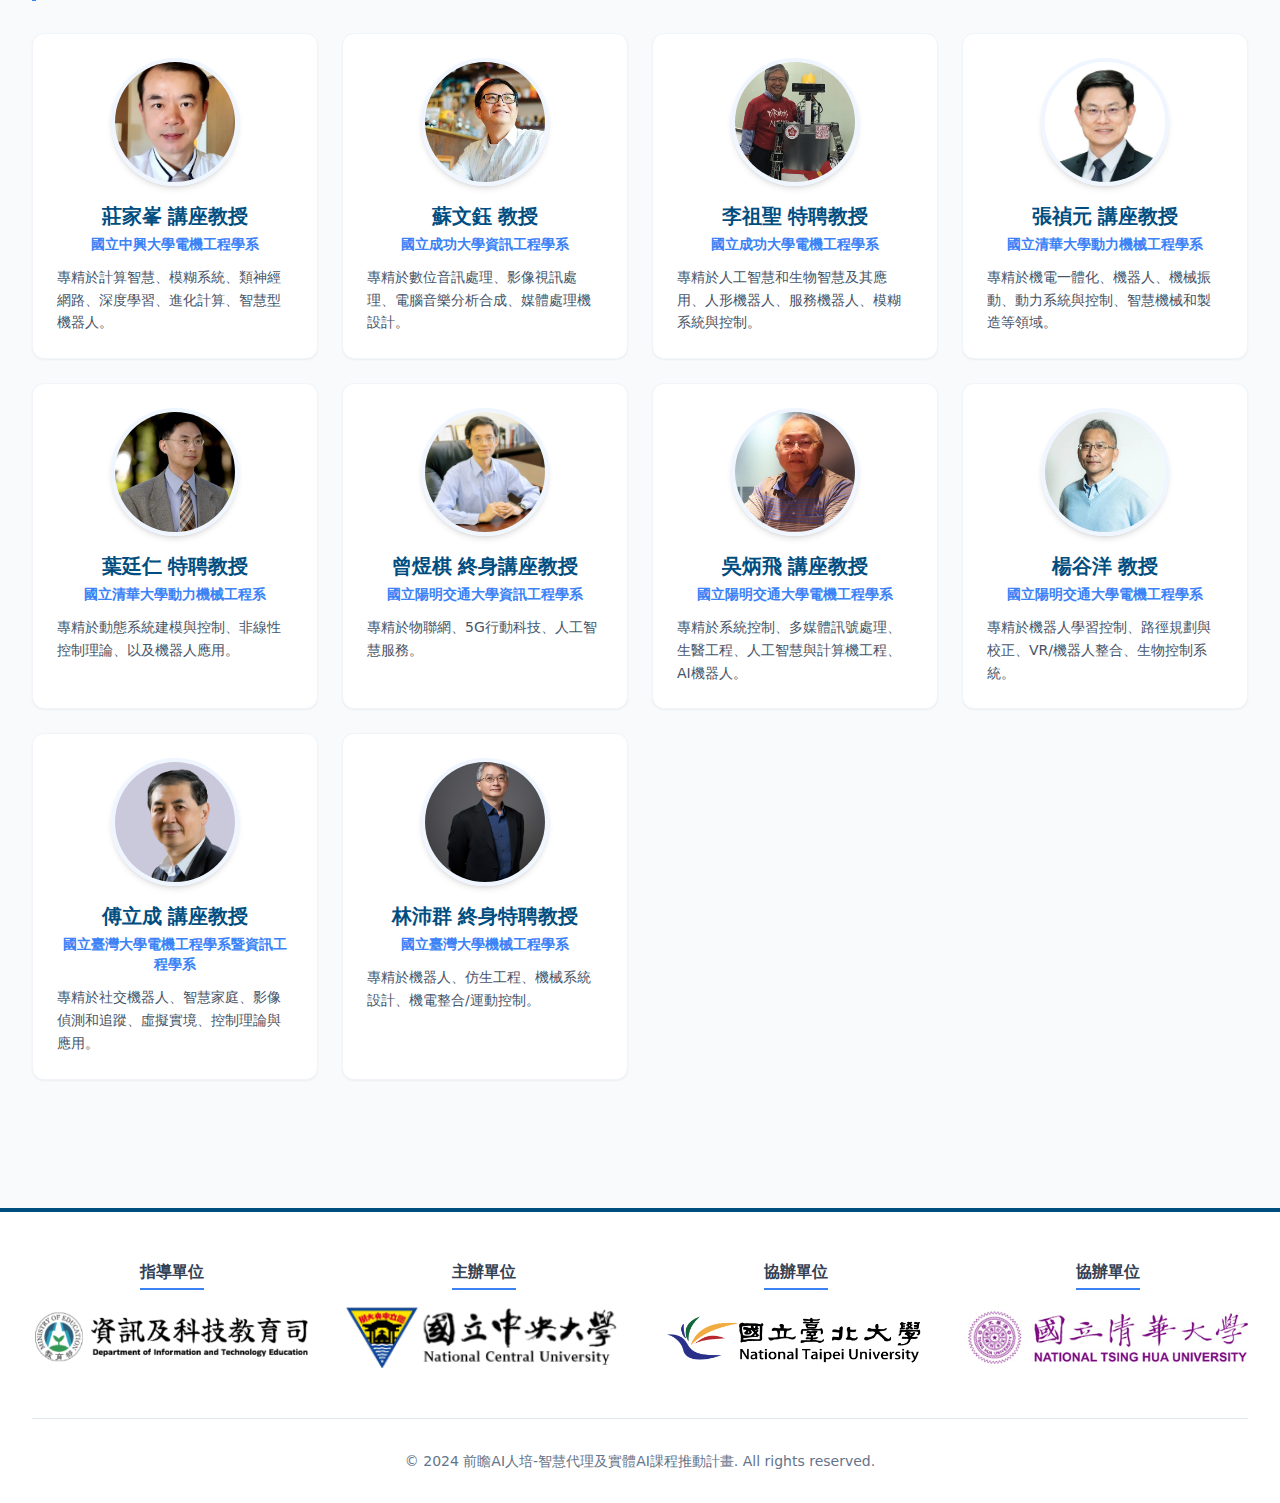
<file: team/index.html>
<!DOCTYPE html><html><head><meta charset="utf-8"><meta name="viewport" content="width=device-width, initial-scale=1"><title>計畫團隊 - 前瞻AI人培</title><style>html[data-v-25a6c0ae]{scroll-behavior:smooth}</style><link rel="stylesheet" href="/_nuxt/entry.DI6uUDIE.css" crossorigin><link rel="preload" as="fetch" crossorigin="anonymous" href="/team/_payload.json?a0bd6aec-17e4-4618-9e61-85268b3c378a"><link rel="modulepreload" as="script" crossorigin href="/_nuxt/CdLM33VE.js"><link rel="modulepreload" as="script" crossorigin href="/_nuxt/DR7a7otN.js"><link rel="modulepreload" as="script" crossorigin href="/_nuxt/CL9s2MmM.js"><link rel="modulepreload" as="script" crossorigin href="/_nuxt/DlAUqK2U.js"><link rel="modulepreload" as="script" crossorigin href="/_nuxt/CYqcH2kN.js"><link rel="preload" as="fetch" fetchpriority="low" crossorigin="anonymous" href="/_nuxt/builds/meta/a0bd6aec-17e4-4618-9e61-85268b3c378a.json"><script type="module" src="/_nuxt/CdLM33VE.js" crossorigin></script><meta name="description" content="教育部前瞻AI技術人才培育計畫 - 智慧代理與實體AI機器人課程推動計畫"><link rel="icon" type="image/png" href="/image/logos/logo.png"></head><body><div id="__nuxt"><div class="min-h-screen flex flex-col font-sans text-slate-800 bg-slate-50 selection:bg-blue-200 selection:text-blue-900" data-v-25a6c0ae><nav class="sticky top-0 z-50 bg-[#112D6D] shadow-lg border-b border-white/10" data-v-25a6c0ae><div class="max-w-7xl mx-auto px-4 sm:px-6 lg:px-8" data-v-25a6c0ae><div class="flex items-center justify-between h-16" data-v-25a6c0ae><div class="flex-shrink-0 flex items-center" data-v-25a6c0ae><a href="/" class="flex items-center gap-2 group" data-v-25a6c0ae><img class="h-10 w-auto transition-transform group-hover:scale-105" src="/image/logos/logo-removebg.png" alt="NAPAI計畫Logo" data-v-25a6c0ae></a></div><div class="hidden md:block" data-v-25a6c0ae><div class="ml-10 flex items-baseline space-x-1" data-v-25a6c0ae><!--[--><a href="/" class="px-3 py-2 rounded-md text-sm font-medium text-white hover:bg-blue-600 hover:text-white transition-all duration-200 ease-in-out" data-v-25a6c0ae>首頁</a><a href="/news" class="px-3 py-2 rounded-md text-sm font-medium text-white hover:bg-blue-600 hover:text-white transition-all duration-200 ease-in-out" data-v-25a6c0ae>最新消息</a><a aria-current="page" href="/team" class="bg-[#0d2252] router-link-exact-active px-3 py-2 rounded-md text-sm font-medium text-white hover:bg-blue-600 hover:text-white transition-all duration-200 ease-in-out" data-v-25a6c0ae>計畫團隊</a><a href="/curriculum" class="px-3 py-2 rounded-md text-sm font-medium text-white hover:bg-blue-600 hover:text-white transition-all duration-200 ease-in-out" data-v-25a6c0ae>課程專區</a><a href="/community" class="px-3 py-2 rounded-md text-sm font-medium text-white hover:bg-blue-600 hover:text-white transition-all duration-200 ease-in-out" data-v-25a6c0ae>社群與活動</a><a href="/faq" class="px-3 py-2 rounded-md text-sm font-medium text-white hover:bg-blue-600 hover:text-white transition-all duration-200 ease-in-out" data-v-25a6c0ae>常見問題</a><a href="/contact" class="px-3 py-2 rounded-md text-sm font-medium text-white hover:bg-blue-600 hover:text-white transition-all duration-200 ease-in-out" data-v-25a6c0ae>聯絡我們</a><!--]--></div></div><div class="-mr-2 flex md:hidden" data-v-25a6c0ae><button type="button" class="inline-flex items-center justify-center p-2 rounded-md text-blue-200 hover:text-white hover:bg-blue-700 focus:outline-none focus:ring-2 focus:ring-offset-2 focus:ring-offset-blue-800 focus:ring-white" data-v-25a6c0ae><span class="sr-only" data-v-25a6c0ae>Open main menu</span><svg class="h-6 w-6" xmlns="http://www.w3.org/2000/svg" fill="none" viewBox="0 0 24 24" stroke="currentColor" aria-hidden="true" data-v-25a6c0ae><path stroke-linecap="round" stroke-linejoin="round" stroke-width="2" d="M4 6h16M4 12h16M4 18h16" data-v-25a6c0ae></path></svg></button></div></div></div><div class="md:hidden bg-[#112D6D] border-t border-blue-700" style="display:none;" data-v-25a6c0ae><div class="px-2 pt-2 pb-3 space-y-1 sm:px-3" data-v-25a6c0ae><!--[--><a href="/" class="block px-3 py-2 rounded-md text-base font-medium text-white hover:bg-blue-700 hover:text-white transition-colors" data-v-25a6c0ae>首頁</a><a href="/news" class="block px-3 py-2 rounded-md text-base font-medium text-white hover:bg-blue-700 hover:text-white transition-colors" data-v-25a6c0ae>最新消息</a><a aria-current="page" href="/team" class="bg-[#0d2252] router-link-exact-active block px-3 py-2 rounded-md text-base font-medium text-white hover:bg-blue-700 hover:text-white transition-colors" data-v-25a6c0ae>計畫團隊</a><a href="/curriculum" class="block px-3 py-2 rounded-md text-base font-medium text-white hover:bg-blue-700 hover:text-white transition-colors" data-v-25a6c0ae>課程專區</a><a href="/community" class="block px-3 py-2 rounded-md text-base font-medium text-white hover:bg-blue-700 hover:text-white transition-colors" data-v-25a6c0ae>社群與活動</a><a href="/faq" class="block px-3 py-2 rounded-md text-base font-medium text-white hover:bg-blue-700 hover:text-white transition-colors" data-v-25a6c0ae>常見問題</a><a href="/contact" class="block px-3 py-2 rounded-md text-base font-medium text-white hover:bg-blue-700 hover:text-white transition-colors" data-v-25a6c0ae>聯絡我們</a><!--]--></div></div></nav><main class="flex-grow" data-v-25a6c0ae><!--[--><section class="py-20 bg-slate-50 min-h-screen"><div class="max-w-7xl mx-auto px-4 sm:px-6 lg:px-8"><div class="text-center mb-16"><h1 class="text-4xl font-bold text-[#004d80] inline-block relative after:content-[&#39;&#39;] after:block after:w-2/3 after:h-1 after:bg-blue-500 after:mx-auto after:mt-2">計畫團隊</h1></div><div class="mb-16"><h3 class="text-2xl font-bold text-slate-800 mb-8 border-l-4 border-blue-500 pl-4">主持人與協同主持人</h3><div class="grid grid-cols-1 md:grid-cols-2 lg:grid-cols-3 gap-8"><div class="group bg-white rounded-xl overflow-hidden border border-slate-100 shadow-sm hover:shadow-xl transition-all duration-300 transform hover:-translate-y-1 flex flex-col items-center p-6 h-full relative"><div class="relative w-32 h-32 mb-4"><div class="absolute inset-0 bg-blue-500 rounded-full opacity-0 group-hover:opacity-10 transition-opacity duration-300"></div><img src="/image/team/張嘉惠.jpg" alt="張嘉惠 教授" class="w-full h-full object-cover rounded-full border-4 border-blue-50 shadow-md group-hover:border-blue-200 transition-colors duration-300" loading="lazy"></div><h4 class="text-xl font-bold text-[#004d80] mb-1 group-hover:text-blue-600 transition-colors">張嘉惠 教授</h4><p class="text-sm font-semibold text-blue-500 mb-3 text-center min-h-[1.25rem]">計畫主持人 | 國立中央大學資訊工程學系</p><div class="text-slate-600 text-sm leading-relaxed text-left w-full flex-grow"><!--[--> 研究興趣包括Web資訊整合、自然語言理解、資料探勘、智慧計算等。現任國科會工程處智慧計算學門召集人。 <!--]--></div><div class="mt-4 pt-4 border-t border-slate-100 w-full text-center"><a href="https://sites.google.com/site/nculab/advisor" target="_blank" class="text-xs font-medium text-blue-500 hover:text-blue-700 flex items-center justify-center gap-1"> 個人網頁 <span aria-hidden="true">→</span></a></div></div><div class="group bg-white rounded-xl overflow-hidden border border-slate-100 shadow-sm hover:shadow-xl transition-all duration-300 transform hover:-translate-y-1 flex flex-col items-center p-6 h-full relative"><div class="relative w-32 h-32 mb-4"><div class="absolute inset-0 bg-blue-500 rounded-full opacity-0 group-hover:opacity-10 transition-opacity duration-300"></div><img src="/image/team/myday_photo.jpg" alt="戴敏育 教授" class="w-full h-full object-cover rounded-full border-4 border-blue-50 shadow-md group-hover:border-blue-200 transition-colors duration-300" loading="lazy"></div><h4 class="text-xl font-bold text-[#004d80] mb-1 group-hover:text-blue-600 transition-colors">戴敏育 教授</h4><p class="text-sm font-semibold text-blue-500 mb-3 text-center min-h-[1.25rem]">協同主持人 | 國立臺北大學資訊管理研究所</p><div class="text-slate-600 text-sm leading-relaxed text-left w-full flex-grow"><!--[--> 專精於人工智慧、代理式AI、永續綠色金融科技。現任國立臺北大學資訊管理研究所所長兼金融科技暨綠色金融研究中心主任。 <!--]--></div><div class="mt-4 pt-4 border-t border-slate-100 w-full text-center"><a href="https://web.ntpu.edu.tw/~myday/" target="_blank" class="text-xs font-medium text-blue-500 hover:text-blue-700 flex items-center justify-center gap-1"> 個人網頁 <span aria-hidden="true">→</span></a></div></div><div class="group bg-white rounded-xl overflow-hidden border border-slate-100 shadow-sm hover:shadow-xl transition-all duration-300 transform hover:-translate-y-1 flex flex-col items-center p-6 h-full relative"><div class="relative w-32 h-32 mb-4"><div class="absolute inset-0 bg-blue-500 rounded-full opacity-0 group-hover:opacity-10 transition-opacity duration-300"></div><img src="/image/team/胡敏君.jpg" alt="胡敏君 教授" class="w-full h-full object-cover rounded-full border-4 border-blue-50 shadow-md group-hover:border-blue-200 transition-colors duration-300" loading="lazy"></div><h4 class="text-xl font-bold text-[#004d80] mb-1 group-hover:text-blue-600 transition-colors">胡敏君 教授</h4><p class="text-sm font-semibold text-blue-500 mb-3 text-center min-h-[1.25rem]">協同主持人 | 國立清華大學資訊工程學系</p><div class="text-slate-600 text-sm leading-relaxed text-left w-full flex-grow"><!--[--> 專精於多媒體運算、電腦視覺、電腦圖學、擴增實境與虛擬實境。 <!--]--></div><div class="mt-4 pt-4 border-t border-slate-100 w-full text-center"><a href="https://mislab.cs.nthu.edu.tw/" target="_blank" class="text-xs font-medium text-blue-500 hover:text-blue-700 flex items-center justify-center gap-1"> 個人網頁 <span aria-hidden="true">→</span></a></div></div></div></div><div class="mb-16"><h3 class="text-2xl font-bold text-slate-800 mb-8 border-l-4 border-blue-500 pl-4">Agentic AI 諮詢委員</h3><div class="grid grid-cols-1 sm:grid-cols-2 lg:grid-cols-4 gap-6"><div class="group bg-white rounded-xl overflow-hidden border border-slate-100 shadow-sm hover:shadow-xl transition-all duration-300 transform hover:-translate-y-1 flex flex-col items-center p-6 h-full relative"><div class="relative w-32 h-32 mb-4"><div class="absolute inset-0 bg-blue-500 rounded-full opacity-0 group-hover:opacity-10 transition-opacity duration-300"></div><img src="/image/team/黃三益.jpg" alt="黃三益 特聘教授" class="w-full h-full object-cover rounded-full border-4 border-blue-50 shadow-md group-hover:border-blue-200 transition-colors duration-300" loading="lazy"></div><h4 class="text-xl font-bold text-[#004d80] mb-1 group-hover:text-blue-600 transition-colors">黃三益 特聘教授</h4><p class="text-sm font-semibold text-blue-500 mb-3 text-center min-h-[1.25rem]">國立中山大學資訊管理學系</p><div class="text-slate-600 text-sm leading-relaxed text-left w-full flex-grow"><!--[-->專精於資料庫系統、文字探勘、資料探勘、工作流程管理。<!--]--></div><!----></div><div class="group bg-white rounded-xl overflow-hidden border border-slate-100 shadow-sm hover:shadow-xl transition-all duration-300 transform hover:-translate-y-1 flex flex-col items-center p-6 h-full relative"><div class="relative w-32 h-32 mb-4"><div class="absolute inset-0 bg-blue-500 rounded-full opacity-0 group-hover:opacity-10 transition-opacity duration-300"></div><img src="/image/team/許秉瑜.jpg" alt="許秉瑜 教授" class="w-full h-full object-cover rounded-full border-4 border-blue-50 shadow-md group-hover:border-blue-200 transition-colors duration-300" loading="lazy"></div><h4 class="text-xl font-bold text-[#004d80] mb-1 group-hover:text-blue-600 transition-colors">許秉瑜 教授</h4><p class="text-sm font-semibold text-blue-500 mb-3 text-center min-h-[1.25rem]">國立中央大學企業管理學系</p><div class="text-slate-600 text-sm leading-relaxed text-left w-full flex-grow"><!--[-->專精於企業e化管理、資料挖礦、商業智慧與ERP系統管理。<!--]--></div><!----></div><div class="group bg-white rounded-xl overflow-hidden border border-slate-100 shadow-sm hover:shadow-xl transition-all duration-300 transform hover:-translate-y-1 flex flex-col items-center p-6 h-full relative"><div class="relative w-32 h-32 mb-4"><div class="absolute inset-0 bg-blue-500 rounded-full opacity-0 group-hover:opacity-10 transition-opacity duration-300"></div><img src="/image/team/蔣榮先.jpeg" alt="蔣榮先 特聘教授" class="w-full h-full object-cover rounded-full border-4 border-blue-50 shadow-md group-hover:border-blue-200 transition-colors duration-300" loading="lazy"></div><h4 class="text-xl font-bold text-[#004d80] mb-1 group-hover:text-blue-600 transition-colors">蔣榮先 特聘教授</h4><p class="text-sm font-semibold text-blue-500 mb-3 text-center min-h-[1.25rem]">國立成功大學資訊工程學系</p><div class="text-slate-600 text-sm leading-relaxed text-left w-full flex-grow"><!--[-->專精於生醫資訊探勘、人工智慧、智慧型計算、雲端醫療照護、癌症與幹細胞研究、巨量資料分析。<!--]--></div><!----></div><div class="group bg-white rounded-xl overflow-hidden border border-slate-100 shadow-sm hover:shadow-xl transition-all duration-300 transform hover:-translate-y-1 flex flex-col items-center p-6 h-full relative"><div class="relative w-32 h-32 mb-4"><div class="absolute inset-0 bg-blue-500 rounded-full opacity-0 group-hover:opacity-10 transition-opacity duration-300"></div><img src="/image/team/chaolin.jpg" alt="劉昭麟 特聘教授" class="w-full h-full object-cover rounded-full border-4 border-blue-50 shadow-md group-hover:border-blue-200 transition-colors duration-300" loading="lazy"></div><h4 class="text-xl font-bold text-[#004d80] mb-1 group-hover:text-blue-600 transition-colors">劉昭麟 特聘教授</h4><p class="text-sm font-semibold text-blue-500 mb-3 text-center min-h-[1.25rem]">國立政治大學資訊科學系</p><div class="text-slate-600 text-sm leading-relaxed text-left w-full flex-grow"><!--[-->專精於人工智慧、資料分析與知識探勘、數位人文、計算語言學、自動推理與模型建構。<!--]--></div><!----></div><div class="group bg-white rounded-xl overflow-hidden border border-slate-100 shadow-sm hover:shadow-xl transition-all duration-300 transform hover:-translate-y-1 flex flex-col items-center p-6 h-full relative"><div class="relative w-32 h-32 mb-4"><div class="absolute inset-0 bg-blue-500 rounded-full opacity-0 group-hover:opacity-10 transition-opacity duration-300"></div><img src="/image/team/陳柏琳.png" alt="陳柏琳 特聘教授" class="w-full h-full object-cover rounded-full border-4 border-blue-50 shadow-md group-hover:border-blue-200 transition-colors duration-300" loading="lazy"></div><h4 class="text-xl font-bold text-[#004d80] mb-1 group-hover:text-blue-600 transition-colors">陳柏琳 特聘教授</h4><p class="text-sm font-semibold text-blue-500 mb-3 text-center min-h-[1.25rem]">國立臺灣師範大學資訊工程學系</p><div class="text-slate-600 text-sm leading-relaxed text-left w-full flex-grow"><!--[-->專精於語音辨識、資訊檢索、自然語言處理、機器學習。<!--]--></div><!----></div><div class="group bg-white rounded-xl overflow-hidden border border-slate-100 shadow-sm hover:shadow-xl transition-all duration-300 transform hover:-translate-y-1 flex flex-col items-center p-6 h-full relative"><div class="relative w-32 h-32 mb-4"><div class="absolute inset-0 bg-blue-500 rounded-full opacity-0 group-hover:opacity-10 transition-opacity duration-300"></div><img src="/image/team/蔡明順.jpg" alt="蔡明順 校務長" class="w-full h-full object-cover rounded-full border-4 border-blue-50 shadow-md group-hover:border-blue-200 transition-colors duration-300" loading="lazy"></div><h4 class="text-xl font-bold text-[#004d80] mb-1 group-hover:text-blue-600 transition-colors">蔡明順 校務長</h4><p class="text-sm font-semibold text-blue-500 mb-3 text-center min-h-[1.25rem]">台灣人工智慧學校</p><div class="text-slate-600 text-sm leading-relaxed text-left w-full flex-grow"><!--[-->專精於AI人才發展戰略、數位創新治理、產業AI轉型。<!--]--></div><!----></div><div class="group bg-white rounded-xl overflow-hidden border border-slate-100 shadow-sm hover:shadow-xl transition-all duration-300 transform hover:-translate-y-1 flex flex-col items-center p-6 h-full relative"><div class="relative w-32 h-32 mb-4"><div class="absolute inset-0 bg-blue-500 rounded-full opacity-0 group-hover:opacity-10 transition-opacity duration-300"></div><img src="/image/team/林縣城.jpg" alt="林縣城 副總經理" class="w-full h-full object-cover rounded-full border-4 border-blue-50 shadow-md group-hover:border-blue-200 transition-colors duration-300" loading="lazy"></div><h4 class="text-xl font-bold text-[#004d80] mb-1 group-hover:text-blue-600 transition-colors">林縣城 副總經理</h4><p class="text-sm font-semibold text-blue-500 mb-3 text-center min-h-[1.25rem]">叡揚資訊</p><div class="text-slate-600 text-sm leading-relaxed text-left w-full flex-grow"><!--[-->現任叡揚資訊技術服務總處暨創新研發中心副總經理。<!--]--></div><!----></div><div class="group bg-white rounded-xl overflow-hidden border border-slate-100 shadow-sm hover:shadow-xl transition-all duration-300 transform hover:-translate-y-1 flex flex-col items-center p-6 h-full relative"><div class="relative w-32 h-32 mb-4"><div class="absolute inset-0 bg-blue-500 rounded-full opacity-0 group-hover:opacity-10 transition-opacity duration-300"></div><img src="/image/team/梁伯嵩.jpg" alt="梁伯嵩 處長" class="w-full h-full object-cover rounded-full border-4 border-blue-50 shadow-md group-hover:border-blue-200 transition-colors duration-300" loading="lazy"></div><h4 class="text-xl font-bold text-[#004d80] mb-1 group-hover:text-blue-600 transition-colors">梁伯嵩 處長</h4><p class="text-sm font-semibold text-blue-500 mb-3 text-center min-h-[1.25rem]">聯發科技</p><div class="text-slate-600 text-sm leading-relaxed text-left w-full flex-grow"><!--[-->專精於數位 IC 設計、處理機架構、SoC 架構、新興運算平台架構。現任聯發科技前瞻技術平台資深處長。<!--]--></div><!----></div></div></div><div><h3 class="text-2xl font-bold text-slate-800 mb-8 border-l-4 border-blue-500 pl-4">Robotics AI 諮詢委員</h3><div class="grid grid-cols-1 sm:grid-cols-2 lg:grid-cols-4 gap-6"><div class="group bg-white rounded-xl overflow-hidden border border-slate-100 shadow-sm hover:shadow-xl transition-all duration-300 transform hover:-translate-y-1 flex flex-col items-center p-6 h-full relative"><div class="relative w-32 h-32 mb-4"><div class="absolute inset-0 bg-blue-500 rounded-full opacity-0 group-hover:opacity-10 transition-opacity duration-300"></div><img src="/image/team/莊家峯.jpg" alt="莊家峯 講座教授" class="w-full h-full object-cover rounded-full border-4 border-blue-50 shadow-md group-hover:border-blue-200 transition-colors duration-300" loading="lazy"></div><h4 class="text-xl font-bold text-[#004d80] mb-1 group-hover:text-blue-600 transition-colors">莊家峯 講座教授</h4><p class="text-sm font-semibold text-blue-500 mb-3 text-center min-h-[1.25rem]">國立中興大學電機工程學系</p><div class="text-slate-600 text-sm leading-relaxed text-left w-full flex-grow"><!--[-->專精於計算智慧、模糊系統、類神經網路、深度學習、進化計算、智慧型機器人。<!--]--></div><!----></div><div class="group bg-white rounded-xl overflow-hidden border border-slate-100 shadow-sm hover:shadow-xl transition-all duration-300 transform hover:-translate-y-1 flex flex-col items-center p-6 h-full relative"><div class="relative w-32 h-32 mb-4"><div class="absolute inset-0 bg-blue-500 rounded-full opacity-0 group-hover:opacity-10 transition-opacity duration-300"></div><img src="/image/team/蘇文鈺.jpg" alt="蘇文鈺 教授" class="w-full h-full object-cover rounded-full border-4 border-blue-50 shadow-md group-hover:border-blue-200 transition-colors duration-300" loading="lazy"></div><h4 class="text-xl font-bold text-[#004d80] mb-1 group-hover:text-blue-600 transition-colors">蘇文鈺 教授</h4><p class="text-sm font-semibold text-blue-500 mb-3 text-center min-h-[1.25rem]">國立成功大學資訊工程學系</p><div class="text-slate-600 text-sm leading-relaxed text-left w-full flex-grow"><!--[-->專精於數位音訊處理、影像視訊處理、電腦音樂分析合成、媒體處理機設計。<!--]--></div><!----></div><div class="group bg-white rounded-xl overflow-hidden border border-slate-100 shadow-sm hover:shadow-xl transition-all duration-300 transform hover:-translate-y-1 flex flex-col items-center p-6 h-full relative"><div class="relative w-32 h-32 mb-4"><div class="absolute inset-0 bg-blue-500 rounded-full opacity-0 group-hover:opacity-10 transition-opacity duration-300"></div><img src="/image/team/李祖聖.jpg" alt="李祖聖 特聘教授" class="w-full h-full object-cover rounded-full border-4 border-blue-50 shadow-md group-hover:border-blue-200 transition-colors duration-300" loading="lazy"></div><h4 class="text-xl font-bold text-[#004d80] mb-1 group-hover:text-blue-600 transition-colors">李祖聖 特聘教授</h4><p class="text-sm font-semibold text-blue-500 mb-3 text-center min-h-[1.25rem]">國立成功大學電機工程學系</p><div class="text-slate-600 text-sm leading-relaxed text-left w-full flex-grow"><!--[-->專精於人工智慧和生物智慧及其應用、人形機器人、服務機器人、模糊系統與控制。<!--]--></div><!----></div><div class="group bg-white rounded-xl overflow-hidden border border-slate-100 shadow-sm hover:shadow-xl transition-all duration-300 transform hover:-translate-y-1 flex flex-col items-center p-6 h-full relative"><div class="relative w-32 h-32 mb-4"><div class="absolute inset-0 bg-blue-500 rounded-full opacity-0 group-hover:opacity-10 transition-opacity duration-300"></div><img src="/image/team/張禎元.jpg" alt="張禎元 講座教授" class="w-full h-full object-cover rounded-full border-4 border-blue-50 shadow-md group-hover:border-blue-200 transition-colors duration-300" loading="lazy"></div><h4 class="text-xl font-bold text-[#004d80] mb-1 group-hover:text-blue-600 transition-colors">張禎元 講座教授</h4><p class="text-sm font-semibold text-blue-500 mb-3 text-center min-h-[1.25rem]">國立清華大學動力機械工程學系</p><div class="text-slate-600 text-sm leading-relaxed text-left w-full flex-grow"><!--[-->專精於機電一體化、機器人、機械振動、動力系統與控制、智慧機械和製造等領域。<!--]--></div><!----></div><div class="group bg-white rounded-xl overflow-hidden border border-slate-100 shadow-sm hover:shadow-xl transition-all duration-300 transform hover:-translate-y-1 flex flex-col items-center p-6 h-full relative"><div class="relative w-32 h-32 mb-4"><div class="absolute inset-0 bg-blue-500 rounded-full opacity-0 group-hover:opacity-10 transition-opacity duration-300"></div><img src="/image/team/葉廷仁特聘教授.jpg" alt="葉廷仁 特聘教授" class="w-full h-full object-cover rounded-full border-4 border-blue-50 shadow-md group-hover:border-blue-200 transition-colors duration-300" loading="lazy"></div><h4 class="text-xl font-bold text-[#004d80] mb-1 group-hover:text-blue-600 transition-colors">葉廷仁 特聘教授</h4><p class="text-sm font-semibold text-blue-500 mb-3 text-center min-h-[1.25rem]">國立清華大學動力機械工程系</p><div class="text-slate-600 text-sm leading-relaxed text-left w-full flex-grow"><!--[-->專精於動態系統建模與控制、非線性控制理論、以及機器人應用。<!--]--></div><!----></div><div class="group bg-white rounded-xl overflow-hidden border border-slate-100 shadow-sm hover:shadow-xl transition-all duration-300 transform hover:-translate-y-1 flex flex-col items-center p-6 h-full relative"><div class="relative w-32 h-32 mb-4"><div class="absolute inset-0 bg-blue-500 rounded-full opacity-0 group-hover:opacity-10 transition-opacity duration-300"></div><img src="/image/team/曾煜棋.jpg" alt="曾煜棋 終身講座教授" class="w-full h-full object-cover rounded-full border-4 border-blue-50 shadow-md group-hover:border-blue-200 transition-colors duration-300" loading="lazy"></div><h4 class="text-xl font-bold text-[#004d80] mb-1 group-hover:text-blue-600 transition-colors">曾煜棋 終身講座教授</h4><p class="text-sm font-semibold text-blue-500 mb-3 text-center min-h-[1.25rem]">國立陽明交通大學資訊工程學系</p><div class="text-slate-600 text-sm leading-relaxed text-left w-full flex-grow"><!--[-->專精於物聯網、5G行動科技、人工智慧服務。<!--]--></div><!----></div><div class="group bg-white rounded-xl overflow-hidden border border-slate-100 shadow-sm hover:shadow-xl transition-all duration-300 transform hover:-translate-y-1 flex flex-col items-center p-6 h-full relative"><div class="relative w-32 h-32 mb-4"><div class="absolute inset-0 bg-blue-500 rounded-full opacity-0 group-hover:opacity-10 transition-opacity duration-300"></div><img src="/image/team/吳炳飛.jpg" alt="吳炳飛 講座教授" class="w-full h-full object-cover rounded-full border-4 border-blue-50 shadow-md group-hover:border-blue-200 transition-colors duration-300" loading="lazy"></div><h4 class="text-xl font-bold text-[#004d80] mb-1 group-hover:text-blue-600 transition-colors">吳炳飛 講座教授</h4><p class="text-sm font-semibold text-blue-500 mb-3 text-center min-h-[1.25rem]">國立陽明交通大學電機工程學系</p><div class="text-slate-600 text-sm leading-relaxed text-left w-full flex-grow"><!--[-->專精於系統控制、多媒體訊號處理、生醫工程、人工智慧與計算機工程、AI機器人。<!--]--></div><!----></div><div class="group bg-white rounded-xl overflow-hidden border border-slate-100 shadow-sm hover:shadow-xl transition-all duration-300 transform hover:-translate-y-1 flex flex-col items-center p-6 h-full relative"><div class="relative w-32 h-32 mb-4"><div class="absolute inset-0 bg-blue-500 rounded-full opacity-0 group-hover:opacity-10 transition-opacity duration-300"></div><img src="/image/team/楊谷洋.jpg" alt="楊谷洋 教授" class="w-full h-full object-cover rounded-full border-4 border-blue-50 shadow-md group-hover:border-blue-200 transition-colors duration-300" loading="lazy"></div><h4 class="text-xl font-bold text-[#004d80] mb-1 group-hover:text-blue-600 transition-colors">楊谷洋 教授</h4><p class="text-sm font-semibold text-blue-500 mb-3 text-center min-h-[1.25rem]">國立陽明交通大學電機工程學系</p><div class="text-slate-600 text-sm leading-relaxed text-left w-full flex-grow"><!--[-->專精於機器人學習控制、路徑規劃與校正、VR/機器人整合、生物控制系統。<!--]--></div><!----></div><div class="group bg-white rounded-xl overflow-hidden border border-slate-100 shadow-sm hover:shadow-xl transition-all duration-300 transform hover:-translate-y-1 flex flex-col items-center p-6 h-full relative"><div class="relative w-32 h-32 mb-4"><div class="absolute inset-0 bg-blue-500 rounded-full opacity-0 group-hover:opacity-10 transition-opacity duration-300"></div><img src="/image/team/傅立成.png" alt="傅立成 講座教授" class="w-full h-full object-cover rounded-full border-4 border-blue-50 shadow-md group-hover:border-blue-200 transition-colors duration-300" loading="lazy"></div><h4 class="text-xl font-bold text-[#004d80] mb-1 group-hover:text-blue-600 transition-colors">傅立成 講座教授</h4><p class="text-sm font-semibold text-blue-500 mb-3 text-center min-h-[1.25rem]">國立臺灣大學電機工程學系暨資訊工程學系</p><div class="text-slate-600 text-sm leading-relaxed text-left w-full flex-grow"><!--[-->專精於社交機器人、智慧家庭、影像偵測和追蹤、虛擬實境、控制理論與應用。<!--]--></div><!----></div><div class="group bg-white rounded-xl overflow-hidden border border-slate-100 shadow-sm hover:shadow-xl transition-all duration-300 transform hover:-translate-y-1 flex flex-col items-center p-6 h-full relative"><div class="relative w-32 h-32 mb-4"><div class="absolute inset-0 bg-blue-500 rounded-full opacity-0 group-hover:opacity-10 transition-opacity duration-300"></div><img src="/image/team/林沛群.jpg" alt="林沛群 終身特聘教授" class="w-full h-full object-cover rounded-full border-4 border-blue-50 shadow-md group-hover:border-blue-200 transition-colors duration-300" loading="lazy"></div><h4 class="text-xl font-bold text-[#004d80] mb-1 group-hover:text-blue-600 transition-colors">林沛群 終身特聘教授</h4><p class="text-sm font-semibold text-blue-500 mb-3 text-center min-h-[1.25rem]">國立臺灣大學機械工程學系</p><div class="text-slate-600 text-sm leading-relaxed text-left w-full flex-grow"><!--[-->專精於機器人、仿生工程、機械系統設計、機電整合/運動控制。<!--]--></div><!----></div></div></div></div></section><!--]--></main><footer class="bg-white border-t-4 border-[#004d80] pt-12 pb-8 mt-12" data-v-25a6c0ae><div class="max-w-7xl mx-auto px-4 sm:px-6 lg:px-8" data-v-25a6c0ae><div class="grid grid-cols-1 md:grid-cols-2 lg:grid-cols-4 gap-8" data-v-25a6c0ae><div class="flex flex-col items-center" data-v-25a6c0ae><span class="font-bold text-slate-700 mb-4 pb-1 border-b-2 border-blue-500" data-v-25a6c0ae>指導單位</span><img src="/image/logos/logo_ITE.png" alt="指導單位" class="h-16 object-contain hover:scale-105 transition-transform" data-v-25a6c0ae></div><div class="flex flex-col items-center" data-v-25a6c0ae><span class="font-bold text-slate-700 mb-4 pb-1 border-b-2 border-blue-500" data-v-25a6c0ae>主辦單位</span><img src="/image/logos/logo_NCU.png" alt="主辦單位" class="h-16 object-contain hover:scale-105 transition-transform" data-v-25a6c0ae></div><div class="flex flex-col items-center" data-v-25a6c0ae><span class="font-bold text-slate-700 mb-4 pb-1 border-b-2 border-blue-500" data-v-25a6c0ae>協辦單位</span><img src="/image/logos/logo_NTPU.png" alt="協辦單位" class="h-16 object-contain hover:scale-105 transition-transform" data-v-25a6c0ae></div><div class="flex flex-col items-center" data-v-25a6c0ae><span class="font-bold text-slate-700 mb-4 pb-1 border-b-2 border-blue-500" data-v-25a6c0ae>協辦單位</span><img src="/image/logos/logo_NTHU.jpg" alt="協辦單位" class="h-16 object-contain hover:scale-105 transition-transform" data-v-25a6c0ae></div></div><div class="mt-12 pt-8 border-t border-slate-200 text-center text-slate-500 text-sm" data-v-25a6c0ae><p data-v-25a6c0ae>© 2024 前瞻AI人培-智慧代理及實體AI課程推動計畫. All rights reserved.</p></div></div></footer></div></div><div id="teleports"></div><script>window.__NUXT__={};window.__NUXT__.config={public:{},app:{baseURL:"/",buildId:"a0bd6aec-17e4-4618-9e61-85268b3c378a",buildAssetsDir:"/_nuxt/",cdnURL:""}}</script><script type="application/json" data-nuxt-data="nuxt-app" data-ssr="true" id="__NUXT_DATA__" data-src="/team/_payload.json?a0bd6aec-17e4-4618-9e61-85268b3c378a">[{"state":1,"once":3,"_errors":4,"serverRendered":6,"path":7,"pinia":8,"prerenderedAt":10},["Reactive",2],{},["Set"],["ShallowReactive",5],{},true,"/team",["Reactive",9],{},1766841089178]</script></body></html>
</file>
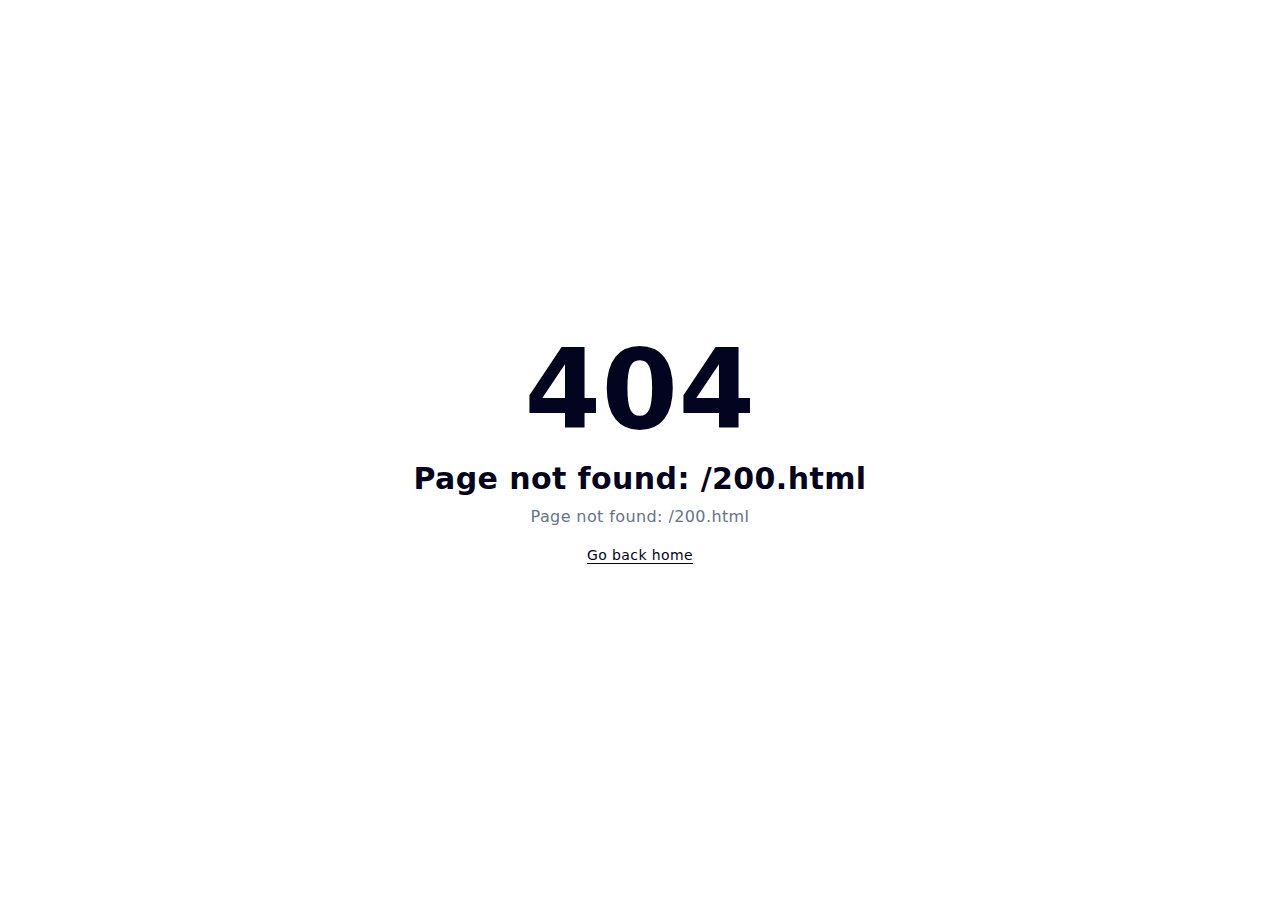
<file: 200.html>
<!DOCTYPE html><html><head><meta charset="utf-8"><meta name="viewport" content="width=device-width, initial-scale=1"><link rel="stylesheet" href="/_nuxt/entry.DI6uUDIE.css" crossorigin><link rel="modulepreload" as="script" crossorigin href="/_nuxt/CdLM33VE.js"><script type="module" src="/_nuxt/CdLM33VE.js" crossorigin></script></head><body><div id="__nuxt"></div><div id="teleports"></div><script>window.__NUXT__={};window.__NUXT__.config={public:{},app:{baseURL:"/",buildId:"a0bd6aec-17e4-4618-9e61-85268b3c378a",buildAssetsDir:"/_nuxt/",cdnURL:""}}</script><script type="application/json" data-nuxt-data="nuxt-app" data-ssr="false" id="__NUXT_DATA__">[{"prerenderedAt":1,"serverRendered":2},1766841088827,false]</script></body></html>
</file>
<file: _nuxt/entry.DI6uUDIE.css>
*,::backdrop,:after,:before{--tw-border-spacing-x:0;--tw-border-spacing-y:0;--tw-translate-x:0;--tw-translate-y:0;--tw-rotate:0;--tw-skew-x:0;--tw-skew-y:0;--tw-scale-x:1;--tw-scale-y:1;--tw-pan-x: ;--tw-pan-y: ;--tw-pinch-zoom: ;--tw-scroll-snap-strictness:proximity;--tw-gradient-from-position: ;--tw-gradient-via-position: ;--tw-gradient-to-position: ;--tw-ordinal: ;--tw-slashed-zero: ;--tw-numeric-figure: ;--tw-numeric-spacing: ;--tw-numeric-fraction: ;--tw-ring-inset: ;--tw-ring-offset-width:0px;--tw-ring-offset-color:#fff;--tw-ring-color:#3b82f680;--tw-ring-offset-shadow:0 0 #0000;--tw-ring-shadow:0 0 #0000;--tw-shadow:0 0 #0000;--tw-shadow-colored:0 0 #0000;--tw-blur: ;--tw-brightness: ;--tw-contrast: ;--tw-grayscale: ;--tw-hue-rotate: ;--tw-invert: ;--tw-saturate: ;--tw-sepia: ;--tw-drop-shadow: ;--tw-backdrop-blur: ;--tw-backdrop-brightness: ;--tw-backdrop-contrast: ;--tw-backdrop-grayscale: ;--tw-backdrop-hue-rotate: ;--tw-backdrop-invert: ;--tw-backdrop-opacity: ;--tw-backdrop-saturate: ;--tw-backdrop-sepia: ;--tw-contain-size: ;--tw-contain-layout: ;--tw-contain-paint: ;--tw-contain-style: }*,:after,:before{border:0 solid #e5e7eb;box-sizing:border-box}:after,:before{--tw-content:""}:host,html{line-height:1.5;-webkit-text-size-adjust:100%;font-family:ui-sans-serif,system-ui,sans-serif,Apple Color Emoji,Segoe UI Emoji,Segoe UI Symbol,Noto Color Emoji;font-feature-settings:normal;font-variation-settings:normal;tab-size:4;-webkit-tap-highlight-color:transparent}body{line-height:inherit;margin:0}hr{border-top-width:1px;color:inherit;height:0}abbr:where([title]){-webkit-text-decoration:underline dotted;text-decoration:underline dotted}h1,h2,h3,h4,h5,h6{font-size:inherit;font-weight:inherit}a{color:inherit;text-decoration:inherit}b,strong{font-weight:bolder}code,kbd,pre,samp{font-family:ui-monospace,SFMono-Regular,Menlo,Monaco,Consolas,Liberation Mono,Courier New,monospace;font-feature-settings:normal;font-size:1em;font-variation-settings:normal}small{font-size:80%}sub,sup{font-size:75%;line-height:0;position:relative;vertical-align:initial}sub{bottom:-.25em}sup{top:-.5em}table{border-collapse:collapse;border-color:inherit;text-indent:0}button,input,optgroup,select,textarea{color:inherit;font-family:inherit;font-feature-settings:inherit;font-size:100%;font-variation-settings:inherit;font-weight:inherit;letter-spacing:inherit;line-height:inherit;margin:0;padding:0}button,select{text-transform:none}button,input:where([type=button]),input:where([type=reset]),input:where([type=submit]){-webkit-appearance:button;background-color:initial;background-image:none}:-moz-focusring{outline:auto}:-moz-ui-invalid{box-shadow:none}progress{vertical-align:initial}::-webkit-inner-spin-button,::-webkit-outer-spin-button{height:auto}[type=search]{-webkit-appearance:textfield;outline-offset:-2px}::-webkit-search-decoration{-webkit-appearance:none}::-webkit-file-upload-button{-webkit-appearance:button;font:inherit}summary{display:list-item}blockquote,dd,dl,figure,h1,h2,h3,h4,h5,h6,hr,p,pre{margin:0}fieldset{margin:0}fieldset,legend{padding:0}menu,ol,ul{list-style:none;margin:0;padding:0}dialog{padding:0}textarea{resize:vertical}input::placeholder,textarea::placeholder{color:#9ca3af;opacity:1}[role=button],button{cursor:pointer}:disabled{cursor:default}audio,canvas,embed,iframe,img,object,svg,video{display:block;vertical-align:middle}img,video{height:auto;max-width:100%}[hidden]:where(:not([hidden=until-found])){display:none}.sr-only{height:1px;margin:-1px;overflow:hidden;padding:0;position:absolute;width:1px;clip:rect(0,0,0,0);border-width:0;white-space:nowrap}.pointer-events-none{pointer-events:none}.fixed{position:fixed}.absolute{position:absolute}.relative{position:relative}.sticky{position:sticky}.inset-0{inset:0}.bottom-20{bottom:5rem}.bottom-8{bottom:2rem}.left-0{left:0}.left-1\/2{left:50%}.left-10{left:2.5rem}.left-4{left:1rem}.right-0{right:0}.right-20{right:5rem}.right-4{right:1rem}.top-0{top:0}.top-1\/2{top:50%}.top-10{top:2.5rem}.top-4{top:1rem}.z-10{z-index:10}.z-20{z-index:20}.z-50{z-index:50}.z-\[2000\]{z-index:2000}.mx-auto{margin-left:auto;margin-right:auto}.-mr-2{margin-right:-.5rem}.mb-1{margin-bottom:.25rem}.mb-10{margin-bottom:2.5rem}.mb-12{margin-bottom:3rem}.mb-16{margin-bottom:4rem}.mb-2{margin-bottom:.5rem}.mb-3{margin-bottom:.75rem}.mb-4{margin-bottom:1rem}.mb-5{margin-bottom:1.25rem}.mb-6{margin-bottom:1.5rem}.mb-8{margin-bottom:2rem}.ml-1\.5{margin-left:.375rem}.ml-10{margin-left:2.5rem}.ml-2{margin-left:.5rem}.ml-4{margin-left:1rem}.mr-1\.5{margin-right:.375rem}.mr-2{margin-right:.5rem}.mt-1{margin-top:.25rem}.mt-12{margin-top:3rem}.mt-16{margin-top:4rem}.mt-2{margin-top:.5rem}.mt-3{margin-top:.75rem}.mt-4{margin-top:1rem}.mt-6{margin-top:1.5rem}.mt-8{margin-top:2rem}.line-clamp-3{display:-webkit-box;overflow:hidden;-webkit-box-orient:vertical;-webkit-line-clamp:3}.block{display:block}.inline-block{display:inline-block}.flex{display:flex}.inline-flex{display:inline-flex}.grid{display:grid}.hidden{display:none}.h-1\.5{height:.375rem}.h-10{height:2.5rem}.h-12{height:3rem}.h-16{height:4rem}.h-32{height:8rem}.h-4{height:1rem}.h-5{height:1.25rem}.h-52{height:13rem}.h-6{height:1.5rem}.h-64{height:16rem}.h-8{height:2rem}.h-96{height:24rem}.h-\[60vh\]{height:60vh}.h-full{height:100%}.max-h-0{max-height:0}.max-h-96{max-height:24rem}.min-h-\[1\.25rem\]{min-height:1.25rem}.min-h-\[300px\]{min-height:300px}.min-h-full{min-height:100%}.min-h-screen{min-height:100vh}.w-10{width:2.5rem}.w-12{width:3rem}.w-16{width:4rem}.w-32{width:8rem}.w-4{width:1rem}.w-5{width:1.25rem}.w-6{width:1.5rem}.w-64{width:16rem}.w-8{width:2rem}.w-96{width:24rem}.w-auto{width:auto}.w-fit{width:fit-content}.w-full{width:100%}.min-w-full{min-width:100%}.max-w-3xl{max-width:48rem}.max-w-4xl{max-width:56rem}.max-w-5xl{max-width:64rem}.max-w-7xl{max-width:80rem}.max-w-md{max-width:28rem}.flex-1{flex:1 1 0%}.flex-shrink-0,.shrink-0{flex-shrink:0}.flex-grow{flex-grow:1}.-translate-x-1\/2{--tw-translate-x:-50%}.-translate-x-1\/2,.-translate-y-1\/2{transform:translate(var(--tw-translate-x),var(--tw-translate-y)) rotate(var(--tw-rotate)) skew(var(--tw-skew-x)) skewY(var(--tw-skew-y)) scaleX(var(--tw-scale-x)) scaleY(var(--tw-scale-y))}.-translate-y-1\/2{--tw-translate-y:-50%}.translate-x-1\/2{--tw-translate-x:50%}.rotate-180,.translate-x-1\/2{transform:translate(var(--tw-translate-x),var(--tw-translate-y)) rotate(var(--tw-rotate)) skew(var(--tw-skew-x)) skewY(var(--tw-skew-y)) scaleX(var(--tw-scale-x)) scaleY(var(--tw-scale-y))}.rotate-180{--tw-rotate:180deg}.scale-100{--tw-scale-x:1;--tw-scale-y:1}.scale-100,.scale-110{transform:translate(var(--tw-translate-x),var(--tw-translate-y)) rotate(var(--tw-rotate)) skew(var(--tw-skew-x)) skewY(var(--tw-skew-y)) scaleX(var(--tw-scale-x)) scaleY(var(--tw-scale-y))}.scale-110{--tw-scale-x:1.1;--tw-scale-y:1.1}.scale-90{--tw-scale-x:.9;--tw-scale-y:.9}.scale-90,.scale-95{transform:translate(var(--tw-translate-x),var(--tw-translate-y)) rotate(var(--tw-rotate)) skew(var(--tw-skew-x)) skewY(var(--tw-skew-y)) scaleX(var(--tw-scale-x)) scaleY(var(--tw-scale-y))}.scale-95{--tw-scale-x:.95;--tw-scale-y:.95}.transform{transform:translate(var(--tw-translate-x),var(--tw-translate-y)) rotate(var(--tw-rotate)) skew(var(--tw-skew-x)) skewY(var(--tw-skew-y)) scaleX(var(--tw-scale-x)) scaleY(var(--tw-scale-y))}.grid-cols-1{grid-template-columns:repeat(1,minmax(0,1fr))}.flex-col{flex-direction:column}.flex-wrap{flex-wrap:wrap}.items-start{align-items:flex-start}.items-center{align-items:center}.items-baseline{align-items:baseline}.justify-center{justify-content:center}.justify-between{justify-content:space-between}.gap-1{gap:.25rem}.gap-2{gap:.5rem}.gap-3{gap:.75rem}.gap-4{gap:1rem}.gap-6{gap:1.5rem}.gap-8{gap:2rem}.space-x-1>:not([hidden])~:not([hidden]){--tw-space-x-reverse:0;margin-left:calc(.25rem*(1 - var(--tw-space-x-reverse)));margin-right:calc(.25rem*var(--tw-space-x-reverse))}.space-x-2>:not([hidden])~:not([hidden]){--tw-space-x-reverse:0;margin-left:calc(.5rem*(1 - var(--tw-space-x-reverse)));margin-right:calc(.5rem*var(--tw-space-x-reverse))}.space-y-1>:not([hidden])~:not([hidden]){--tw-space-y-reverse:0;margin-bottom:calc(.25rem*var(--tw-space-y-reverse));margin-top:calc(.25rem*(1 - var(--tw-space-y-reverse)))}.space-y-4>:not([hidden])~:not([hidden]){--tw-space-y-reverse:0;margin-bottom:calc(1rem*var(--tw-space-y-reverse));margin-top:calc(1rem*(1 - var(--tw-space-y-reverse)))}.space-y-6>:not([hidden])~:not([hidden]){--tw-space-y-reverse:0;margin-bottom:calc(1.5rem*var(--tw-space-y-reverse));margin-top:calc(1.5rem*(1 - var(--tw-space-y-reverse)))}.overflow-hidden{overflow:hidden}.overflow-y-auto{overflow-y:auto}.overflow-x-hidden{overflow-x:hidden}.whitespace-pre-line{white-space:pre-line}.rounded-2xl{border-radius:1rem}.rounded-full{border-radius:9999px}.rounded-lg{border-radius:.5rem}.rounded-md{border-radius:.375rem}.rounded-xl{border-radius:.75rem}.rounded-bl-full{border-bottom-left-radius:9999px}.border{border-width:1px}.border-4{border-width:4px}.border-b{border-bottom-width:1px}.border-b-2{border-bottom-width:2px}.border-l-4{border-left-width:4px}.border-t{border-top-width:1px}.border-t-4{border-top-width:4px}.border-dashed{border-style:dashed}.border-\[\#004d80\]{--tw-border-opacity:1;border-color:rgb(0 77 128/var(--tw-border-opacity,1))}.border-blue-100{--tw-border-opacity:1;border-color:rgb(219 234 254/var(--tw-border-opacity,1))}.border-blue-50{--tw-border-opacity:1;border-color:rgb(239 246 255/var(--tw-border-opacity,1))}.border-blue-500{--tw-border-opacity:1;border-color:rgb(59 130 246/var(--tw-border-opacity,1))}.border-blue-700{--tw-border-opacity:1;border-color:rgb(29 78 216/var(--tw-border-opacity,1))}.border-green-100{--tw-border-opacity:1;border-color:rgb(220 252 231/var(--tw-border-opacity,1))}.border-orange-100{--tw-border-opacity:1;border-color:rgb(255 237 213/var(--tw-border-opacity,1))}.border-orange-200{--tw-border-opacity:1;border-color:rgb(254 215 170/var(--tw-border-opacity,1))}.border-purple-100{--tw-border-opacity:1;border-color:rgb(243 232 255/var(--tw-border-opacity,1))}.border-purple-500{--tw-border-opacity:1;border-color:rgb(168 85 247/var(--tw-border-opacity,1))}.border-red-100{--tw-border-opacity:1;border-color:rgb(254 226 226/var(--tw-border-opacity,1))}.border-slate-100{--tw-border-opacity:1;border-color:rgb(241 245 249/var(--tw-border-opacity,1))}.border-slate-200{--tw-border-opacity:1;border-color:rgb(226 232 240/var(--tw-border-opacity,1))}.border-transparent{border-color:#0000}.border-white\/10{border-color:#ffffff1a}.border-white\/20{border-color:#fff3}.border-white\/30{border-color:#ffffff4d}.border-white\/50{border-color:#ffffff80}.bg-\[\#004d80\]{--tw-bg-opacity:1;background-color:rgb(0 77 128/var(--tw-bg-opacity,1))}.bg-\[\#004d80\]\/20{background-color:#004d8033}.bg-\[\#0d2252\]{--tw-bg-opacity:1;background-color:rgb(13 34 82/var(--tw-bg-opacity,1))}.bg-\[\#112D6D\]{--tw-bg-opacity:1;background-color:rgb(17 45 109/var(--tw-bg-opacity,1))}.bg-\[\#24292e\]{--tw-bg-opacity:1;background-color:rgb(36 41 46/var(--tw-bg-opacity,1))}.bg-\[\#28a745\]{--tw-bg-opacity:1;background-color:rgb(40 167 69/var(--tw-bg-opacity,1))}.bg-black\/10{background-color:#0000001a}.bg-black\/60{background-color:#0009}.bg-blue-100{--tw-bg-opacity:1;background-color:rgb(219 234 254/var(--tw-bg-opacity,1))}.bg-blue-200{--tw-bg-opacity:1;background-color:rgb(191 219 254/var(--tw-bg-opacity,1))}.bg-blue-500{--tw-bg-opacity:1;background-color:rgb(59 130 246/var(--tw-bg-opacity,1))}.bg-green-500{--tw-bg-opacity:1;background-color:rgb(34 197 94/var(--tw-bg-opacity,1))}.bg-orange-50{--tw-bg-opacity:1;background-color:rgb(255 247 237/var(--tw-bg-opacity,1))}.bg-orange-500{--tw-bg-opacity:1;background-color:rgb(249 115 22/var(--tw-bg-opacity,1))}.bg-purple-200{--tw-bg-opacity:1;background-color:rgb(233 213 255/var(--tw-bg-opacity,1))}.bg-purple-500{--tw-bg-opacity:1;background-color:rgb(168 85 247/var(--tw-bg-opacity,1))}.bg-red-50{--tw-bg-opacity:1;background-color:rgb(254 242 242/var(--tw-bg-opacity,1))}.bg-slate-100{--tw-bg-opacity:1;background-color:rgb(241 245 249/var(--tw-bg-opacity,1))}.bg-slate-50{--tw-bg-opacity:1;background-color:rgb(248 250 252/var(--tw-bg-opacity,1))}.bg-slate-900{--tw-bg-opacity:1;background-color:rgb(15 23 42/var(--tw-bg-opacity,1))}.bg-white{--tw-bg-opacity:1;background-color:rgb(255 255 255/var(--tw-bg-opacity,1))}.bg-white\/20{background-color:#fff3}.bg-white\/80{background-color:#fffc}.bg-white\/95{background-color:#fffffff2}.bg-\[url\(\'\/image\/logos\/logo\.png\'\)\]{background-image:url(../image/logos/logo.png)}.bg-gradient-to-b{background-image:linear-gradient(to bottom,var(--tw-gradient-stops))}.bg-gradient-to-br{background-image:linear-gradient(to bottom right,var(--tw-gradient-stops))}.bg-gradient-to-r{background-image:linear-gradient(to right,var(--tw-gradient-stops))}.from-\[\#004d80\]{--tw-gradient-from:#004d80 var(--tw-gradient-from-position);--tw-gradient-to:#004d8000 var(--tw-gradient-to-position);--tw-gradient-stops:var(--tw-gradient-from),var(--tw-gradient-to)}.from-amber-300{--tw-gradient-from:#fcd34d var(--tw-gradient-from-position);--tw-gradient-to:#fcd34d00 var(--tw-gradient-to-position);--tw-gradient-stops:var(--tw-gradient-from),var(--tw-gradient-to)}.from-blue-50{--tw-gradient-from:#eff6ff var(--tw-gradient-from-position);--tw-gradient-to:#eff6ff00 var(--tw-gradient-to-position);--tw-gradient-stops:var(--tw-gradient-from),var(--tw-gradient-to)}.from-blue-500{--tw-gradient-from:#3b82f6 var(--tw-gradient-from-position);--tw-gradient-to:#3b82f600 var(--tw-gradient-to-position);--tw-gradient-stops:var(--tw-gradient-from),var(--tw-gradient-to)}.from-blue-500\/10{--tw-gradient-from:#3b82f61a var(--tw-gradient-from-position);--tw-gradient-to:#3b82f600 var(--tw-gradient-to-position);--tw-gradient-stops:var(--tw-gradient-from),var(--tw-gradient-to)}.from-blue-600{--tw-gradient-from:#2563eb var(--tw-gradient-from-position);--tw-gradient-to:#2563eb00 var(--tw-gradient-to-position);--tw-gradient-stops:var(--tw-gradient-from),var(--tw-gradient-to)}.from-emerald-400{--tw-gradient-from:#34d399 var(--tw-gradient-from-position);--tw-gradient-to:#34d39900 var(--tw-gradient-to-position);--tw-gradient-stops:var(--tw-gradient-from),var(--tw-gradient-to)}.from-emerald-500{--tw-gradient-from:#10b981 var(--tw-gradient-from-position);--tw-gradient-to:#10b98100 var(--tw-gradient-to-position);--tw-gradient-stops:var(--tw-gradient-from),var(--tw-gradient-to)}.from-gray-900{--tw-gradient-from:#111827 var(--tw-gradient-from-position);--tw-gradient-to:#11182700 var(--tw-gradient-to-position);--tw-gradient-stops:var(--tw-gradient-from),var(--tw-gradient-to)}.from-green-50{--tw-gradient-from:#f0fdf4 var(--tw-gradient-from-position);--tw-gradient-to:#f0fdf400 var(--tw-gradient-to-position);--tw-gradient-stops:var(--tw-gradient-from),var(--tw-gradient-to)}.from-orange-50{--tw-gradient-from:#fff7ed var(--tw-gradient-from-position);--tw-gradient-to:#fff7ed00 var(--tw-gradient-to-position);--tw-gradient-stops:var(--tw-gradient-from),var(--tw-gradient-to)}.from-purple-50{--tw-gradient-from:#faf5ff var(--tw-gradient-from-position);--tw-gradient-to:#faf5ff00 var(--tw-gradient-to-position);--tw-gradient-stops:var(--tw-gradient-from),var(--tw-gradient-to)}.from-purple-500{--tw-gradient-from:#a855f7 var(--tw-gradient-from-position);--tw-gradient-to:#a855f700 var(--tw-gradient-to-position);--tw-gradient-stops:var(--tw-gradient-from),var(--tw-gradient-to)}.from-purple-500\/10{--tw-gradient-from:#a855f71a var(--tw-gradient-from-position);--tw-gradient-to:#a855f700 var(--tw-gradient-to-position);--tw-gradient-stops:var(--tw-gradient-from),var(--tw-gradient-to)}.from-purple-600{--tw-gradient-from:#9333ea var(--tw-gradient-from-position);--tw-gradient-to:#9333ea00 var(--tw-gradient-to-position);--tw-gradient-stops:var(--tw-gradient-from),var(--tw-gradient-to)}.from-rose-400{--tw-gradient-from:#fb7185 var(--tw-gradient-from-position);--tw-gradient-to:#fb718500 var(--tw-gradient-to-position);--tw-gradient-stops:var(--tw-gradient-from),var(--tw-gradient-to)}.from-sky-400{--tw-gradient-from:#38bdf8 var(--tw-gradient-from-position);--tw-gradient-to:#38bdf800 var(--tw-gradient-to-position);--tw-gradient-stops:var(--tw-gradient-from),var(--tw-gradient-to)}.from-slate-50{--tw-gradient-from:#f8fafc var(--tw-gradient-from-position);--tw-gradient-to:#f8fafc00 var(--tw-gradient-to-position);--tw-gradient-stops:var(--tw-gradient-from),var(--tw-gradient-to)}.from-violet-400{--tw-gradient-from:#a78bfa var(--tw-gradient-from-position);--tw-gradient-to:#a78bfa00 var(--tw-gradient-to-position);--tw-gradient-stops:var(--tw-gradient-from),var(--tw-gradient-to)}.to-blue-600{--tw-gradient-to:#2563eb var(--tw-gradient-to-position)}.to-blue-700{--tw-gradient-to:#1d4ed8 var(--tw-gradient-to-position)}.to-gray-800{--tw-gradient-to:#1f2937 var(--tw-gradient-to-position)}.to-green-600{--tw-gradient-to:#16a34a var(--tw-gradient-to-position)}.to-indigo-600{--tw-gradient-to:#4f46e5 var(--tw-gradient-to-position)}.to-orange-500{--tw-gradient-to:#f97316 var(--tw-gradient-to-position)}.to-pink-600{--tw-gradient-to:#db2777 var(--tw-gradient-to-position)}.to-purple-600{--tw-gradient-to:#9333ea var(--tw-gradient-to-position)}.to-purple-700{--tw-gradient-to:#7e22ce var(--tw-gradient-to-position)}.to-slate-50{--tw-gradient-to:#f8fafc var(--tw-gradient-to-position)}.to-teal-600{--tw-gradient-to:#0d9488 var(--tw-gradient-to-position)}.to-transparent{--tw-gradient-to:#0000 var(--tw-gradient-to-position)}.to-white{--tw-gradient-to:#fff var(--tw-gradient-to-position)}.bg-contain{background-size:contain}.bg-clip-text{-webkit-background-clip:text;background-clip:text}.bg-center{background-position:50%}.bg-no-repeat{background-repeat:no-repeat}.object-contain{object-fit:contain}.object-cover{object-fit:cover}.p-10{padding:2.5rem}.p-12{padding:3rem}.p-2{padding:.5rem}.p-4{padding:1rem}.p-5{padding:1.25rem}.p-6{padding:1.5rem}.p-8{padding:2rem}.px-2{padding-left:.5rem;padding-right:.5rem}.px-3{padding-left:.75rem;padding-right:.75rem}.px-4{padding-left:1rem;padding-right:1rem}.px-6{padding-left:1.5rem;padding-right:1.5rem}.px-8{padding-left:2rem;padding-right:2rem}.py-1{padding-bottom:.25rem;padding-top:.25rem}.py-1\.5{padding-bottom:.375rem;padding-top:.375rem}.py-2{padding-bottom:.5rem;padding-top:.5rem}.py-20{padding-bottom:5rem;padding-top:5rem}.py-3{padding-bottom:.75rem;padding-top:.75rem}.py-5{padding-bottom:1.25rem;padding-top:1.25rem}.py-6{padding-bottom:1.5rem;padding-top:1.5rem}.pb-1{padding-bottom:.25rem}.pb-3{padding-bottom:.75rem}.pb-6{padding-bottom:1.5rem}.pb-8{padding-bottom:2rem}.pl-4{padding-left:1rem}.pt-1{padding-top:.25rem}.pt-12{padding-top:3rem}.pt-2{padding-top:.5rem}.pt-4{padding-top:1rem}.pt-8{padding-top:2rem}.text-left{text-align:left}.text-center{text-align:center}.text-justify{text-align:justify}.align-middle{vertical-align:middle}.font-sans{font-family:ui-sans-serif,system-ui,sans-serif,Apple Color Emoji,Segoe UI Emoji,Segoe UI Symbol,Noto Color Emoji}.text-2xl{font-size:1.5rem;line-height:2rem}.text-3xl{font-size:1.875rem;line-height:2.25rem}.text-4xl{font-size:2.25rem;line-height:2.5rem}.text-base{font-size:1rem;line-height:1.5rem}.text-lg{font-size:1.125rem;line-height:1.75rem}.text-sm{font-size:.875rem;line-height:1.25rem}.text-xl{font-size:1.25rem;line-height:1.75rem}.text-xs{font-size:.75rem;line-height:1rem}.font-bold{font-weight:700}.font-extrabold{font-weight:800}.font-medium{font-weight:500}.font-semibold{font-weight:600}.leading-6{line-height:1.5rem}.leading-relaxed{line-height:1.625}.leading-snug{line-height:1.375}.leading-tight{line-height:1.25}.tracking-tight{letter-spacing:-.025em}.text-\[\#004d80\]{--tw-text-opacity:1;color:rgb(0 77 128/var(--tw-text-opacity,1))}.text-blue-100{--tw-text-opacity:1;color:rgb(219 234 254/var(--tw-text-opacity,1))}.text-blue-200{--tw-text-opacity:1;color:rgb(191 219 254/var(--tw-text-opacity,1))}.text-blue-500{--tw-text-opacity:1;color:rgb(59 130 246/var(--tw-text-opacity,1))}.text-blue-600{--tw-text-opacity:1;color:rgb(37 99 235/var(--tw-text-opacity,1))}.text-blue-800{--tw-text-opacity:1;color:rgb(30 64 175/var(--tw-text-opacity,1))}.text-gray-300{--tw-text-opacity:1;color:rgb(209 213 219/var(--tw-text-opacity,1))}.text-gray-900{--tw-text-opacity:1;color:rgb(17 24 39/var(--tw-text-opacity,1))}.text-orange-600{--tw-text-opacity:1;color:rgb(234 88 12/var(--tw-text-opacity,1))}.text-orange-800{--tw-text-opacity:1;color:rgb(154 52 18/var(--tw-text-opacity,1))}.text-purple-600{--tw-text-opacity:1;color:rgb(147 51 234/var(--tw-text-opacity,1))}.text-red-600{--tw-text-opacity:1;color:rgb(220 38 38/var(--tw-text-opacity,1))}.text-slate-400{--tw-text-opacity:1;color:rgb(148 163 184/var(--tw-text-opacity,1))}.text-slate-500{--tw-text-opacity:1;color:rgb(100 116 139/var(--tw-text-opacity,1))}.text-slate-600{--tw-text-opacity:1;color:rgb(71 85 105/var(--tw-text-opacity,1))}.text-slate-700{--tw-text-opacity:1;color:rgb(51 65 85/var(--tw-text-opacity,1))}.text-slate-800{--tw-text-opacity:1;color:rgb(30 41 59/var(--tw-text-opacity,1))}.text-slate-900{--tw-text-opacity:1;color:rgb(15 23 42/var(--tw-text-opacity,1))}.text-transparent{color:#0000}.text-white{--tw-text-opacity:1;color:rgb(255 255 255/var(--tw-text-opacity,1))}.opacity-0{opacity:0}.opacity-10{opacity:.1}.opacity-100{opacity:1}.opacity-30{opacity:.3}.opacity-5{opacity:.05}.opacity-50{opacity:.5}.mix-blend-multiply{mix-blend-mode:multiply}.shadow-lg{--tw-shadow:0 10px 15px -3px #0000001a,0 4px 6px -4px #0000001a;--tw-shadow-colored:0 10px 15px -3px var(--tw-shadow-color),0 4px 6px -4px var(--tw-shadow-color)}.shadow-lg,.shadow-md{box-shadow:var(--tw-ring-offset-shadow,0 0 #0000),var(--tw-ring-shadow,0 0 #0000),var(--tw-shadow)}.shadow-md{--tw-shadow:0 4px 6px -1px #0000001a,0 2px 4px -2px #0000001a;--tw-shadow-colored:0 4px 6px -1px var(--tw-shadow-color),0 2px 4px -2px var(--tw-shadow-color)}.shadow-sm{--tw-shadow:0 1px 2px 0 #0000000d;--tw-shadow-colored:0 1px 2px 0 var(--tw-shadow-color)}.shadow-sm,.shadow-xl{box-shadow:var(--tw-ring-offset-shadow,0 0 #0000),var(--tw-ring-shadow,0 0 #0000),var(--tw-shadow)}.shadow-xl{--tw-shadow:0 20px 25px -5px #0000001a,0 8px 10px -6px #0000001a;--tw-shadow-colored:0 20px 25px -5px var(--tw-shadow-color),0 8px 10px -6px var(--tw-shadow-color)}.blur-3xl{--tw-blur:blur(64px)}.blur-3xl,.brightness-50{filter:var(--tw-blur) var(--tw-brightness) var(--tw-contrast) var(--tw-grayscale) var(--tw-hue-rotate) var(--tw-invert) var(--tw-saturate) var(--tw-sepia) var(--tw-drop-shadow)}.brightness-50{--tw-brightness:brightness(.5)}.drop-shadow-2xl{--tw-drop-shadow:drop-shadow(0 25px 25px #00000026)}.drop-shadow-2xl,.filter{filter:var(--tw-blur) var(--tw-brightness) var(--tw-contrast) var(--tw-grayscale) var(--tw-hue-rotate) var(--tw-invert) var(--tw-saturate) var(--tw-sepia) var(--tw-drop-shadow)}.backdrop-blur-sm{--tw-backdrop-blur:blur(4px);-webkit-backdrop-filter:var(--tw-backdrop-blur) var(--tw-backdrop-brightness) var(--tw-backdrop-contrast) var(--tw-backdrop-grayscale) var(--tw-backdrop-hue-rotate) var(--tw-backdrop-invert) var(--tw-backdrop-opacity) var(--tw-backdrop-saturate) var(--tw-backdrop-sepia);backdrop-filter:var(--tw-backdrop-blur) var(--tw-backdrop-brightness) var(--tw-backdrop-contrast) var(--tw-backdrop-grayscale) var(--tw-backdrop-hue-rotate) var(--tw-backdrop-invert) var(--tw-backdrop-opacity) var(--tw-backdrop-saturate) var(--tw-backdrop-sepia)}.transition{transition-duration:.15s;transition-property:color,background-color,border-color,text-decoration-color,fill,stroke,opacity,box-shadow,transform,filter,backdrop-filter;transition-timing-function:cubic-bezier(.4,0,.2,1)}.transition-all{transition-duration:.15s;transition-property:all;transition-timing-function:cubic-bezier(.4,0,.2,1)}.transition-colors{transition-duration:.15s;transition-property:color,background-color,border-color,text-decoration-color,fill,stroke;transition-timing-function:cubic-bezier(.4,0,.2,1)}.transition-opacity{transition-duration:.15s;transition-property:opacity;transition-timing-function:cubic-bezier(.4,0,.2,1)}.transition-shadow{transition-duration:.15s;transition-property:box-shadow;transition-timing-function:cubic-bezier(.4,0,.2,1)}.transition-transform{transition-duration:.15s;transition-property:transform;transition-timing-function:cubic-bezier(.4,0,.2,1)}.duration-100{transition-duration:.1s}.duration-200{transition-duration:.2s}.duration-300{transition-duration:.3s}.duration-700{transition-duration:.7s}.duration-75{transition-duration:75ms}.ease-\[cubic-bezier\(0\.25\,0\.8\,0\.25\,1\)\]{transition-timing-function:cubic-bezier(.25,.8,.25,1)}.ease-in{transition-timing-function:cubic-bezier(.4,0,1,1)}.ease-in-out{transition-timing-function:cubic-bezier(.4,0,.2,1)}.ease-out{transition-timing-function:cubic-bezier(0,0,.2,1)}.selection\:bg-blue-200 ::selection{--tw-bg-opacity:1;background-color:rgb(191 219 254/var(--tw-bg-opacity,1))}.selection\:text-blue-900 ::selection{--tw-text-opacity:1;color:rgb(30 58 138/var(--tw-text-opacity,1))}.selection\:bg-blue-200::selection{--tw-bg-opacity:1;background-color:rgb(191 219 254/var(--tw-bg-opacity,1))}.selection\:text-blue-900::selection{--tw-text-opacity:1;color:rgb(30 58 138/var(--tw-text-opacity,1))}.after\:mx-auto:after{content:var(--tw-content);margin-left:auto;margin-right:auto}.after\:mt-2:after{content:var(--tw-content);margin-top:.5rem}.after\:block:after{content:var(--tw-content);display:block}.after\:h-1:after{content:var(--tw-content);height:.25rem}.after\:w-2\/3:after{content:var(--tw-content);width:66.666667%}.after\:bg-blue-500:after{content:var(--tw-content);--tw-bg-opacity:1;background-color:rgb(59 130 246/var(--tw-bg-opacity,1))}.after\:content-\[\'\'\]:after{--tw-content:"";content:var(--tw-content)}.hover\:-translate-y-0\.5:hover{--tw-translate-y:-.125rem}.hover\:-translate-y-0\.5:hover,.hover\:-translate-y-1:hover{transform:translate(var(--tw-translate-x),var(--tw-translate-y)) rotate(var(--tw-rotate)) skew(var(--tw-skew-x)) skewY(var(--tw-skew-y)) scaleX(var(--tw-scale-x)) scaleY(var(--tw-scale-y))}.hover\:-translate-y-1:hover{--tw-translate-y:-.25rem}.hover\:scale-105:hover{--tw-scale-x:1.05;--tw-scale-y:1.05}.hover\:scale-105:hover,.hover\:scale-\[1\.02\]:hover{transform:translate(var(--tw-translate-x),var(--tw-translate-y)) rotate(var(--tw-rotate)) skew(var(--tw-skew-x)) skewY(var(--tw-skew-y)) scaleX(var(--tw-scale-x)) scaleY(var(--tw-scale-y))}.hover\:scale-\[1\.02\]:hover{--tw-scale-x:1.02;--tw-scale-y:1.02}.hover\:border-blue-500:hover{--tw-border-opacity:1;border-color:rgb(59 130 246/var(--tw-border-opacity,1))}.hover\:bg-\[\#004d80\]\/50:hover{background-color:#004d8080}.hover\:bg-black\/30:hover{background-color:#0000004d}.hover\:bg-blue-50:hover{--tw-bg-opacity:1;background-color:rgb(239 246 255/var(--tw-bg-opacity,1))}.hover\:bg-blue-600:hover{--tw-bg-opacity:1;background-color:rgb(37 99 235/var(--tw-bg-opacity,1))}.hover\:bg-blue-700:hover{--tw-bg-opacity:1;background-color:rgb(29 78 216/var(--tw-bg-opacity,1))}.hover\:bg-gray-100:hover{--tw-bg-opacity:1;background-color:rgb(243 244 246/var(--tw-bg-opacity,1))}.hover\:bg-green-600:hover{--tw-bg-opacity:1;background-color:rgb(22 163 74/var(--tw-bg-opacity,1))}.hover\:bg-orange-600:hover{--tw-bg-opacity:1;background-color:rgb(234 88 12/var(--tw-bg-opacity,1))}.hover\:bg-slate-200:hover{--tw-bg-opacity:1;background-color:rgb(226 232 240/var(--tw-bg-opacity,1))}.hover\:bg-slate-800:hover{--tw-bg-opacity:1;background-color:rgb(30 41 59/var(--tw-bg-opacity,1))}.hover\:bg-white\/50:hover{background-color:#ffffff80}.hover\:text-blue-700:hover{--tw-text-opacity:1;color:rgb(29 78 216/var(--tw-text-opacity,1))}.hover\:text-slate-600:hover{--tw-text-opacity:1;color:rgb(71 85 105/var(--tw-text-opacity,1))}.hover\:text-white:hover{--tw-text-opacity:1;color:rgb(255 255 255/var(--tw-text-opacity,1))}.hover\:underline:hover{text-decoration-line:underline}.hover\:shadow-2xl:hover{--tw-shadow:0 25px 50px -12px #00000040;--tw-shadow-colored:0 25px 50px -12px var(--tw-shadow-color)}.hover\:shadow-2xl:hover,.hover\:shadow-lg:hover{box-shadow:var(--tw-ring-offset-shadow,0 0 #0000),var(--tw-ring-shadow,0 0 #0000),var(--tw-shadow)}.hover\:shadow-lg:hover{--tw-shadow:0 10px 15px -3px #0000001a,0 4px 6px -4px #0000001a;--tw-shadow-colored:0 10px 15px -3px var(--tw-shadow-color),0 4px 6px -4px var(--tw-shadow-color)}.hover\:shadow-md:hover{--tw-shadow:0 4px 6px -1px #0000001a,0 2px 4px -2px #0000001a;--tw-shadow-colored:0 4px 6px -1px var(--tw-shadow-color),0 2px 4px -2px var(--tw-shadow-color)}.hover\:shadow-md:hover,.hover\:shadow-xl:hover{box-shadow:var(--tw-ring-offset-shadow,0 0 #0000),var(--tw-ring-shadow,0 0 #0000),var(--tw-shadow)}.hover\:shadow-xl:hover{--tw-shadow:0 20px 25px -5px #0000001a,0 8px 10px -6px #0000001a;--tw-shadow-colored:0 20px 25px -5px var(--tw-shadow-color),0 8px 10px -6px var(--tw-shadow-color)}.focus\:outline-none:focus{outline:2px solid #0000;outline-offset:2px}.focus\:ring-2:focus{--tw-ring-offset-shadow:var(--tw-ring-inset) 0 0 0 var(--tw-ring-offset-width) var(--tw-ring-offset-color);--tw-ring-shadow:var(--tw-ring-inset) 0 0 0 calc(2px + var(--tw-ring-offset-width)) var(--tw-ring-color);box-shadow:var(--tw-ring-offset-shadow),var(--tw-ring-shadow),var(--tw-shadow,0 0 #0000)}.focus\:ring-white:focus{--tw-ring-opacity:1;--tw-ring-color:rgb(255 255 255/var(--tw-ring-opacity,1))}.focus\:ring-offset-2:focus{--tw-ring-offset-width:2px}.focus\:ring-offset-blue-800:focus{--tw-ring-offset-color:#1e40af}.focus-visible\:ring-2:focus-visible{--tw-ring-offset-shadow:var(--tw-ring-inset) 0 0 0 var(--tw-ring-offset-width) var(--tw-ring-offset-color);--tw-ring-shadow:var(--tw-ring-inset) 0 0 0 calc(2px + var(--tw-ring-offset-width)) var(--tw-ring-color);box-shadow:var(--tw-ring-offset-shadow),var(--tw-ring-shadow),var(--tw-shadow,0 0 #0000)}.focus-visible\:ring-green-500:focus-visible{--tw-ring-opacity:1;--tw-ring-color:rgb(34 197 94/var(--tw-ring-opacity,1))}.focus-visible\:ring-slate-500:focus-visible{--tw-ring-opacity:1;--tw-ring-color:rgb(100 116 139/var(--tw-ring-opacity,1))}.focus-visible\:ring-offset-2:focus-visible{--tw-ring-offset-width:2px}.group:hover .group-hover\:translate-x-1{--tw-translate-x:.25rem}.group:hover .group-hover\:scale-105,.group:hover .group-hover\:translate-x-1{transform:translate(var(--tw-translate-x),var(--tw-translate-y)) rotate(var(--tw-rotate)) skew(var(--tw-skew-x)) skewY(var(--tw-skew-y)) scaleX(var(--tw-scale-x)) scaleY(var(--tw-scale-y))}.group:hover .group-hover\:scale-105{--tw-scale-x:1.05;--tw-scale-y:1.05}.group:hover .group-hover\:scale-110{--tw-scale-x:1.1;--tw-scale-y:1.1;transform:translate(var(--tw-translate-x),var(--tw-translate-y)) rotate(var(--tw-rotate)) skew(var(--tw-skew-x)) skewY(var(--tw-skew-y)) scaleX(var(--tw-scale-x)) scaleY(var(--tw-scale-y))}.group:hover .group-hover\:border-blue-200{--tw-border-opacity:1;border-color:rgb(191 219 254/var(--tw-border-opacity,1))}.group:hover .group-hover\:text-\[\#004d80\]{--tw-text-opacity:1;color:rgb(0 77 128/var(--tw-text-opacity,1))}.group:hover .group-hover\:text-blue-600{--tw-text-opacity:1;color:rgb(37 99 235/var(--tw-text-opacity,1))}.group:hover .group-hover\:opacity-10{opacity:.1}@media(min-width:640px){.sm\:grid-cols-2{grid-template-columns:repeat(2,minmax(0,1fr))}.sm\:px-3{padding-left:.75rem;padding-right:.75rem}.sm\:px-6{padding-left:1.5rem;padding-right:1.5rem}.sm\:text-5xl{font-size:3rem;line-height:1}.sm\:text-lg{font-size:1.125rem;line-height:1.75rem}}@media(min-width:768px){.md\:block{display:block}.md\:hidden{display:none}.md\:h-10{height:2.5rem}.md\:h-\[70vh\]{height:70vh}.md\:w-10{width:2.5rem}.md\:max-w-3xl{max-width:48rem}.md\:scale-100{--tw-scale-x:1;--tw-scale-y:1;transform:translate(var(--tw-translate-x),var(--tw-translate-y)) rotate(var(--tw-rotate)) skew(var(--tw-skew-x)) skewY(var(--tw-skew-y)) scaleX(var(--tw-scale-x)) scaleY(var(--tw-scale-y))}.md\:grid-cols-2{grid-template-columns:repeat(2,minmax(0,1fr))}.md\:p-12{padding:3rem}.md\:text-6xl{font-size:3.75rem;line-height:1}.md\:text-lg{font-size:1.125rem;line-height:1.75rem}.md\:text-xl{font-size:1.25rem;line-height:1.75rem}}@media(min-width:1024px){.lg\:col-span-2{grid-column:span 2/span 2}.lg\:col-span-3{grid-column:span 3/span 3}.lg\:h-\[80vh\]{height:80vh}.lg\:grid-cols-3{grid-template-columns:repeat(3,minmax(0,1fr))}.lg\:grid-cols-4{grid-template-columns:repeat(4,minmax(0,1fr))}.lg\:grid-cols-5{grid-template-columns:repeat(5,minmax(0,1fr))}.lg\:p-12{padding:3rem}.lg\:px-8{padding-left:2rem;padding-right:2rem}}
</file>
